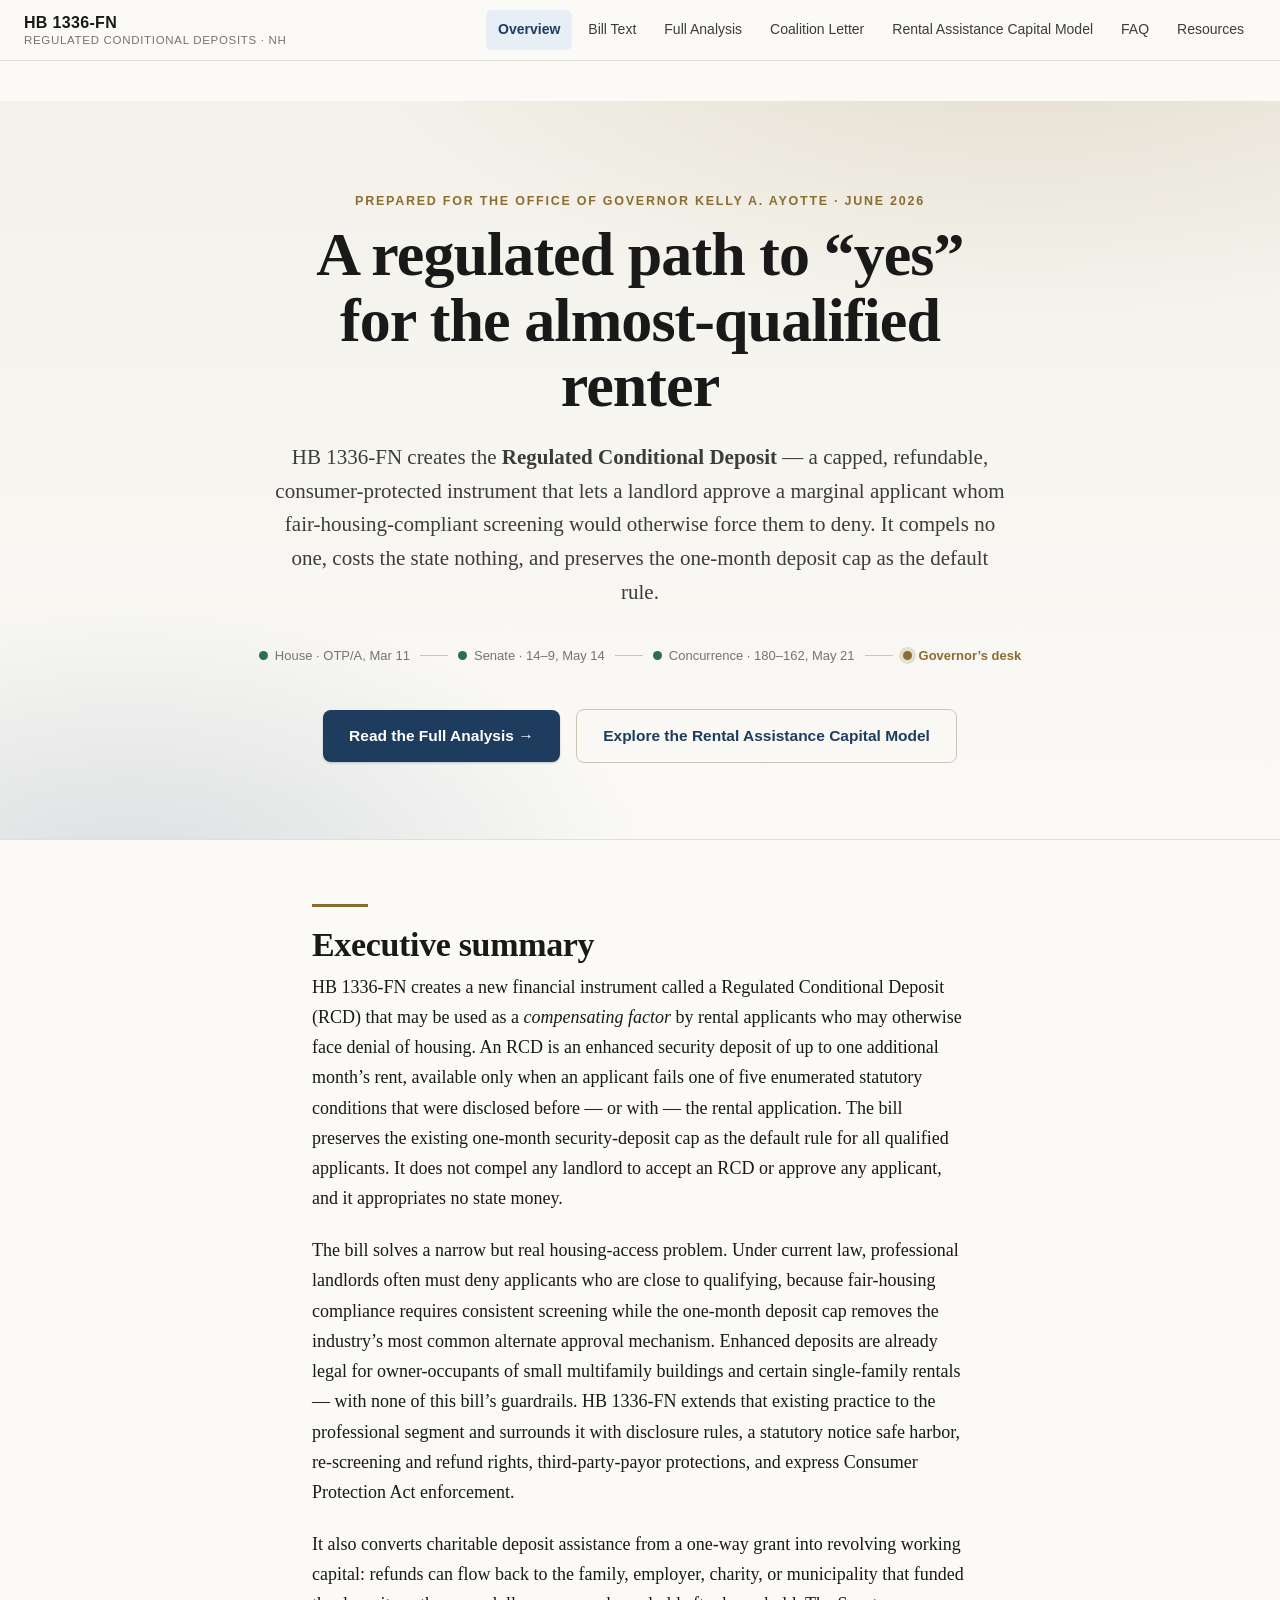
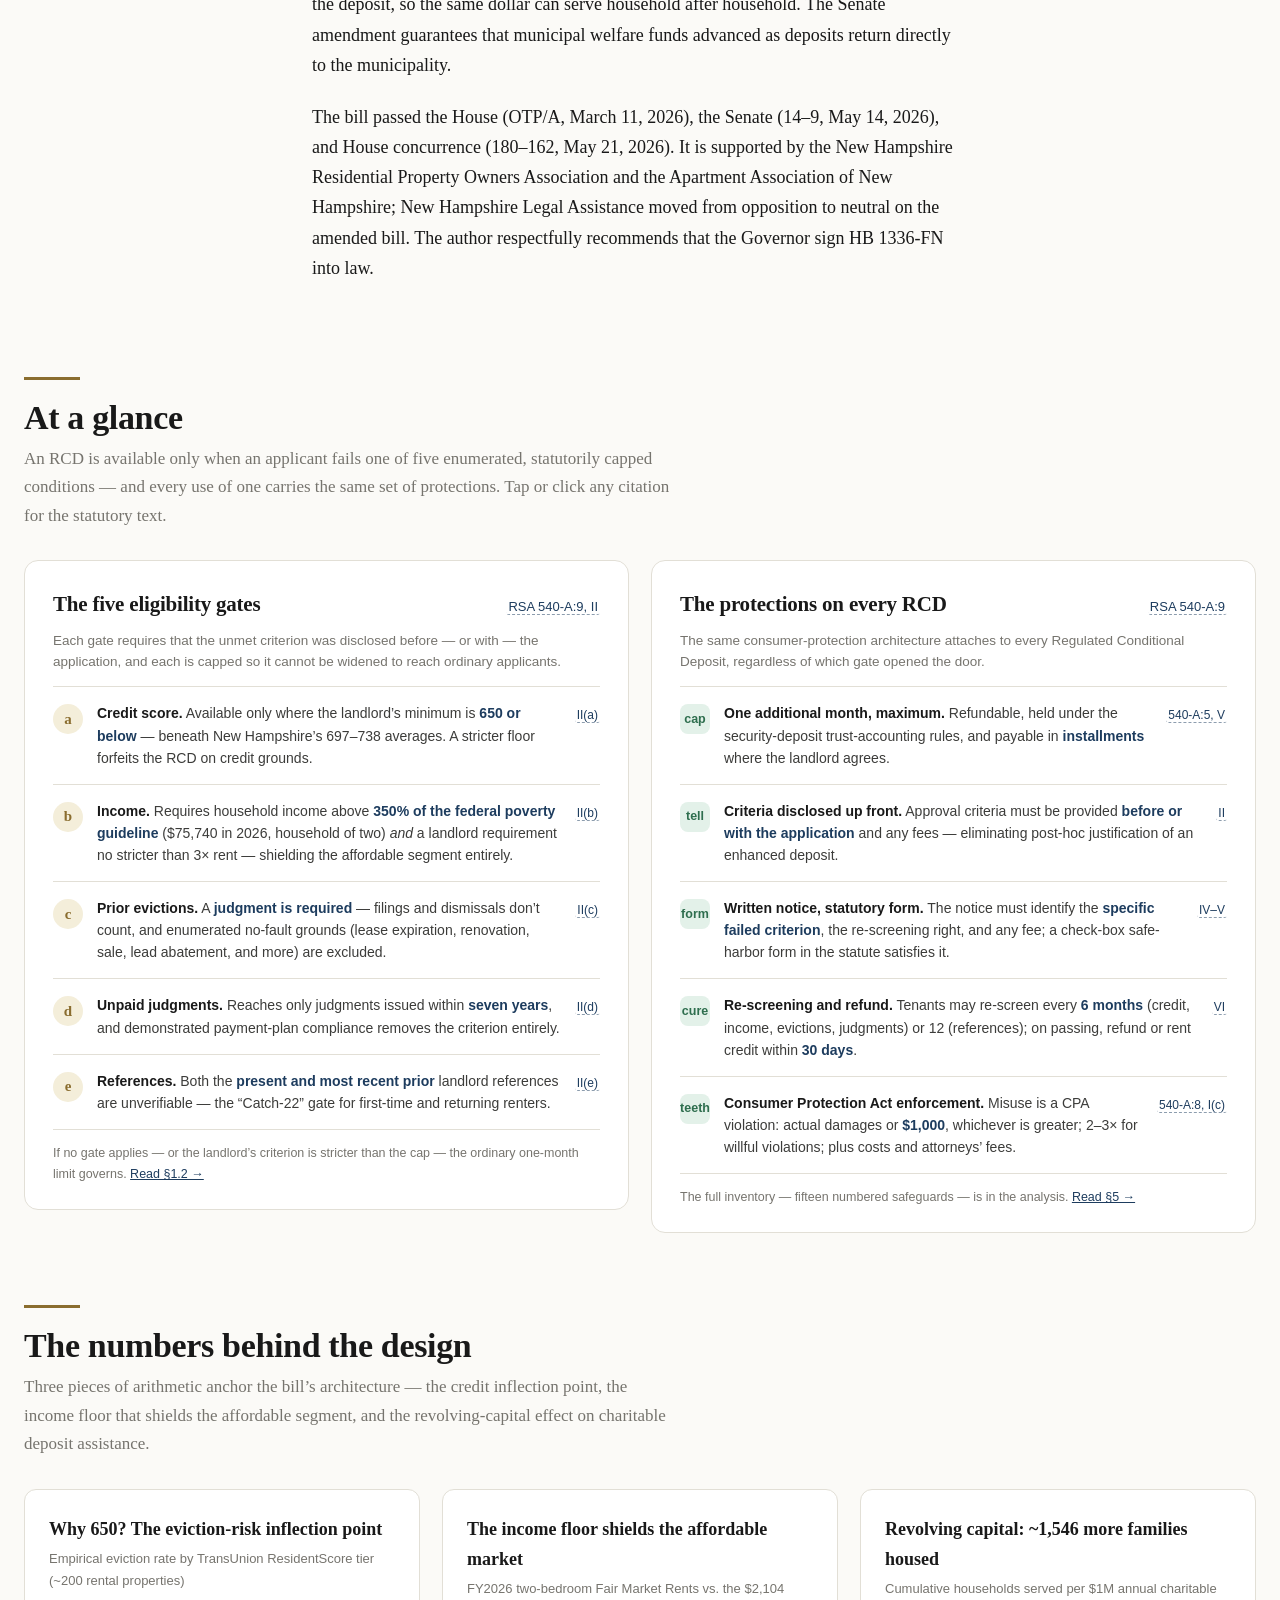
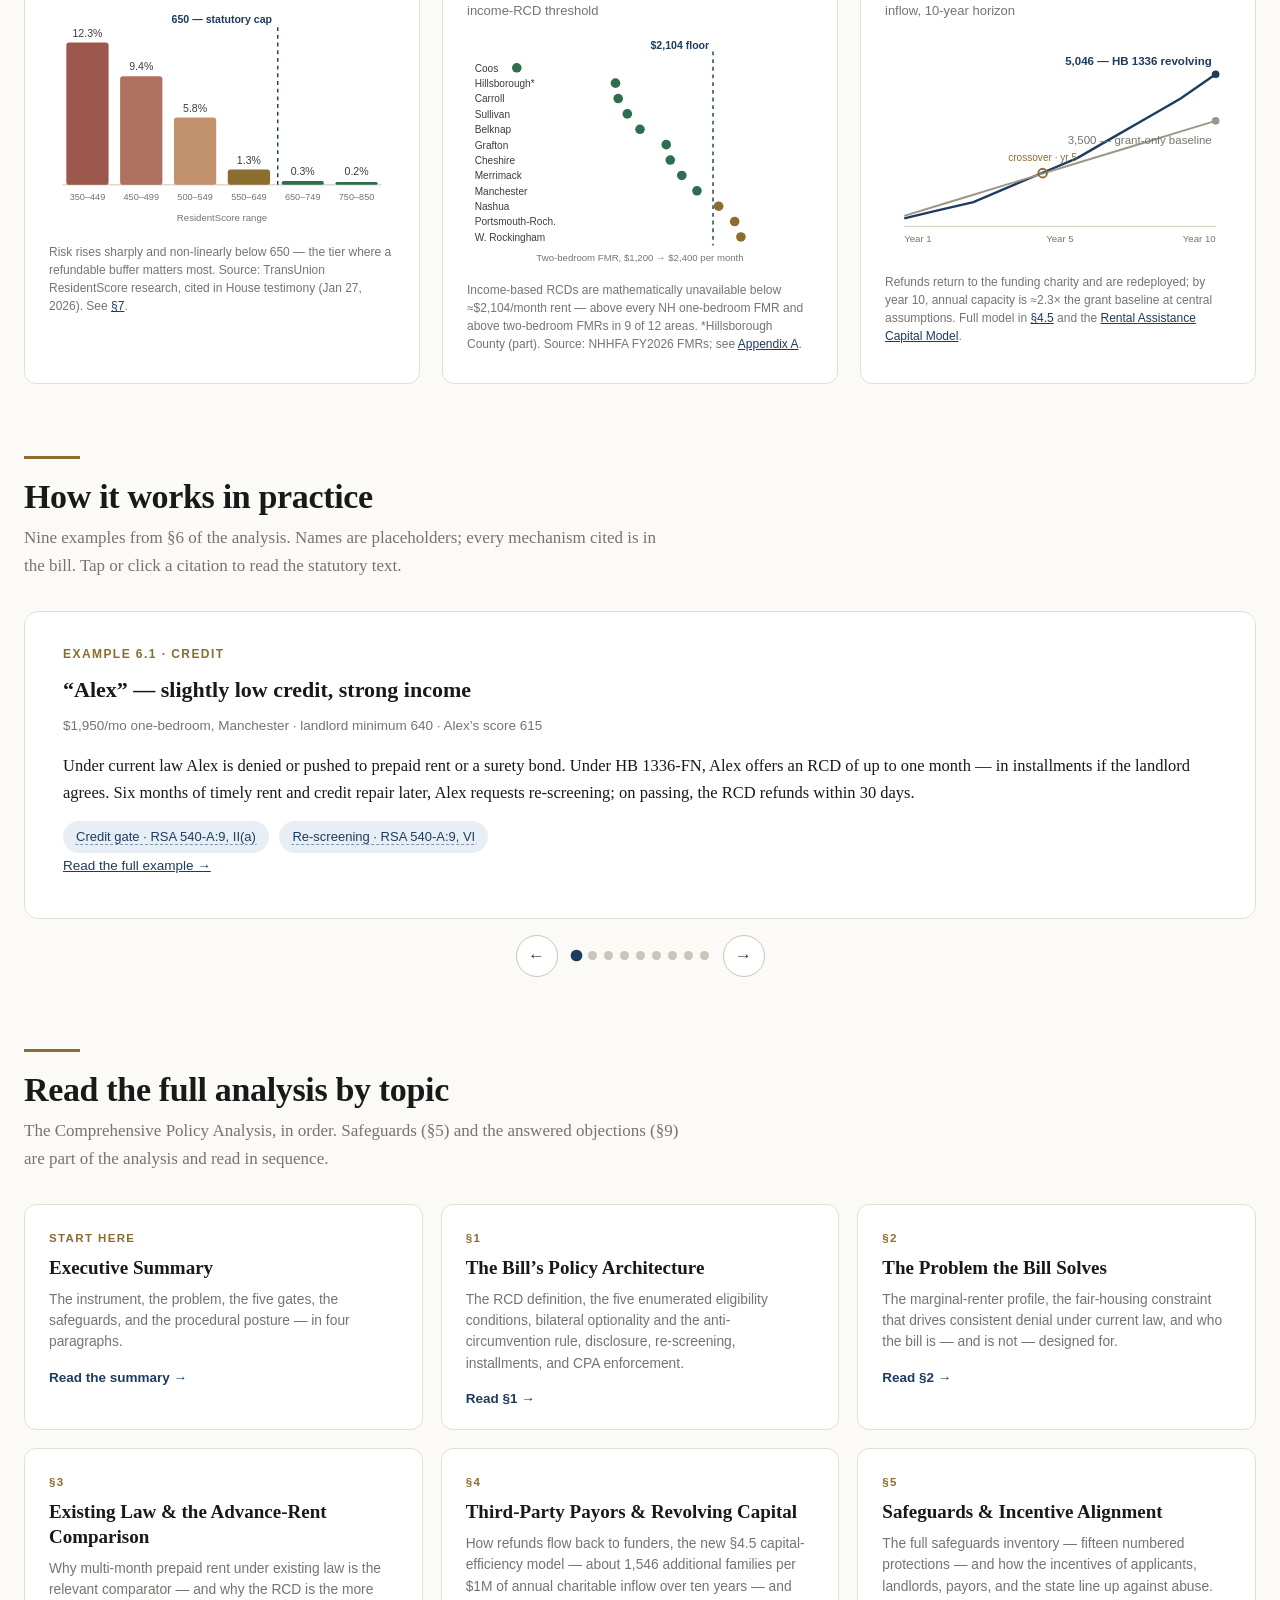
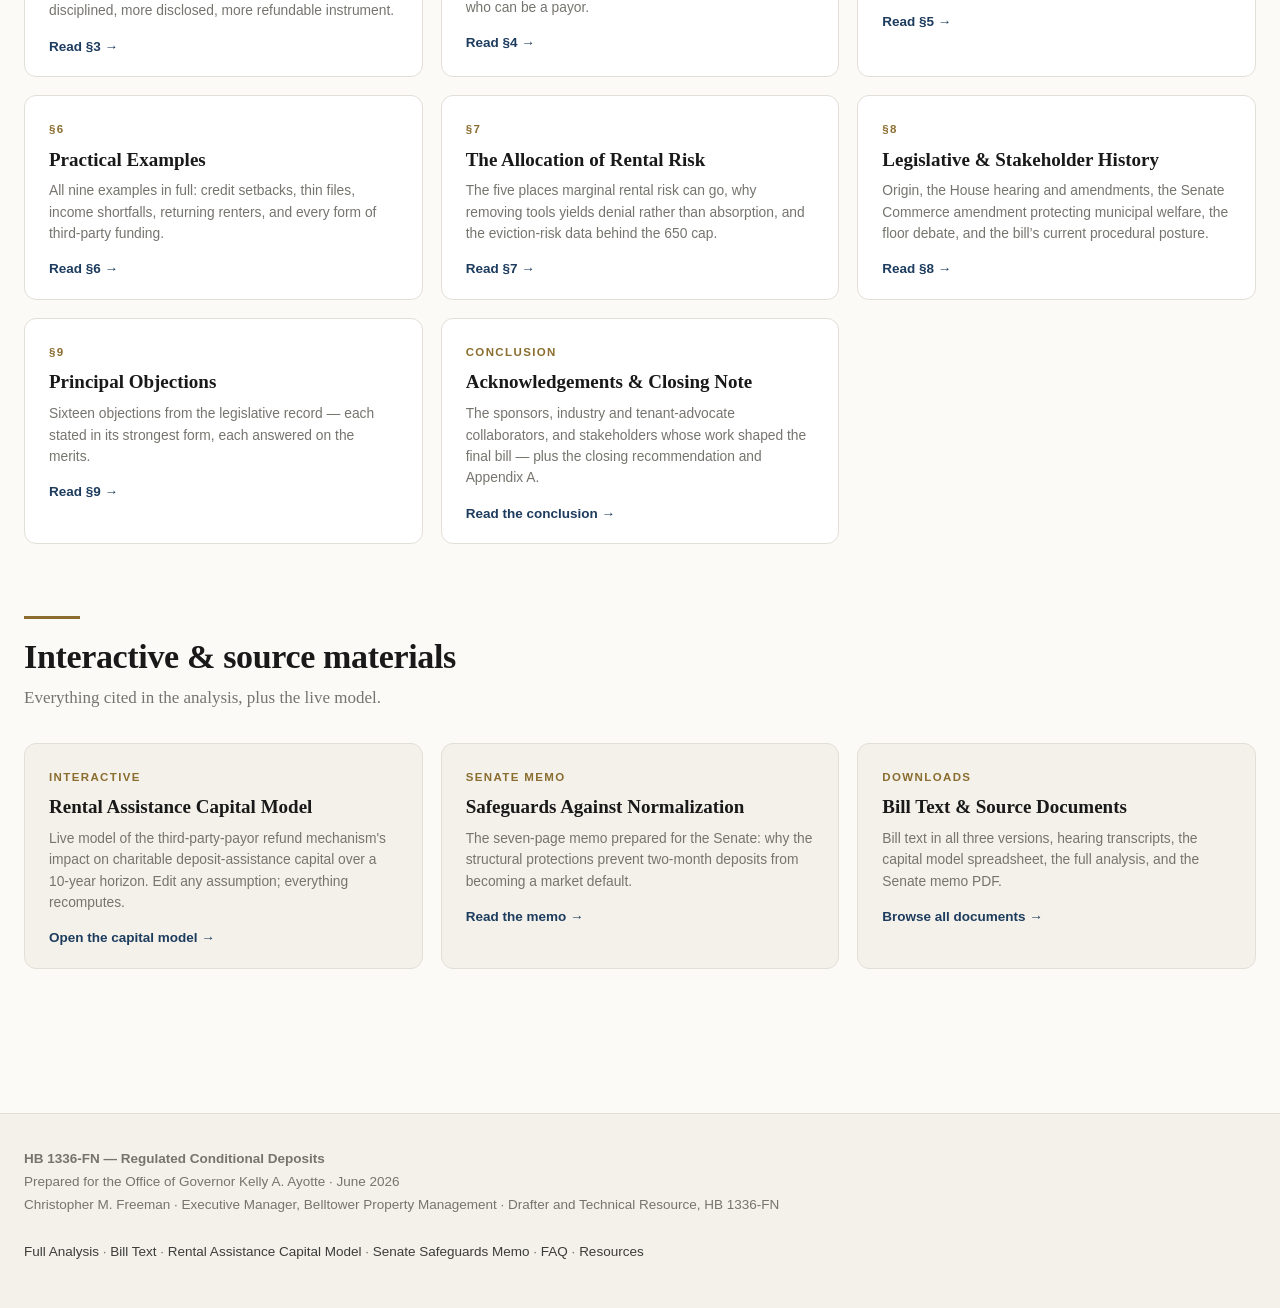
<file: index.html>
<!DOCTYPE html>
<html lang="en">
<head>
<meta charset="UTF-8">
<meta name="viewport" content="width=device-width, initial-scale=1.0">
<title>HB 1336-FN — Regulated Conditional Deposits</title>
<meta name="description" content="Comprehensive policy analysis of New Hampshire HB 1336-FN — Regulated Conditional Deposits — prepared for the Office of the Governor.">
<link rel="stylesheet" href="css/styles.css">
</head>
<body>

<header class="site-header">
  <div class="site-header-inner">
    <a class="site-title" href="index.html">
      HB 1336-FN
      <span class="sub">Regulated Conditional Deposits · NH</span>
    </a>
    <nav class="site-nav">
      <a href="index.html">Overview</a>
      <a href="billtext.html">Bill Text</a>
      <a href="analysis.html">Full Analysis</a>
      <a href="coalition-letter.html">Coalition Letter</a>
      <a href="calculator.html">Rental Assistance Capital Model</a>
      <a href="faq.html">FAQ</a>
      <a href="downloads.html">Resources</a>
    </nav>
  </div>
</header>

<main class="page">

<!-- ================= HERO ================= -->
<section class="hero">
  <p class="kicker reveal in">Prepared for the Office of Governor Kelly A. Ayotte · June 2026</p>
  <h1 class="reveal in reveal-d1">A regulated path to “yes” for the almost-qualified renter</h1>
  <p class="deck reveal in reveal-d2">
    HB 1336-FN creates the <strong>Regulated Conditional Deposit</strong> — a capped, refundable,
    consumer-protected instrument that lets a landlord approve a marginal applicant
    whom fair-housing-compliant screening would otherwise force them to deny.
    It compels no one, costs the state nothing, and preserves the one-month deposit cap as the default rule.
  </p>
  <div class="hero-status reveal in reveal-d3" aria-label="Bill status">
    <span class="step"><span class="dot"></span>House · OTP/A, Mar 11</span><span class="sep"></span>
    <span class="step"><span class="dot"></span>Senate · 14–9, May 14</span><span class="sep"></span>
    <span class="step"><span class="dot"></span>Concurrence · 180–162, May 21</span><span class="sep"></span>
    <span class="step pending"><span class="dot"></span>Governor’s desk</span>
  </div>
  <div class="reveal in reveal-d4">
    <a class="cta" href="analysis.html">Read the Full Analysis →</a>
    <a class="cta secondary" href="calculator.html">Explore the Rental Assistance Capital Model</a>
  </div>
</section>

<!-- ================= EXECUTIVE SUMMARY ================= -->
<section class="overview-section">
  <div class="exec-summary">
    <hr class="rule reveal">
    <h2 class="section-title reveal">Executive summary</h2>
    <p class="reveal">
      HB 1336-FN creates a new financial instrument called a Regulated Conditional Deposit (RCD) that may be
      used as a <em>compensating factor</em> by rental applicants who may otherwise face denial of housing.
      An RCD is an enhanced security deposit of up to one additional month’s rent, available only when an
      applicant fails one of five enumerated statutory conditions that were disclosed before — or with — the
      rental application. The bill preserves the existing one-month security-deposit cap as the default rule
      for all qualified applicants. It does not compel any landlord to accept an RCD or approve any applicant,
      and it appropriates no state money.
    </p>
    <p class="reveal">
      The bill solves a narrow but real housing-access problem. Under current law, professional landlords
      often must deny applicants who are close to qualifying, because fair-housing compliance requires
      consistent screening while the one-month deposit cap removes the industry’s most common alternate
      approval mechanism. Enhanced deposits are already legal for owner-occupants of small multifamily
      buildings and certain single-family rentals — with none of this bill’s guardrails. HB 1336-FN extends
      that existing practice to the professional segment and surrounds it with disclosure rules, a statutory
      notice safe harbor, re-screening and refund rights, third-party-payor protections, and express
      Consumer Protection Act enforcement.
    </p>
    <p class="reveal">
      It also converts charitable deposit assistance from a one-way grant into revolving working capital:
      refunds can flow back to the family, employer, charity, or municipality that funded the deposit, so the
      same dollar can serve household after household. The Senate amendment guarantees that municipal welfare
      funds advanced as deposits return directly to the municipality.
    </p>
    <p class="reveal">
      The bill passed the House (OTP/A, March 11, 2026), the Senate (14–9, May 14, 2026), and House concurrence
      (180–162, May 21, 2026). It is supported by the New Hampshire Residential Property Owners Association and
      the Apartment Association of New Hampshire; New Hampshire Legal Assistance moved from opposition to
      neutral on the amended bill. The author respectfully recommends that the Governor sign HB 1336-FN into law.
    </p>
  </div>
</section>

<!-- ================= AT A GLANCE ================= -->
<section class="overview-section">
  <hr class="rule reveal">
  <h2 class="section-title reveal">At a glance</h2>
  <p class="section-lede reveal">An RCD is available only when an applicant fails one of five enumerated, statutorily capped conditions — and every use of one carries the same set of protections. Tap or click any citation for the statutory text.</p>

  <div class="glance-grid">

    <div class="glance-panel reveal">
      <div class="glance-head">
        <h3>The five eligibility gates</h3>
        <span class="glance-cite"><a class="cite" data-statute="540-A:9" data-para="II" href="#">RSA 540-A:9, II</a></span>
      </div>
      <p class="glance-intro">Each gate requires that the unmet criterion was disclosed before — or with — the application, and each is capped so it cannot be widened to reach ordinary applicants.</p>
      <ul class="glance-rows">
        <li>
          <span class="g-badge">a</span>
          <div class="g-text"><strong>Credit score.</strong> Available only where the landlord’s minimum is <span class="g-key">650 or below</span> — beneath New Hampshire’s 697–738 averages. A stricter floor forfeits the RCD on credit grounds.</div>
          <span class="g-ref"><a class="cite" data-statute="540-A:9" data-para="II(a)" href="#">II(a)</a></span>
        </li>
        <li>
          <span class="g-badge">b</span>
          <div class="g-text"><strong>Income.</strong> Requires household income above <span class="g-key">350% of the federal poverty guideline</span> ($75,740 in 2026, household of two) <em>and</em> a landlord requirement no stricter than 3× rent — shielding the affordable segment entirely.</div>
          <span class="g-ref"><a class="cite" data-statute="540-A:9" data-para="II(b)" href="#">II(b)</a></span>
        </li>
        <li>
          <span class="g-badge">c</span>
          <div class="g-text"><strong>Prior evictions.</strong> A <span class="g-key">judgment is required</span> — filings and dismissals don’t count, and enumerated no-fault grounds (lease expiration, renovation, sale, lead abatement, and more) are excluded.</div>
          <span class="g-ref"><a class="cite" data-statute="540-A:9" data-para="II(c)" href="#">II(c)</a></span>
        </li>
        <li>
          <span class="g-badge">d</span>
          <div class="g-text"><strong>Unpaid judgments.</strong> Reaches only judgments issued within <span class="g-key">seven years</span>, and demonstrated payment-plan compliance removes the criterion entirely.</div>
          <span class="g-ref"><a class="cite" data-statute="540-A:9" data-para="II(d)" href="#">II(d)</a></span>
        </li>
        <li>
          <span class="g-badge">e</span>
          <div class="g-text"><strong>References.</strong> Both the <span class="g-key">present and most recent prior</span> landlord references are unverifiable — the “Catch-22” gate for first-time and returning renters.</div>
          <span class="g-ref"><a class="cite" data-statute="540-A:9" data-para="II(e)" href="#">II(e)</a></span>
        </li>
      </ul>
      <div class="glance-foot">If no gate applies — or the landlord’s criterion is stricter than the cap — the ordinary one-month limit governs. <a href="analysis.html#sec-1-2">Read §1.2 →</a></div>
    </div>

    <div class="glance-panel protections reveal reveal-d1">
      <div class="glance-head">
        <h3>The protections on every RCD</h3>
        <span class="glance-cite"><a class="cite" data-statute="540-A:9" data-para="" href="#">RSA 540-A:9</a></span>
      </div>
      <p class="glance-intro">The same consumer-protection architecture attaches to every Regulated Conditional Deposit, regardless of which gate opened the door.</p>
      <ul class="glance-rows">
        <li>
          <span class="g-badge">cap</span>
          <div class="g-text"><strong>One additional month, maximum.</strong> Refundable, held under the security-deposit trust-accounting rules, and payable in <span class="g-key">installments</span> where the landlord agrees.</div>
          <span class="g-ref"><a class="cite" data-statute="540-A:5" data-para="V" href="#">540-A:5, V</a></span>
        </li>
        <li>
          <span class="g-badge">tell</span>
          <div class="g-text"><strong>Criteria disclosed up front.</strong> Approval criteria must be provided <span class="g-key">before or with the application</span> and any fees — eliminating post-hoc justification of an enhanced deposit.</div>
          <span class="g-ref"><a class="cite" data-statute="540-A:9" data-para="II" href="#">II</a></span>
        </li>
        <li>
          <span class="g-badge">form</span>
          <div class="g-text"><strong>Written notice, statutory form.</strong> The notice must identify the <span class="g-key">specific failed criterion</span>, the re-screening right, and any fee; a check-box safe-harbor form in the statute satisfies it.</div>
          <span class="g-ref"><a class="cite" data-statute="540-A:9" data-para="IV" href="#">IV–V</a></span>
        </li>
        <li>
          <span class="g-badge">cure</span>
          <div class="g-text"><strong>Re-screening and refund.</strong> Tenants may re-screen every <span class="g-key">6 months</span> (credit, income, evictions, judgments) or 12 (references); on passing, refund or rent credit within <span class="g-key">30 days</span>.</div>
          <span class="g-ref"><a class="cite" data-statute="540-A:9" data-para="VI" href="#">VI</a></span>
        </li>
        <li>
          <span class="g-badge">teeth</span>
          <div class="g-text"><strong>Consumer Protection Act enforcement.</strong> Misuse is a CPA violation: actual damages or <span class="g-key">$1,000</span>, whichever is greater; 2–3× for willful violations; plus costs and attorneys’ fees.</div>
          <span class="g-ref"><a class="cite" data-statute="540-A:8" data-para="I(c)" href="#">540-A:8, I(c)</a></span>
        </li>
      </ul>
      <div class="glance-foot">The full inventory — fifteen numbered safeguards — is in the analysis. <a href="analysis.html#sec-5">Read §5 →</a></div>
    </div>

  </div>
</section>

<!-- ================= INFOGRAPHICS ================= -->
<section class="overview-section">
  <hr class="rule reveal">
  <h2 class="section-title reveal">The numbers behind the design</h2>
  <p class="section-lede reveal">Three pieces of arithmetic anchor the bill’s architecture — the credit inflection point, the income floor that shields the affordable segment, and the revolving-capital effect on charitable deposit assistance.</p>

  <div class="infographics">

    <!-- Chart 1: eviction risk by credit tier -->
    <div class="figure-card reveal">
      <h3>Why 650? The eviction-risk inflection point</h3>
      <p class="fig-sub">Empirical eviction rate by TransUnion ResidentScore tier (~200 rental properties)</p>
      <svg class="bar-anim" viewBox="0 0 360 232" role="img" aria-label="Bar chart of eviction rate by credit score tier, showing a sharp drop at 650">
        <line x1="14" y1="184" x2="346" y2="184" stroke="#c9c5b8" stroke-width="1"/>
        <rect class="bar" x="18"  y="36"  width="44" height="148" rx="3" fill="#8c3b2e" opacity=".85"/>
        <rect class="bar" x="74"  y="71"  width="44" height="113" rx="3" fill="#a05844" opacity=".85"/>
        <rect class="bar" x="130" y="114" width="44" height="70"  rx="3" fill="#b87f55" opacity=".85"/>
        <rect class="bar" x="186" y="168" width="44" height="16"  rx="3" fill="#8a6d2f"/>
        <rect class="bar" x="242" y="180" width="44" height="4"   rx="2" fill="#2e6e4e"/>
        <rect class="bar" x="298" y="181" width="44" height="3"   rx="2" fill="#2e6e4e"/>
        <line x1="238" y1="20" x2="238" y2="184" stroke="#1d3c5e" stroke-width="1.5" stroke-dasharray="4 4"/>
        <text x="232" y="16" font-size="11" font-weight="700" fill="#1d3c5e" text-anchor="end" font-family="sans-serif">650 — statutory cap</text>
        <text x="40"  y="30"  font-size="11" text-anchor="middle" fill="#3c3c3a" font-family="sans-serif">12.3%</text>
        <text x="96"  y="65"  font-size="11" text-anchor="middle" fill="#3c3c3a" font-family="sans-serif">9.4%</text>
        <text x="152" y="108" font-size="11" text-anchor="middle" fill="#3c3c3a" font-family="sans-serif">5.8%</text>
        <text x="208" y="162" font-size="11" text-anchor="middle" fill="#3c3c3a" font-family="sans-serif">1.3%</text>
        <text x="264" y="174" font-size="11" text-anchor="middle" fill="#3c3c3a" font-family="sans-serif">0.3%</text>
        <text x="320" y="174" font-size="11" text-anchor="middle" fill="#3c3c3a" font-family="sans-serif">0.2%</text>
        <text x="40"  y="200" font-size="9.5" text-anchor="middle" fill="#76746e" font-family="sans-serif">350–449</text>
        <text x="96"  y="200" font-size="9.5" text-anchor="middle" fill="#76746e" font-family="sans-serif">450–499</text>
        <text x="152" y="200" font-size="9.5" text-anchor="middle" fill="#76746e" font-family="sans-serif">500–549</text>
        <text x="208" y="200" font-size="9.5" text-anchor="middle" fill="#76746e" font-family="sans-serif">550–649</text>
        <text x="264" y="200" font-size="9.5" text-anchor="middle" fill="#76746e" font-family="sans-serif">650–749</text>
        <text x="320" y="200" font-size="9.5" text-anchor="middle" fill="#76746e" font-family="sans-serif">750–850</text>
        <text x="180" y="222" font-size="10" text-anchor="middle" fill="#76746e" font-family="sans-serif">ResidentScore range</text>
      </svg>
      <p class="fig-note">Risk rises sharply and non-linearly below 650 — the tier where a refundable buffer matters most. Source: TransUnion ResidentScore research, cited in House testimony (Jan 27, 2026). See <a href="analysis.html#sec-7">§7</a>.</p>
    </div>

    <!-- Chart 2: income floor dot plot -->
    <div class="figure-card reveal reveal-d1">
      <h3>The income floor shields the affordable market</h3>
      <p class="fig-sub">FY2026 two-bedroom Fair Market Rents vs. the $2,104 income-RCD threshold</p>
      <svg viewBox="0 0 360 240" role="img" aria-label="Dot plot of New Hampshire two-bedroom fair market rents against the $2,104 threshold; nine of twelve areas fall below it">
        <line x1="256" y1="14" x2="256" y2="216" stroke="#1d3c5e" stroke-width="1.5" stroke-dasharray="4 4"/>
        <text x="252" y="11" font-size="11" font-weight="700" fill="#1d3c5e" text-anchor="end" font-family="sans-serif">$2,104 floor</text>
        <g font-size="10.5" fill="#3c3c3a" font-family="sans-serif">
          <text x="8" y="35"  >Coos</text>           <circle cx="51.8"  cy="31"  r="5" fill="#2e6e4e"/>
          <text x="8" y="51"  >Hillsborough*</text>  <circle cx="154.5" cy="47"  r="5" fill="#2e6e4e"/>
          <text x="8" y="67"  >Carroll</text>        <circle cx="157.3" cy="63"  r="5" fill="#2e6e4e"/>
          <text x="8" y="83"  >Sullivan</text>       <circle cx="166.8" cy="79"  r="5" fill="#2e6e4e"/>
          <text x="8" y="99"  >Belknap</text>        <circle cx="180"   cy="95"  r="5" fill="#2e6e4e"/>
          <text x="8" y="115" >Grafton</text>        <circle cx="207.3" cy="111" r="5" fill="#2e6e4e"/>
          <text x="8" y="131" >Cheshire</text>       <circle cx="211.5" cy="127" r="5" fill="#2e6e4e"/>
          <text x="8" y="147" >Merrimack</text>      <circle cx="223.5" cy="143" r="5" fill="#2e6e4e"/>
          <text x="8" y="163" >Manchester</text>     <circle cx="239.3" cy="159" r="5" fill="#2e6e4e"/>
          <text x="8" y="179" >Nashua</text>         <circle cx="261.8" cy="175" r="5" fill="#8a6d2f"/>
          <text x="8" y="195" >Portsmouth-Roch.</text><circle cx="278.5" cy="191" r="5" fill="#8a6d2f"/>
          <text x="8" y="211" >W. Rockingham</text>  <circle cx="285"   cy="207" r="5" fill="#8a6d2f"/>
        </g>
        <text x="180" y="232" font-size="10" text-anchor="middle" fill="#76746e" font-family="sans-serif">Two-bedroom FMR, $1,200 → $2,400 per month</text>
      </svg>
      <p class="fig-note">Income-based RCDs are mathematically unavailable below ≈$2,104/month rent — above every NH one-bedroom FMR and above two-bedroom FMRs in 9 of 12 areas. *Hillsborough County (part). Source: NHHFA FY2026 FMRs; see <a href="analysis.html#sec-appendix-a">Appendix A</a>.</p>
    </div>

    <!-- Chart 3: revolving capital -->
    <div class="figure-card reveal reveal-d2">
      <h3>Revolving capital: ~1,546 more families housed</h3>
      <p class="fig-sub">Cumulative households served per $1M annual charitable inflow, 10-year horizon</p>
      <svg class="line-anim" viewBox="0 0 360 232" role="img" aria-label="Line chart comparing cumulative households served: revolving capital under HB 1336 versus a grant-only baseline">
        <line x1="20" y1="196" x2="344" y2="196" stroke="#c9c5b8" stroke-width="1"/>
        <path class="trace" d="M20,187.6 L56,179.1 L92,170.7 L128,155.4 L164,140.2 L200,125 L236,104.2 L272,83.5 L308,62.8 L344,37.7" fill="none" stroke="#1d3c5e" stroke-width="2.5"/>
        <path class="trace" d="M20,185 L56,174 L92,163.1 L128,152.1 L164,141.1 L200,130.1 L236,119.1 L272,108.2 L308,97.2 L344,86.2" fill="none" stroke="#9b9788" stroke-width="2" stroke-dasharray="5 5"/>
        <circle cx="344" cy="37.7" r="4" fill="#1d3c5e"/>
        <circle cx="344" cy="86.2" r="4" fill="#9b9788"/>
        <text x="340" y="28" font-size="12" font-weight="700" fill="#1d3c5e" text-anchor="end" font-family="sans-serif">5,046 — HB 1336 revolving</text>
        <text x="340" y="110" font-size="12" fill="#76746e" text-anchor="end" font-family="sans-serif">3,500 — grant-only baseline</text>
        <circle cx="164" cy="140.6" r="4.5" fill="none" stroke="#8a6d2f" stroke-width="2"/>
        <text x="164" y="128" font-size="10.5" fill="#8a6d2f" text-anchor="middle" font-family="sans-serif">crossover · yr 5</text>
        <text x="20"  y="212" font-size="10" fill="#76746e" font-family="sans-serif">Year 1</text>
        <text x="182" y="212" font-size="10" fill="#76746e" text-anchor="middle" font-family="sans-serif">Year 5</text>
        <text x="344" y="212" font-size="10" fill="#76746e" text-anchor="end" font-family="sans-serif">Year 10</text>
      </svg>
      <p class="fig-note">Refunds return to the funding charity and are redeployed; by year 10, annual capacity is ≈2.3× the grant baseline at central assumptions. Full model in <a href="analysis.html#sec-4-5">§4.5</a> and the <a href="calculator.html">Rental Assistance Capital Model</a>.</p>
    </div>

  </div>
</section>

<!-- ================= EXAMPLES CAROUSEL ================= -->
<section class="overview-section">
  <hr class="rule reveal">
  <h2 class="section-title reveal">How it works in practice</h2>
  <p class="section-lede reveal">Nine examples from §6 of the analysis. Names are placeholders; every mechanism cited is in the bill. Tap or click a citation to read the statutory text.</p>

  <div class="carousel reveal" aria-roledescription="carousel" aria-label="Practical examples">
    <div class="carousel-viewport">
      <div class="carousel-track">

        <div class="carousel-slide">
          <div class="eyebrow">Example 6.1 · Credit</div>
          <h3>“Alex” — slightly low credit, strong income</h3>
          <p class="tagline">$1,950/mo one-bedroom, Manchester · landlord minimum 640 · Alex’s score 615</p>
          <p>Under current law Alex is denied or pushed to prepaid rent or a surety bond. Under HB 1336-FN, Alex offers an RCD of up to one month — in installments if the landlord agrees. Six months of timely rent and credit repair later, Alex requests re-screening; on passing, the RCD refunds within 30 days.</p>
          <span class="mech"><a class="cite" data-statute="540-A:9" data-para="II(a)" href="#">Credit gate · RSA 540-A:9, II(a)</a></span>
          <span class="mech"><a class="cite" data-statute="540-A:9" data-para="VI" href="#">Re-screening · RSA 540-A:9, VI</a></span>
          <p class="more"><a href="analysis.html#sec-6-1">Read the full example →</a></p>
        </div>

        <div class="carousel-slide">
          <div class="eyebrow">Example 6.2 · References</div>
          <h3>“Brianna” — first-time renter, thin file</h3>
          <p class="tagline">$1,750/mo one-bedroom, Portsmouth · no score, no rental history · parent willing to help</p>
          <p>Brianna qualifies on the missing-references criterion. Her parent funds the RCD as a third-party payor, with written instructions that the refund returns to the parent. After twelve months of timely payment, the reference she lacked now exists — and the deposit flows back to her family.</p>
          <span class="mech"><a class="cite" data-statute="540-A:9" data-para="II(e)" href="#">References · RSA 540-A:9, II(e)</a></span>
          <span class="mech"><a class="cite" data-statute="540-A:7" data-para="I(b)" href="#">Third-party payor · RSA 540-A:7, I(b)</a></span>
          <p class="more"><a href="analysis.html#sec-6-2">Read the full example →</a></p>
        </div>

        <div class="carousel-slide">
          <div class="eyebrow">Example 6.3 · Income</div>
          <h3>“Carlos” — income just below the ratio</h3>
          <p class="tagline">$2,200/mo two-bedroom, Concord · needs $6,600/mo at 3× rent · earns $6,583</p>
          <p>Seventeen dollars a month short of the threshold, Carlos would simply be denied today. With his income above the 350% federal-poverty floor, he may offer an RCD on the income criterion — and recover it through re-screening when his income rises.</p>
          <span class="mech"><a class="cite" data-statute="540-A:9" data-para="II(b)" href="#">Income gate · RSA 540-A:9, II(b)</a></span>
          <p class="more"><a href="analysis.html#sec-6-3">Read the full example →</a></p>
        </div>

        <div class="carousel-slide">
          <div class="eyebrow">Example 6.4 · Returning renter</div>
          <h3>“Dana” — back to renting after homeownership</h3>
          <p class="tagline">$1,650/mo studio, Keene · sold her home 8 years ago · no recent landlord references</p>
          <p>Strong credit, comfortable income, no eviction history — and no way to verify references. The missing-references criterion gives Dana a path; after a year of timely payment, her new landlord is her reference and the RCD is refundable on request.</p>
          <span class="mech"><a class="cite" data-statute="540-A:9" data-para="II(e)" href="#">References · RSA 540-A:9, II(e)</a></span>
          <p class="more"><a href="analysis.html#sec-6-4">Read the full example →</a></p>
        </div>

        <div class="carousel-slide">
          <div class="eyebrow">Example 6.5 · Employer</div>
          <h3>“Eric” — relocating for a manufacturing job</h3>
          <p class="tagline">$1,800 RCD funded by his employer’s workforce-housing pool</p>
          <p>The employer funds new hires’ RCDs as a recyclable pool: refunds return after re-screening or move-out and fund the next hire. Eric pays first month, his deposit, and a small share; the pool covers the balance.</p>
          <span class="mech"><a class="cite" data-statute="540-A:7" data-para="I(b)" href="#">Third-party payor · RSA 540-A:7, I(b)</a></span>
          <p class="more"><a href="analysis.html#sec-6-5">Read the full example →</a></p>
        </div>

        <div class="carousel-slide">
          <div class="eyebrow">Example 6.6 · Charity</div>
          <h3>“Catherine” — exiting transitional housing</h3>
          <p class="tagline">Faith-based deposit-assistance fund, operating as revolving capital</p>
          <p>Under current law every grant permanently depletes the fund. Under HB 1336-FN the program funds Catherine’s RCD with written instructions that the refund return to the fund — capital that goes on to serve the next family.</p>
          <span class="mech"><a class="cite" data-statute="540-A:7" data-para="I(b)" href="#">Revolving refunds · RSA 540-A:7, I(b)</a></span>
          <p class="more"><a href="analysis.html#sec-6-6">Read the full example →</a></p>
        </div>

        <div class="carousel-slide">
          <div class="eyebrow">Example 6.7 · Municipality</div>
          <h3>“Grace” — assisted by town welfare</h3>
          <p class="tagline">Municipal welfare funds the standard deposit; Grace funds her own RCD in installments</p>
          <p>Under the Senate amendment, when the tenancy ends the refundable municipal deposit returns directly to the town — preserving the welfare budget — while Grace’s RCD returns to Grace.</p>
          <span class="mech"><a class="cite" data-statute="540-A:7" data-para="I(b)" href="#">Municipal safeguard · RSA 540-A:7, I(b)</a></span>
          <span class="mech"><a class="cite" data-statute="165" data-para="I" href="#">Municipal welfare · RSA 165</a></span>
          <p class="more"><a href="analysis.html#sec-6-7">Read the full example →</a></p>
        </div>

        <div class="carousel-slide">
          <div class="eyebrow">Example 6.8 · The off-ramp</div>
          <h3>“Henry” — cures his criterion, gets refunded</h3>
          <p class="tagline">Entered at 605 against a 630 minimum · twelve months later his score is 660</p>
          <p>Henry requests re-screening at his own expense (at cost, disclosed up front). The landlord verifies he now meets the standard criterion and must refund or credit the RCD within 30 days. Henry finishes the lease as a standard one-month-deposit tenant.</p>
          <span class="mech"><a class="cite" data-statute="540-A:9" data-para="VI" href="#">Refund right · RSA 540-A:9, VI</a></span>
          <p class="more"><a href="analysis.html#sec-6-8">Read the full example →</a></p>
        </div>

        <div class="carousel-slide">
          <div class="eyebrow">Example 6.9 · Blended funding</div>
          <h3>“Imani” — savings, an aunt, and a community fund</h3>
          <p class="tagline">Three sources fund one RCD, each with written refund instructions</p>
          <p>The bill’s sequencing rule protects the helpers: move-out deductions come first from Imani’s own funds, only then from third-party money. A clean tenancy returns each contribution to its source, in proportion.</p>
          <span class="mech"><a class="cite" data-statute="540-A:7" data-para="I(b)" href="#">Deduction sequencing · RSA 540-A:7, I(b)</a></span>
          <p class="more"><a href="analysis.html#sec-6-9">Read the full example →</a></p>
        </div>

      </div>
    </div>
    <div class="carousel-controls">
      <button class="carousel-btn" data-prev aria-label="Previous example">←</button>
      <div class="carousel-dots" role="tablist"></div>
      <button class="carousel-btn" data-next aria-label="Next example">→</button>
    </div>
  </div>
</section>

<!-- ================= TOPIC INDEX ================= -->
<section class="overview-section">
  <hr class="rule reveal">
  <h2 class="section-title reveal">Read the full analysis by topic</h2>
  <p class="section-lede reveal">The Comprehensive Policy Analysis, in order. Safeguards (§5) and the answered objections (§9) are part of the analysis and read in sequence.</p>

  <div class="cards">

    <a class="card reveal" href="analysis.html#sec-exec">
      <div class="card-eyebrow">Start here</div>
      <h3>Executive Summary</h3>
      <p>The instrument, the problem, the five gates, the safeguards, and the procedural posture — in four paragraphs.</p>
      <div class="arrow">Read the summary →</div>
    </a>

    <a class="card reveal" href="analysis.html#sec-1">
      <div class="card-eyebrow">§1</div>
      <h3>The Bill’s Policy Architecture</h3>
      <p>The RCD definition, the five enumerated eligibility conditions, bilateral optionality and the anti-circumvention rule, disclosure, re-screening, installments, and CPA enforcement.</p>
      <div class="arrow">Read §1 →</div>
    </a>

    <a class="card reveal" href="analysis.html#sec-2">
      <div class="card-eyebrow">§2</div>
      <h3>The Problem the Bill Solves</h3>
      <p>The marginal-renter profile, the fair-housing constraint that drives consistent denial under current law, and who the bill is — and is not — designed for.</p>
      <div class="arrow">Read §2 →</div>
    </a>

    <a class="card reveal" href="analysis.html#sec-3">
      <div class="card-eyebrow">§3</div>
      <h3>Existing Law &amp; the Advance-Rent Comparison</h3>
      <p>Why multi-month prepaid rent under existing law is the relevant comparator — and why the RCD is the more disciplined, more disclosed, more refundable instrument.</p>
      <div class="arrow">Read §3 →</div>
    </a>

    <a class="card reveal" href="analysis.html#sec-4">
      <div class="card-eyebrow">§4</div>
      <h3>Third-Party Payors &amp; Revolving Capital</h3>
      <p>How refunds flow back to funders, the new §4.5 capital-efficiency model — about 1,546 additional families per $1M of annual charitable inflow over ten years — and who can be a payor.</p>
      <div class="arrow">Read §4 →</div>
    </a>

    <a class="card reveal" href="analysis.html#sec-5">
      <div class="card-eyebrow">§5</div>
      <h3>Safeguards &amp; Incentive Alignment</h3>
      <p>The full safeguards inventory — fifteen numbered protections — and how the incentives of applicants, landlords, payors, and the state line up against abuse.</p>
      <div class="arrow">Read §5 →</div>
    </a>

    <a class="card reveal" href="analysis.html#sec-6">
      <div class="card-eyebrow">§6</div>
      <h3>Practical Examples</h3>
      <p>All nine examples in full: credit setbacks, thin files, income shortfalls, returning renters, and every form of third-party funding.</p>
      <div class="arrow">Read §6 →</div>
    </a>

    <a class="card reveal" href="analysis.html#sec-7">
      <div class="card-eyebrow">§7</div>
      <h3>The Allocation of Rental Risk</h3>
      <p>The five places marginal rental risk can go, why removing tools yields denial rather than absorption, and the eviction-risk data behind the 650 cap.</p>
      <div class="arrow">Read §7 →</div>
    </a>

    <a class="card reveal" href="analysis.html#sec-8">
      <div class="card-eyebrow">§8</div>
      <h3>Legislative &amp; Stakeholder History</h3>
      <p>Origin, the House hearing and amendments, the Senate Commerce amendment protecting municipal welfare, the floor debate, and the bill’s current procedural posture.</p>
      <div class="arrow">Read §8 →</div>
    </a>

    <a class="card reveal" href="analysis.html#sec-9">
      <div class="card-eyebrow">§9</div>
      <h3>Principal Objections</h3>
      <p>Sixteen objections from the legislative record — each stated in its strongest form, each answered on the merits.</p>
      <div class="arrow">Read §9 →</div>
    </a>

    <a class="card reveal" href="analysis.html#sec-ack">
      <div class="card-eyebrow">Conclusion</div>
      <h3>Acknowledgements &amp; Closing Note</h3>
      <p>The sponsors, industry and tenant-advocate collaborators, and stakeholders whose work shaped the final bill — plus the closing recommendation and Appendix A.</p>
      <div class="arrow">Read the conclusion →</div>
    </a>

  </div>
</section>

<!-- ================= RESOURCES ================= -->
<section class="overview-section">
  <hr class="rule reveal">
  <h2 class="section-title reveal">Interactive &amp; source materials</h2>
  <p class="section-lede reveal">Everything cited in the analysis, plus the live model.</p>

  <div class="cards">
    <a class="card resource reveal" href="calculator.html">
      <div class="card-eyebrow">Interactive</div>
      <h3>Rental Assistance Capital Model</h3>
      <p>Live model of the third-party-payor refund mechanism's impact on charitable deposit-assistance capital over a 10-year horizon. Edit any assumption; everything recomputes.</p>
      <div class="arrow">Open the capital model →</div>
    </a>

    <a class="card resource reveal" href="safeguards.html">
      <div class="card-eyebrow">Senate memo</div>
      <h3>Safeguards Against Normalization</h3>
      <p>The seven-page memo prepared for the Senate: why the structural protections prevent two-month deposits from becoming a market default.</p>
      <div class="arrow">Read the memo →</div>
    </a>

    <a class="card resource reveal" href="downloads.html">
      <div class="card-eyebrow">Downloads</div>
      <h3>Bill Text &amp; Source Documents</h3>
      <p>Bill text in all three versions, hearing transcripts, the capital model spreadsheet, the full analysis, and the Senate memo PDF.</p>
      <div class="arrow">Browse all documents →</div>
    </a>
  </div>
</section>

</main>

<footer class="site-footer">
  <div class="site-footer-inner">
    <div>
      <strong>HB 1336-FN — Regulated Conditional Deposits</strong><br>
      Prepared for the Office of Governor Kelly A. Ayotte · June 2026<br>
      Christopher M. Freeman · Executive Manager, Belltower Property Management · Drafter and Technical Resource, HB 1336-FN
    </div>
    <div>
      <a href="analysis.html">Full Analysis</a> ·
      <a href="billtext.html">Bill Text</a> ·
      <a href="calculator.html">Rental Assistance Capital Model</a> ·
      <a href="safeguards.html">Senate Safeguards Memo</a> ·
      <a href="faq.html">FAQ</a> ·
      <a href="downloads.html">Resources</a>
    </div>
  </div>
</footer>

<script src="js/statutes.js"></script>
<script src="js/app.js"></script>
</body>
</html>
</file>
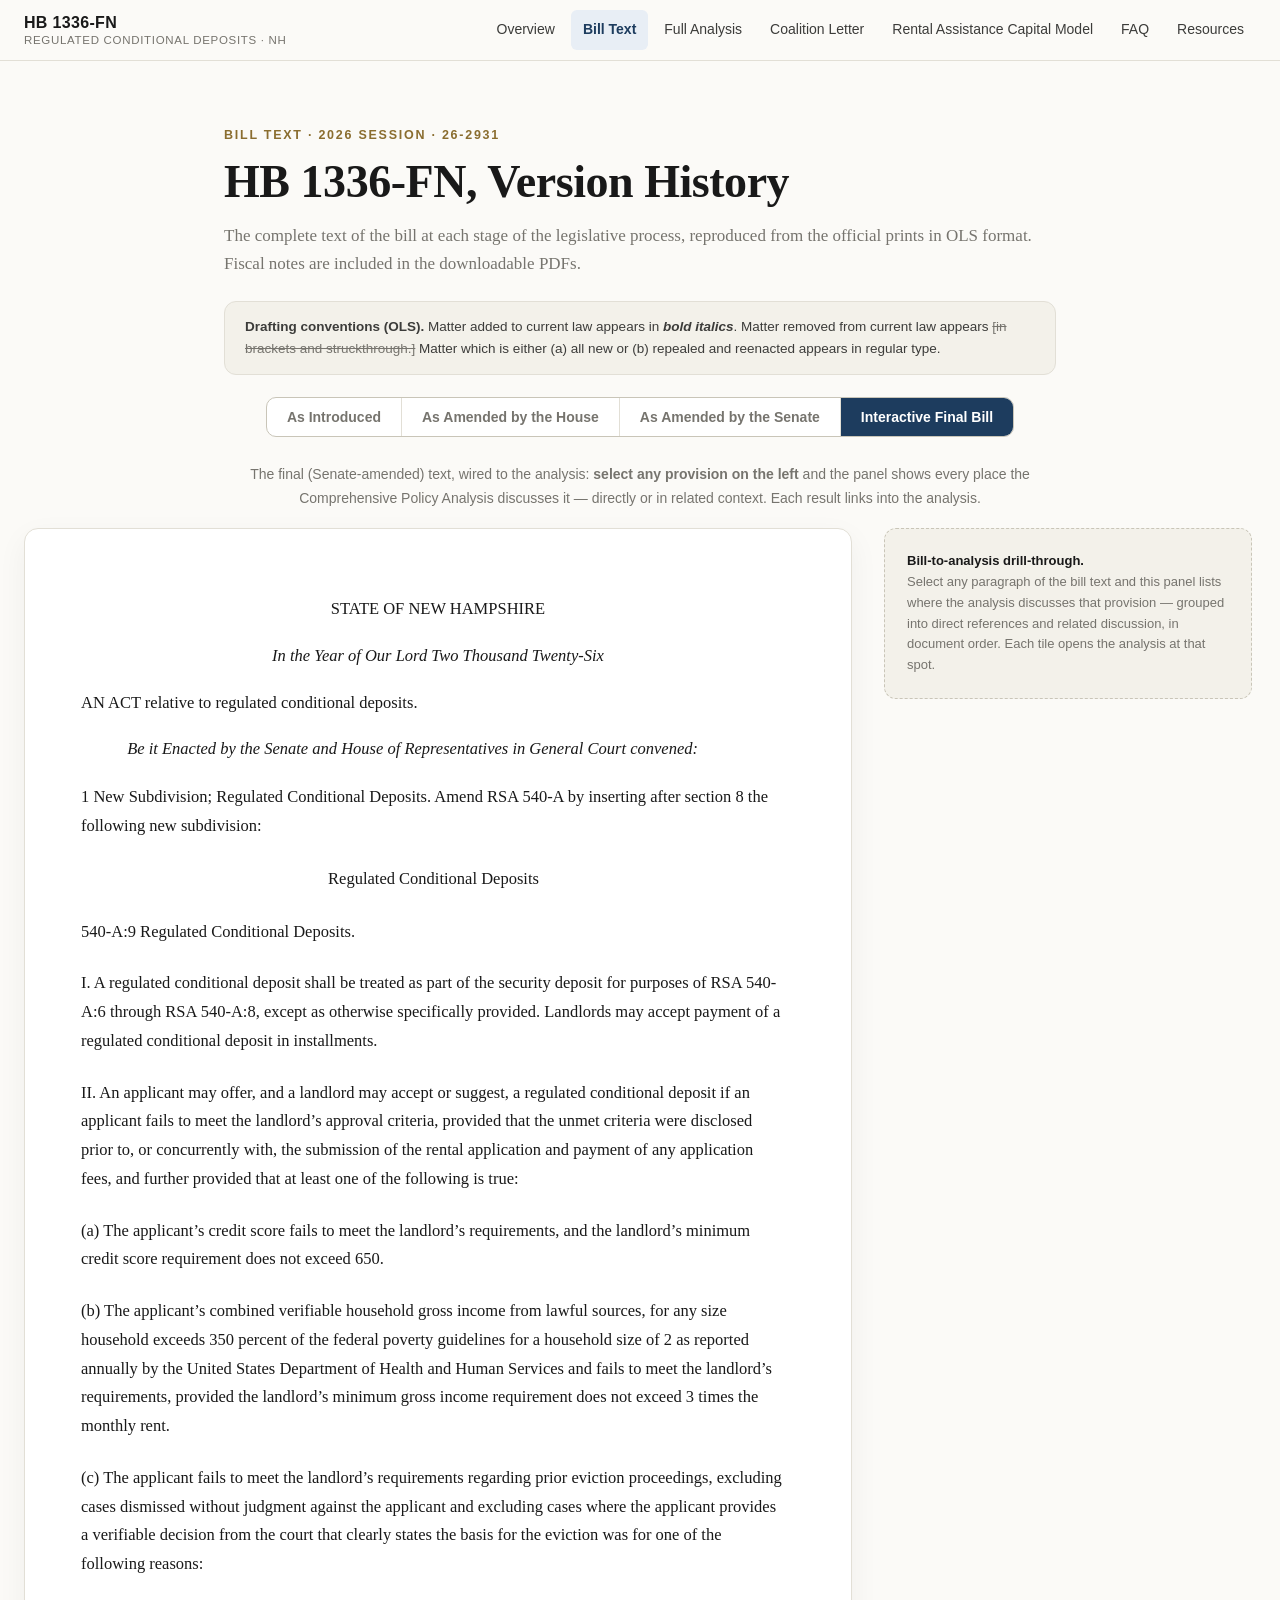
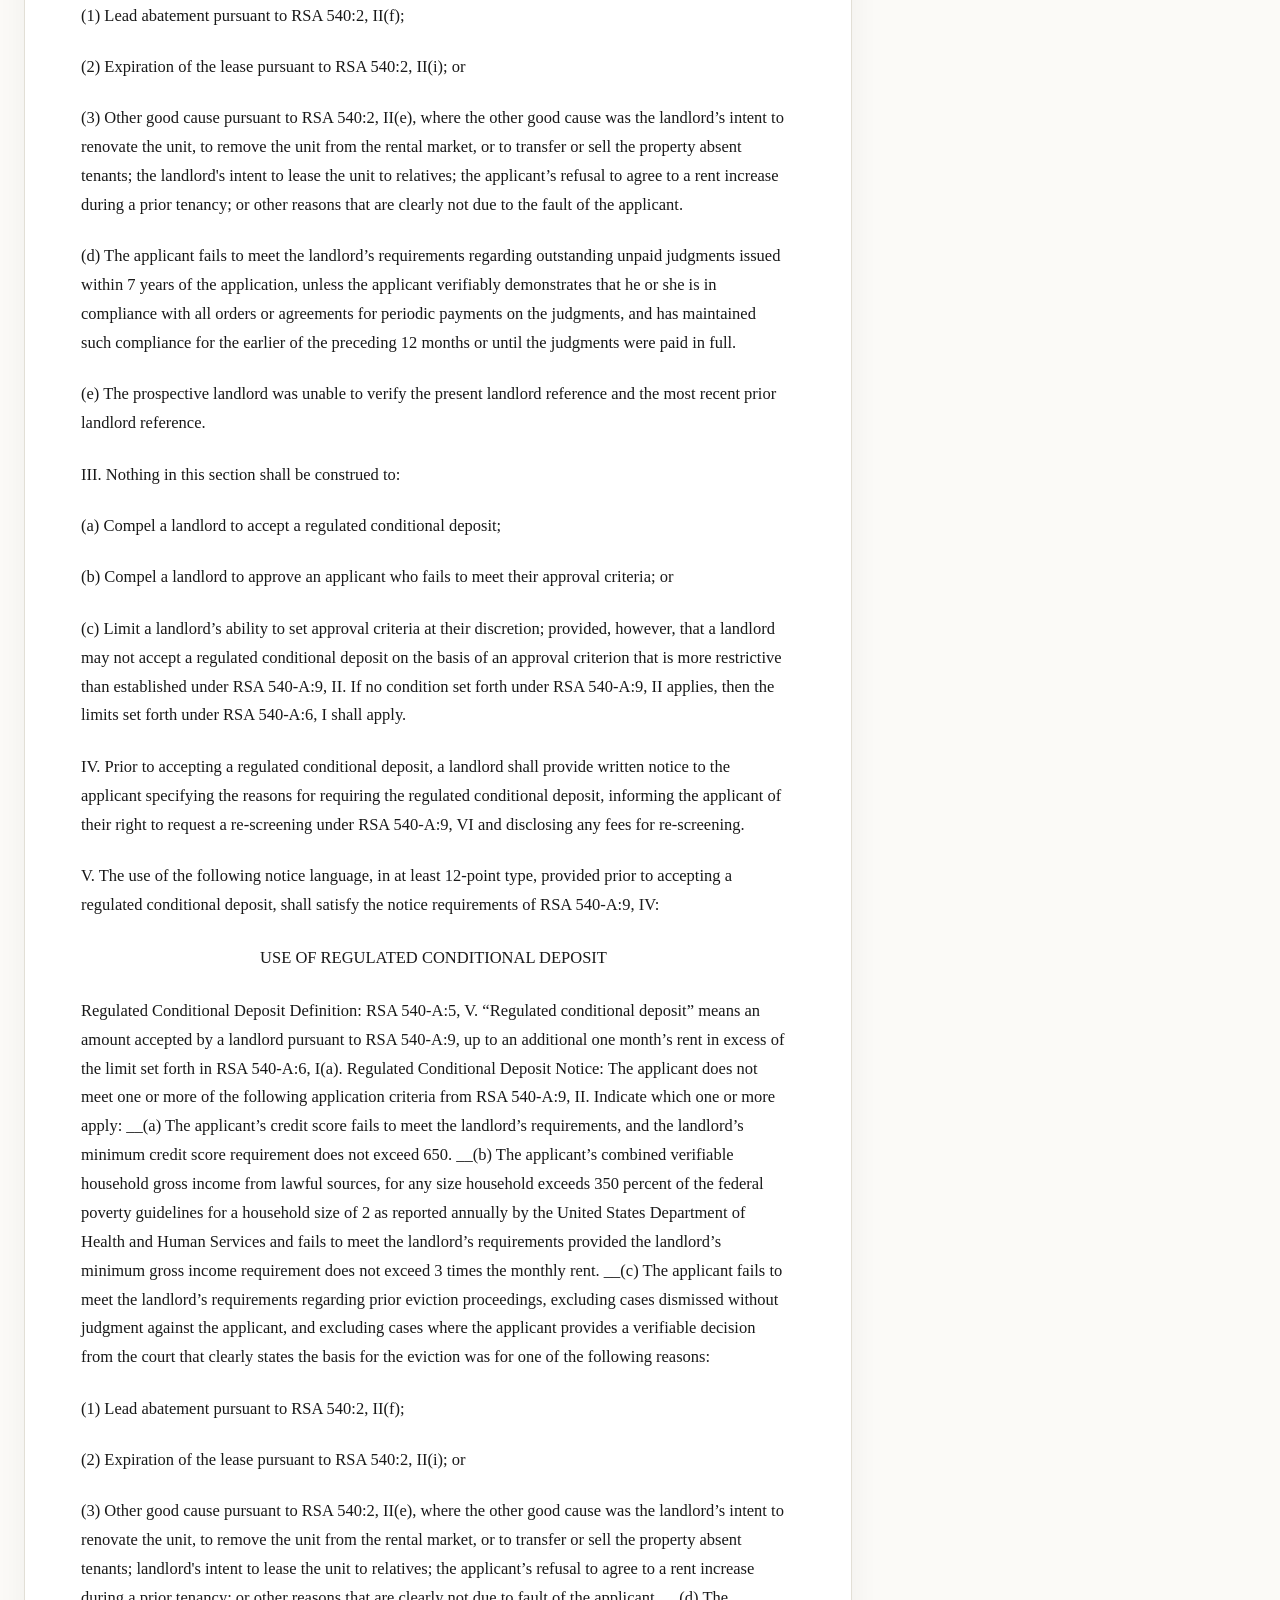
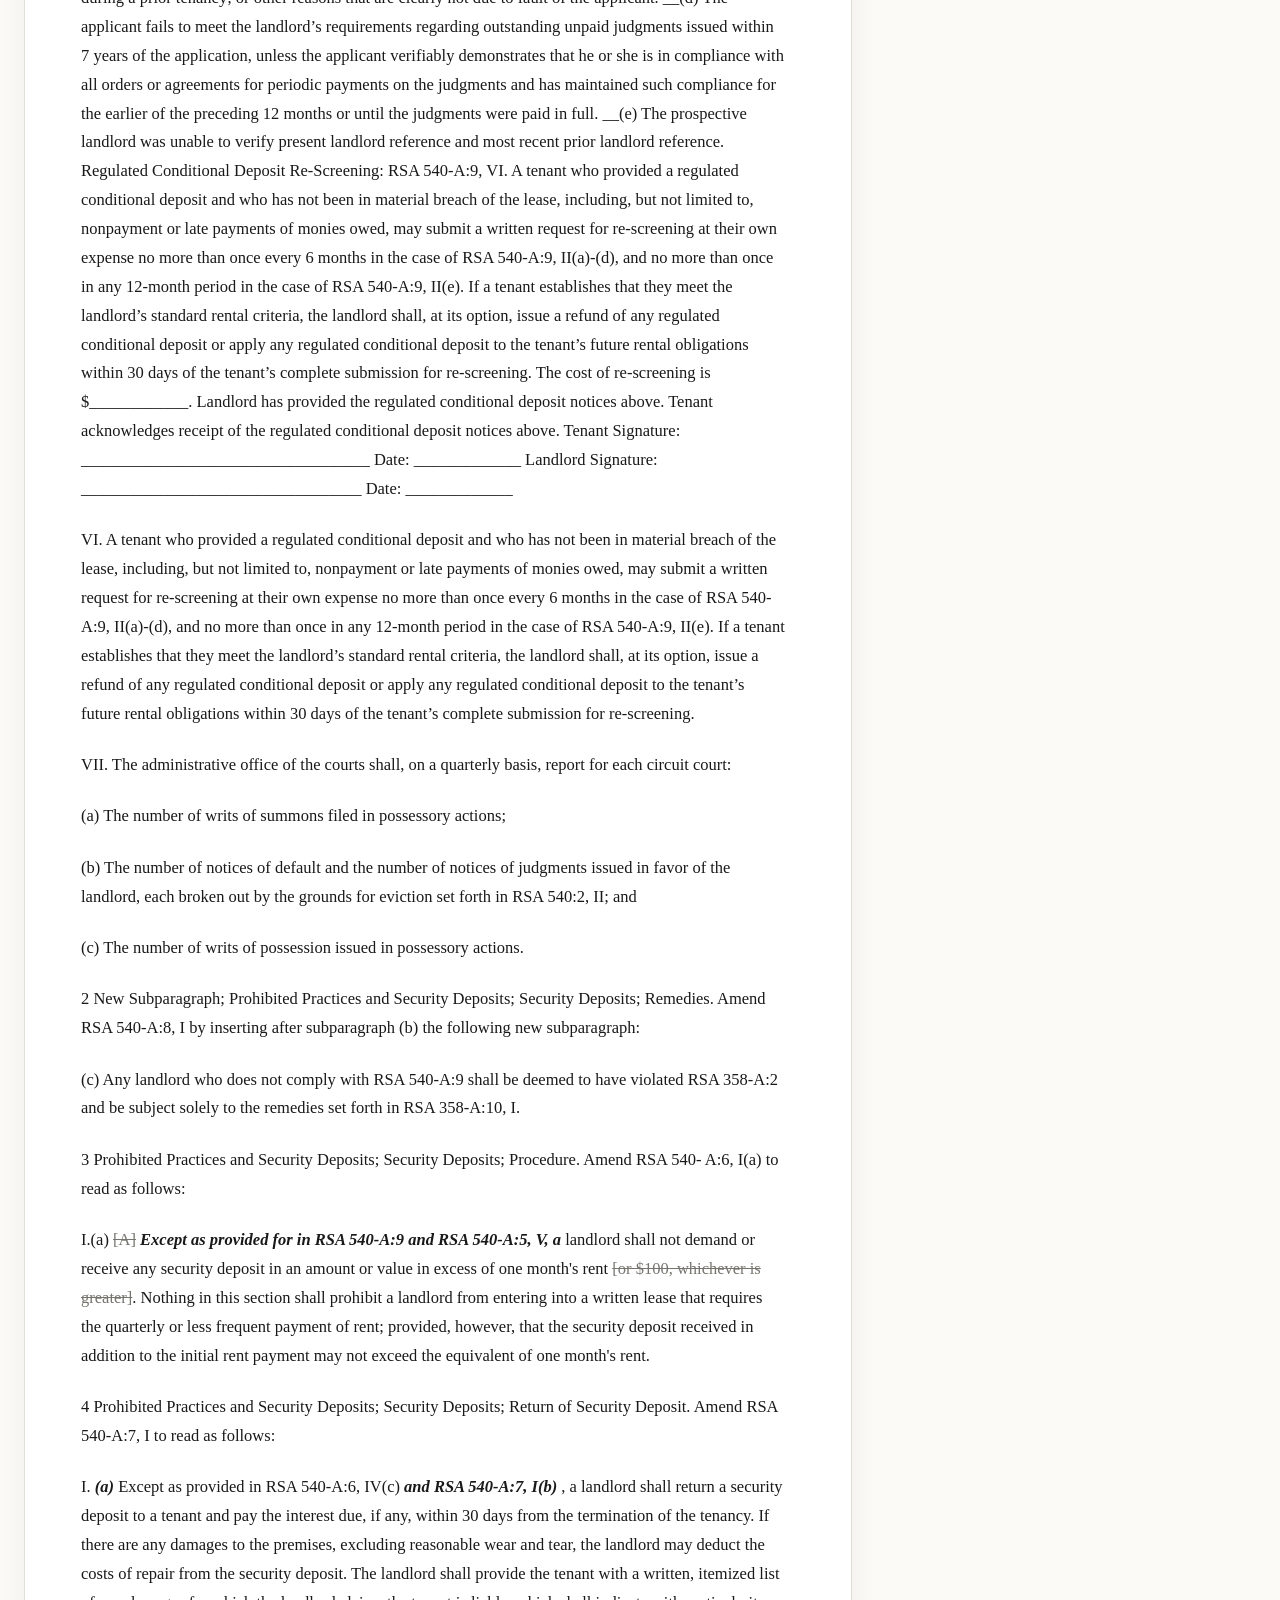
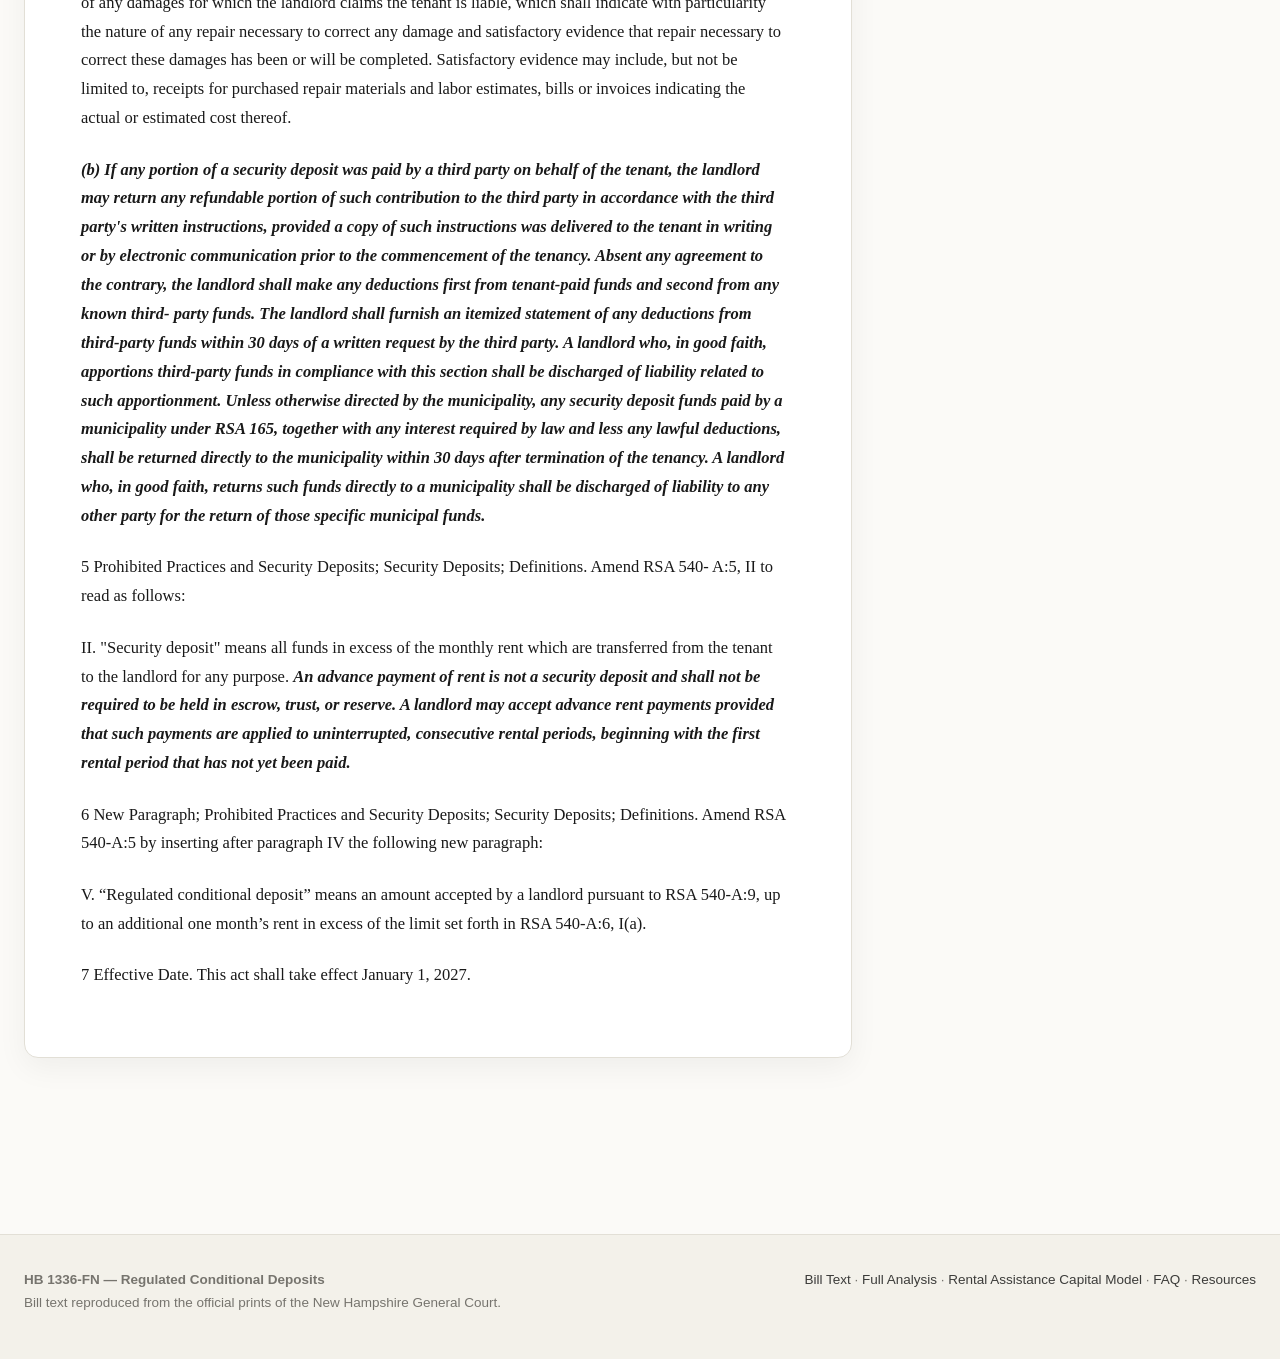
<file: billtext.html>
<!DOCTYPE html>
<html lang="en">
<head>
<meta charset="UTF-8">
<meta name="viewport" content="width=device-width, initial-scale=1.0">
<title>Bill Text · HB 1336-FN</title>
<meta name="description" content="The full text of New Hampshire HB 1336-FN in all three versions — as introduced, as amended by the House, and as amended by the Senate — in OLS format.">
<link rel="stylesheet" href="css/styles.css">
</head>
<body>

<header class="site-header">
  <div class="site-header-inner">
    <a class="site-title" href="index.html">
      HB 1336-FN
      <span class="sub">Regulated Conditional Deposits · NH</span>
    </a>
    <nav class="site-nav">
      <a href="index.html">Overview</a>
      <a href="billtext.html">Bill Text</a>
      <a href="analysis.html">Full Analysis</a>
      <a href="coalition-letter.html">Coalition Letter</a>
      <a href="calculator.html">Rental Assistance Capital Model</a>
      <a href="faq.html">FAQ</a>
      <a href="downloads.html">Resources</a>
    </nav>
  </div>
</header>

<main class="page">

  <div class="page-header">
    <p class="kicker">Bill Text · 2026 Session · 26-2931</p>
    <h1>HB 1336-FN, Version History</h1>
    <p class="subtitle">
      The complete text of the bill at each stage of the legislative process, reproduced from the
      official prints in OLS format. Fiscal notes are included in the downloadable PDFs.
    </p>
  </div>

  <div class="ols-note reveal">
    <strong>Drafting conventions (OLS).</strong>
    Matter added to current law appears in <b><i>bold italics</i></b>.
    Matter removed from current law appears <del>[in brackets and struckthrough.]</del>
    Matter which is either (a) all new or (b) repealed and reenacted appears in regular type.
  </div>

  <div class="bill-tabs-row reveal">
    <div class="bill-tabs" role="tablist" aria-label="Bill version">
<button type="button" class="bill-tab" data-bill="intro">As Introduced</button><button type="button" class="bill-tab" data-bill="house">As Amended by the House</button><button type="button" class="bill-tab" data-bill="senate">As Amended by the Senate</button><button type="button" class="bill-tab on" data-bill="interactive">Interactive Final Bill</button>
    </div>
  </div>

<div class="bill-pane hidden" id="bill-intro">
  <div class="bill-meta reveal">
    <p class="bill-desc">2026 Session, LSR 26-2931 — the bill as filed: a two-month deposit exception with disclosure and re-screening, before committee refinement.</p>
    <p class="bill-dl"><a href="downloads/HB1336_BillText_As_Introduced.pdf" download>Download the official PDF print →</a></p>
  </div>
  <div class="bill-doc reveal">
<div class="bill-cover">
  <p class="bt-center"><b>HB 1336-FN — AS INTRODUCED</b></p>
  <p class="bt-center">2026 SESSION · 26-2931</p>
  <p><strong>HOUSE BILL</strong> <b><i>1336-FN</i></b></p>
  <p><strong>AN ACT</strong> allowing exceptions to the cap on residential security deposits for applicants not meeting standard approval criteria.</p>
  <p><strong>SPONSORS:</strong> Rep. Alexander Jr., Hills. 29; Rep. A. Murray, Hills. 20; Rep. Osborne, Rock. 2; Rep. Miles, Hills. 12; Rep. S. Minor, Belk. 5; Rep. Reinfurt, Hills. 29</p>
  <p><strong>COMMITTEE:</strong> Housing</p>
  <p class="bt-center" style="margin-top:14px;">ANALYSIS</p>
  <p>This bill allows landlords to require a security deposit of up to 2 months’ rent from applicants who do not meet specified approval criteria, establishes disclosure and re-screening requirements, and clarifies conditions under which the higher deposit may be removed or refunded.</p>
</div>
<p class="bt-center">STATE OF NEW HAMPSHIRE</p>
<p class="bt-center"><i>In the Year of Our Lord Two Thousand Twenty-Six</i></p>
<p class="bt-ind0">AN ACT allowing exceptions to the cap on residential security deposits for applicants not</p>
<p class="bt-ind5">meeting standard approval criteria.</p>
<p class="bt-ind2"><i>Be it Enacted by the Senate and House of Representatives in General Court convened:</i></p>
<p class="bt-ind1">1 Procedure. Amend RSA 540-A:6, I(a) to read as follows:</p>
<p class="bt-ind2">I.(a) <i><b>Except as provided for in RSA 540-A:9,</b></i> a landlord shall not demand or receive any security deposit in an amount or value in excess of one month's rent or $100, whichever is greater. Nothing in this section shall prohibit a landlord from entering into a written lease that requires the quarterly or less frequent payment of rent; provided, however, that the security deposit received in addition to the initial rent payment may not exceed the equivalent of one month's rent.</p>
<p class="bt-ind1">2 New Section; Security Deposits for Applicants Not Meeting Landlord's Approval Criteria. Amend RSA 540-A by inserting after section 8 the following new section:</p>
<p class="bt-ind1">540-A:9 Security Deposits for Applicants Not Meeting Landlord’s Approval Criteria.</p>
<p class="bt-ind2">I. A landlord may require a security deposit of up to 2 months’ rent if an applicant fails to meet the landlord’s approval criteria, provided that the unmet criteria were disclosed prior to or concurrently with the submission of the rental application, and further provided that at least one of the following is true:</p>
<p class="bt-ind3">(a) The applicant’s credit score fails to meet the landlord’s requirements, and the landlord’s minimum FICO score requirement does not exceed 650.</p>
<p class="bt-ind3">(b) The applicant’s verifiable gross income from lawful sources fails to meet the landlord’s requirements, and the landlord’s minimum gross income requirement does not exceed 3 times the monthly rent.</p>
<p class="bt-ind3">(c) The applicant fails to meet the landlord’s requirements regarding prior eviction proceedings, excluding cases dismissed without judgment against the tenant.</p>
<p class="bt-ind3">(d) The applicant fails to meet the landlord’s requirements regarding outstanding unpaid judgments pertaining to rental or financial obligations.</p>
<p class="bt-ind3">(e) The applicant has no prior rental history and is unable to provide a landlord reference.</p>
<p class="bt-ind2">II. Nothing in this section shall be construed to:</p>
<p class="bt-ind3">(a) Compel a landlord to accept a higher security deposit as a compensating factor;</p>
<p class="bt-ind3">(b) Compel a landlord to approve an applicant who fails to meet their approval criteria; or</p>
<p class="bt-ind3">(c) Limit a landlord’s ability to set approval criteria at their discretion; provided, however, that a landlord whose approval criteria are more restrictive than the thresholds specified in RSA 540-A:9, I shall conform to the limits set forth in RSA 540-A:6, I.</p>
<p class="bt-ind2">III. A landlord who requires a security deposit exceeding one month’s rent under this section shall provide written notice to the applicant specifying the grounds for the higher deposit, informing the applicant of their right to request a re-screening under RSA 540-A:9, IV, and disclosing any fees for re-screening.</p>
<p class="bt-ind2">IV. A tenant who was required to provide a security deposit exceeding one month’s rent under this section may submit a written request for re-screening at their own expense, no more than once every 6 months. If the tenant establishes that they meet the landlord’s standard rental criteria, the landlord shall remove the additional security deposit requirement. The landlord shall, at its option, issue a refund of rent or apply any excess deposit amount to the tenant’s future rental obligations within 30 days of the tenant’s submission for re-screening.</p>
<p class="bt-ind1">3 Effective Date. This act shall take effect 60 days after its passage.</p>
  </div>
</div>

<div class="bill-pane hidden" id="bill-house">
  <div class="bill-meta reveal">
    <p class="bill-desc">Floor amendments 2026-0763h and 2026-1100h — passed the House (OTP/A) on March 11, 2026. Restructured the instrument as the Regulated Conditional Deposit and added the income floor, carve-outs, notice safe harbor, installments, CPA linkage, and third-party-payor mechanism.</p>
    <p class="bill-dl"><a href="downloads/HB1336_BillText_House_Amended.pdf" download>Download the official PDF print →</a></p>
  </div>
  <div class="bill-doc reveal">
<div class="bill-cover">
  <p class="bt-center"><b>HB 1336-FN — AS AMENDED BY THE HOUSE</b></p><p class="bt-amend">11Mar2026… 0763h · 11Mar2026… 1100h</p>
  <p class="bt-center">2026 SESSION · 26-2931</p>
  <p><strong>HOUSE BILL</strong> <b><i>1336-FN</i></b></p>
  <p><strong>AN ACT</strong> relative to regulated conditional deposits.</p>
  <p><strong>SPONSORS:</strong> Rep. Alexander Jr., Hills. 29; Rep. A. Murray, Hills. 20; Rep. Osborne, Rock. 2; Rep. Miles, Hills. 12; Rep. S. Minor, Belk. 5; Rep. Reinfurt, Hills. 29</p>
  <p><strong>COMMITTEE:</strong> Housing</p>
  <p class="bt-center" style="margin-top:14px;">AMENDED ANALYSIS</p>
  <p>This bill allows for the use of regulated conditional deposits by landlords and tenants and clarifies that advance rental payments need not be held in escrow, a trust, or a reserve account.</p>
</div>
<p class="bt-center">STATE OF NEW HAMPSHIRE</p>
<p class="bt-center"><i>In the Year of Our Lord Two Thousand Twenty-Six</i></p>
<p class="bt-ind0">AN ACT relative to regulated conditional deposits.</p>
<p class="bt-ind2"><i>Be it Enacted by the Senate and House of Representatives in General Court convened:</i></p>
<p class="bt-ind1">1 New Subdivision; Regulated Conditional Deposits. Amend RSA 540-A by inserting after section 8 the following new subdivision:</p>
<p class="bt-center">Regulated Conditional Deposits</p>
<p class="bt-ind1">540-A:9 Regulated Conditional Deposits.</p>
<p class="bt-ind2">I. A regulated conditional deposit shall be treated as part of the security deposit for purposes of RSA 540-A:6 through RSA 540-A:8, except as otherwise specifically provided. Landlords may accept payment of a regulated conditional deposit in installments.</p>
<p class="bt-ind2">II. An applicant may offer, and a landlord may accept or suggest, a regulated conditional deposit if an applicant fails to meet the landlord’s approval criteria, provided that the unmet criteria were disclosed prior to, or concurrently with, the submission of the rental application and payment of any application fees, and further provided that at least one of the following is true:</p>
<p class="bt-ind3">(a) The applicant’s credit score fails to meet the landlord’s requirements, and the landlord’s minimum credit score requirement does not exceed 650.</p>
<p class="bt-ind3">(b) The applicant’s combined verifiable household gross income from lawful sources, for any size household exceeds 350 percent of the federal poverty guidelines for a household size of 2 as reported annually by the United States Department of Health and Human Services and fails to meet the landlord’s requirements, provided the landlord’s minimum gross income requirement does not exceed 3 times the monthly rent.</p>
<p class="bt-ind3">(c) The applicant fails to meet the landlord’s requirements regarding prior eviction proceedings, excluding cases dismissed without judgment against the applicant and excluding cases where the applicant provides a verifiable decision from the court that clearly states the basis for the eviction was for one of the following reasons:</p>
<p class="bt-ind4">(1) Lead abatement pursuant to RSA 540:2, II(f);</p>
<p class="bt-ind4">(2) Expiration of the lease pursuant to RSA 540:2, II(i); or</p>
<p class="bt-ind4">(3) Other good cause pursuant to RSA 540:2, II(e), where the other good cause was the landlord’s intent to renovate the unit, to remove the unit from the rental market, or to transfer or sell the property absent tenants; the landlord's intent to lease the unit to relatives; the applicant’s refusal to agree to a rent increase during a prior tenancy; or other reasons that are clearly not due to the fault of the applicant.</p>
<p class="bt-ind3">(d) The applicant fails to meet the landlord’s requirements regarding outstanding unpaid judgments issued within 7 years of the application, unless the applicant verifiably demonstrates that he or she is in compliance with all orders or agreements for periodic payments on the judgments, and has maintained such compliance for the earlier of the preceding 12 months or until the judgments were paid in full.</p>
<p class="bt-ind3">(e) The prospective landlord was unable to verify the present landlord reference and the most recent prior landlord reference.</p>
<p class="bt-ind2">III. Nothing in this section shall be construed to:</p>
<p class="bt-ind3">(a) Compel a landlord to accept a regulated conditional deposit;</p>
<p class="bt-ind3">(b) Compel a landlord to approve an applicant who fails to meet their approval criteria; or</p>
<p class="bt-ind3">(c) Limit a landlord’s ability to set approval criteria at their discretion; provided, however, that a landlord may not accept a regulated conditional deposit on the basis of an approval criterion that is more restrictive than established under RSA 540-A:9, II. If no condition set forth under RSA 540-A:9, II applies, then the limits set forth under RSA 540-A:6, I shall apply.</p>
<p class="bt-ind2">IV. Prior to accepting a regulated conditional deposit, a landlord shall provide written notice to the applicant specifying the reasons for requiring the regulated conditional deposit, informing the applicant of their right to request a re-screening under RSA 540-A:9, VI and disclosing any fees for re-screening.</p>
<p class="bt-ind2">V. The use of the following notice language, in at least 12-point type, provided prior to accepting a regulated conditional deposit, shall satisfy the notice requirements of RSA 540-A:9, IV:</p>
<p class="bt-center">USE OF REGULATED CONDITIONAL DEPOSIT</p>
<p class="bt-ind0">Regulated Conditional Deposit Definition: RSA 540-A:5, V. “Regulated conditional deposit” means an amount accepted by a landlord pursuant to RSA 540-A:9, up to an additional one month’s rent in excess of the limit set forth in RSA 540-A:6, I(a). Regulated Conditional Deposit Notice: The applicant does not meet one or more of the following application criteria from RSA 540-A:9, II. Indicate which one or more apply: __(a) The applicant’s credit score fails to meet the landlord’s requirements, and the landlord’s minimum credit score requirement does not exceed 650. __(b) The applicant’s combined verifiable household gross income from lawful sources, for any size household exceeds 350 percent of the federal poverty guidelines for a household size of 2 as reported annually by the United States Department of Health and Human Services and fails to meet the landlord’s requirements provided the landlord’s minimum gross income requirement does not exceed 3 times the monthly rent. __(c) The applicant fails to meet the landlord’s requirements regarding prior eviction proceedings, excluding cases dismissed without judgment against the applicant, and excluding cases where the applicant provides a verifiable decision from the court that clearly states the basis for the eviction was for one of the following reasons:</p>
<p class="bt-ind1">(1) Lead abatement pursuant to RSA 540:2, II(f);</p>
<p class="bt-ind1">(2) Expiration of the lease pursuant to RSA 540:2, II(i); or</p>
<p class="bt-ind1">(3) Other good cause pursuant to RSA 540:2, II(e), where the other good cause was the landlord’s intent to renovate the unit, to remove the unit from the rental market, or to transfer or sell the property absent tenants; landlord's intent to lease the unit to relatives; the applicant’s refusal to agree to a rent increase during a prior tenancy; or other reasons that are clearly not due to fault of the applicant. __(d) The applicant fails to meet the landlord’s requirements regarding outstanding unpaid judgments issued within 7 years of the application, unless the applicant verifiably demonstrates that he or she is in compliance with all orders or agreements for periodic payments on the judgments and has maintained such compliance for the earlier of the preceding 12 months or until the judgments were paid in full. __(e) The prospective landlord was unable to verify present landlord reference and most recent prior landlord reference. Regulated Conditional Deposit Re-Screening: RSA 540-A:9, VI. A tenant who provided a regulated conditional deposit and who has not been in material breach of the lease, including, but not limited to, nonpayment or late payments of monies owed, may submit a written request for re-screening at their own expense no more than once every 6 months in the case of RSA 540-A:9, II(a)-(d), and no more than once in any 12-month period in the case of RSA 540-A:9, II(e). If a tenant establishes that they meet the landlord’s standard rental criteria, the landlord shall, at its option, issue a refund of any regulated conditional deposit or apply any regulated conditional deposit to the tenant’s future rental obligations within 30 days of the tenant’s complete submission for re-screening. The cost of re-screening is $____________. Landlord has provided the regulated conditional deposit notices above. Tenant acknowledges receipt of the regulated conditional deposit notices above. Tenant Signature: ___________________________________ Date: _____________ Landlord Signature: __________________________________ Date: _____________</p>
<p class="bt-ind2">VI. A tenant who provided a regulated conditional deposit and who has not been in material breach of the lease, including, but not limited to, nonpayment or late payments of monies owed, may submit a written request for re-screening at their own expense no more than once every 6 months in the case of RSA 540-A:9, II(a)-(d), and no more than once in any 12-month period in the case of RSA 540-A:9, II(e). If a tenant establishes that they meet the landlord’s standard rental criteria, the landlord shall, at its option, issue a refund of any regulated conditional deposit or apply any regulated conditional deposit to the tenant’s future rental obligations within 30 days of the tenant’s complete submission for re-screening.</p>
<p class="bt-ind2">VII. The administrative office of the courts shall, on a quarterly basis, report for each circuit court:</p>
<p class="bt-ind3">(a) The number of writs of summons filed in possessory actions;</p>
<p class="bt-ind3">(b) The number of notices of default and the number of notices of judgments issued in favor of the landlord, each broken out by the grounds for eviction set forth in RSA 540:2, II; and</p>
<p class="bt-ind3">(c) The number of writs of possession issued in possessory actions.</p>
<p class="bt-ind1">2 New Subparagraph; Prohibited Practices and Security Deposits; Security Deposits; Remedies. Amend RSA 540-A:8, I by inserting after subparagraph (b) the following new subparagraph:</p>
<p class="bt-ind3">(c) Any landlord who does not comply with RSA 540-A:9 shall be deemed to have violated RSA 358-A:2 and be subject solely to the remedies set forth in RSA 358-A:10, I.</p>
<p class="bt-ind1">3 Prohibited Practices and Security Deposits; Security Deposits; Procedure. Amend RSA 540- A:6, I(a) to read as follows:</p>
<p class="bt-ind2">I.(a) <del>[A]</del> <i><b>Except as provided for in RSA 540-A:9 and RSA 540-A:5, V, a</b></i> landlord shall not demand or receive any security deposit in an amount or value in excess of one month's rent <del>[or $100, whichever is greater]</del>. Nothing in this section shall prohibit a landlord from entering into a written lease that requires the quarterly or less frequent payment of rent; provided, however, that the security deposit received in addition to the initial rent payment may not exceed the equivalent of one month's rent.</p>
<p class="bt-ind1">4 Prohibited Practices and Security Deposits; Security Deposits; Return of Security Deposit. Amend RSA 540-A:7, I to read as follows:</p>
<p class="bt-ind2">I. <i><b>(a)</b></i> Except as provided in RSA 540-A:6, IV(c) <i><b>and RSA 540-A:7, I(b)</b></i> , a landlord shall return a security deposit to a tenant and pay the interest due, if any, within 30 days from the termination of the tenancy. If there are any damages to the premises, excluding reasonable wear and tear, the landlord may deduct the costs of repair from the security deposit. The landlord shall provide the tenant with a written, itemized list of any damages for which the landlord claims the tenant is liable, which shall indicate with particularity the nature of any repair necessary to correct any damage and satisfactory evidence that repair necessary to correct these damages has been or will be completed. Satisfactory evidence may include, but not be limited to, receipts for purchased repair materials and labor estimates, bills or invoices indicating the actual or estimated cost thereof.</p>
<p class="bt-ind3"><i><b>(b) If any portion of a security deposit was paid by a third party on behalf of the</b></i> <i><b>tenant, the landlord may return any refundable portion of such contribution to the third</b></i> <i><b>party in accordance with the third party's written instructions, provided a copy of such</b></i> <i><b>instructions was delivered to the tenant in writing or by electronic communication prior to</b></i> <i><b>the commencement of the tenancy. Absent any agreement to the contrary, the landlord</b></i> <i><b>shall make any deductions first from tenant-paid funds and second from any known third-</b></i> <i><b>party funds. The landlord shall furnish an itemized statement of any deductions from</b></i> <i><b>third-party funds within 30 days of a written request by the third party. A landlord who, in</b></i> <i><b>good faith, apportions third-party funds in compliance with this section shall be</b></i> <i><b>discharged of liability related to such apportionment.</b></i></p>
<p class="bt-ind1">5 Prohibited Practices and Security Deposits; Security Deposits; Definitions. Amend RSA 540- A:5, II to read as follows:</p>
<p class="bt-ind2">II. &#34;Security deposit&#34; means all funds in excess of the monthly rent which are transferred from the tenant to the landlord for any purpose. <i><b>An advance payment of rent is not a security</b></i> <i><b>deposit and shall not be required to be held in escrow, trust, or reserve. A landlord may</b></i> <i><b>accept advance rent payments provided that such payments are applied to uninterrupted,</b></i> <i><b>consecutive rental periods, beginning with the first rental period that has not yet been</b></i> <i><b>paid.</b></i></p>
<p class="bt-ind1">6 New Paragraph; Prohibited Practices and Security Deposits; Security Deposits; Definitions. Amend RSA 540-A:5 by inserting after paragraph IV the following new paragraph:</p>
<p class="bt-ind2">V. “Regulated conditional deposit” means an amount accepted by a landlord pursuant to RSA 540-A:9, up to an additional one month’s rent in excess of the limit set forth in RSA 540-A:6, I(a).</p>
<p class="bt-ind1">7 Effective Date. This act shall take effect January 1, 2027.</p>
  </div>
</div>

<div class="bill-pane hidden" id="bill-senate">
  <div class="bill-meta reveal">
    <p class="bill-desc">05/14/2026 1724s — passed the Senate 14–9 on May 14, 2026; House concurred 180–162 on May 21. This is the version before the Governor, and the version quoted throughout this site.</p>
    <p class="bill-dl"><a href="downloads/HB1336_BillText_Senate_Amended.pdf" download>Download the official PDF print →</a></p>
  </div>
  <div class="bill-doc reveal">
<div class="bill-cover">
  <p class="bt-center"><b>HB 1336-FN — AS AMENDED BY THE SENATE</b></p><p class="bt-amend">11Mar2026… 0763h · 11Mar2026… 1100h · 05/14/2026 1724s</p>
  <p class="bt-center">2026 SESSION · 26-2931</p>
  <p><strong>HOUSE BILL</strong> <b><i>1336-FN</i></b></p>
  <p><strong>AN ACT</strong> relative to regulated conditional deposits.</p>
  <p><strong>SPONSORS:</strong> Rep. Alexander Jr., Hills. 29; Rep. A. Murray, Hills. 20; Rep. Osborne, Rock. 2; Rep. Miles, Hills. 12; Rep. S. Minor, Belk. 5; Rep. Reinfurt, Hills. 29</p>
  <p><strong>COMMITTEE:</strong> Housing</p>
  <p class="bt-center" style="margin-top:14px;">AMENDED ANALYSIS</p>
  <p>This bill allows for the use of regulated conditional deposits by landlords and tenants and clarifies that advance rental payments need not be held in escrow, a trust, or a reserve account.</p>
</div>
<p class="bt-center">STATE OF NEW HAMPSHIRE</p>
<p class="bt-center"><i>In the Year of Our Lord Two Thousand Twenty-Six</i></p>
<p class="bt-ind0">AN ACT relative to regulated conditional deposits.</p>
<p class="bt-ind2"><i>Be it Enacted by the Senate and House of Representatives in General Court convened:</i></p>
<p data-prov="540-A:9|" class="bt-ind1">1 New Subdivision; Regulated Conditional Deposits. Amend RSA 540-A by inserting after section 8 the following new subdivision:</p>
<p data-prov="540-A:9|" class="bt-center">Regulated Conditional Deposits</p>
<p data-prov="540-A:9|" class="bt-ind1">540-A:9 Regulated Conditional Deposits.</p>
<p data-prov="540-A:9|I" class="bt-ind2">I. A regulated conditional deposit shall be treated as part of the security deposit for purposes of RSA 540-A:6 through RSA 540-A:8, except as otherwise specifically provided. Landlords may accept payment of a regulated conditional deposit in installments.</p>
<p data-prov="540-A:9|II" class="bt-ind2">II. An applicant may offer, and a landlord may accept or suggest, a regulated conditional deposit if an applicant fails to meet the landlord’s approval criteria, provided that the unmet criteria were disclosed prior to, or concurrently with, the submission of the rental application and payment of any application fees, and further provided that at least one of the following is true:</p>
<p data-prov="540-A:9|II(a)" class="bt-ind3">(a) The applicant’s credit score fails to meet the landlord’s requirements, and the landlord’s minimum credit score requirement does not exceed 650.</p>
<p data-prov="540-A:9|II(b)" class="bt-ind3">(b) The applicant’s combined verifiable household gross income from lawful sources, for any size household exceeds 350 percent of the federal poverty guidelines for a household size of 2 as reported annually by the United States Department of Health and Human Services and fails to meet the landlord’s requirements, provided the landlord’s minimum gross income requirement does not exceed 3 times the monthly rent.</p>
<p data-prov="540-A:9|II(c)" class="bt-ind3">(c) The applicant fails to meet the landlord’s requirements regarding prior eviction proceedings, excluding cases dismissed without judgment against the applicant and excluding cases where the applicant provides a verifiable decision from the court that clearly states the basis for the eviction was for one of the following reasons:</p>
<p data-prov="540-A:9|II(c)" class="bt-ind4">(1) Lead abatement pursuant to RSA 540:2, II(f);</p>
<p data-prov="540-A:9|II(c)" class="bt-ind4">(2) Expiration of the lease pursuant to RSA 540:2, II(i); or</p>
<p data-prov="540-A:9|II(c)" class="bt-ind4">(3) Other good cause pursuant to RSA 540:2, II(e), where the other good cause was the landlord’s intent to renovate the unit, to remove the unit from the rental market, or to transfer or sell the property absent tenants; the landlord's intent to lease the unit to relatives; the applicant’s refusal to agree to a rent increase during a prior tenancy; or other reasons that are clearly not due to the fault of the applicant.</p>
<p data-prov="540-A:9|II(d)" class="bt-ind3">(d) The applicant fails to meet the landlord’s requirements regarding outstanding unpaid judgments issued within 7 years of the application, unless the applicant verifiably demonstrates that he or she is in compliance with all orders or agreements for periodic payments on the judgments, and has maintained such compliance for the earlier of the preceding 12 months or until the judgments were paid in full.</p>
<p data-prov="540-A:9|II(e)" class="bt-ind3">(e) The prospective landlord was unable to verify the present landlord reference and the most recent prior landlord reference.</p>
<p data-prov="540-A:9|III" class="bt-ind2">III. Nothing in this section shall be construed to:</p>
<p data-prov="540-A:9|III(a)" class="bt-ind3">(a) Compel a landlord to accept a regulated conditional deposit;</p>
<p data-prov="540-A:9|III(b)" class="bt-ind3">(b) Compel a landlord to approve an applicant who fails to meet their approval criteria; or</p>
<p data-prov="540-A:9|III(c)" class="bt-ind3">(c) Limit a landlord’s ability to set approval criteria at their discretion; provided, however, that a landlord may not accept a regulated conditional deposit on the basis of an approval criterion that is more restrictive than established under RSA 540-A:9, II. If no condition set forth under RSA 540-A:9, II applies, then the limits set forth under RSA 540-A:6, I shall apply.</p>
<p data-prov="540-A:9|IV" class="bt-ind2">IV. Prior to accepting a regulated conditional deposit, a landlord shall provide written notice to the applicant specifying the reasons for requiring the regulated conditional deposit, informing the applicant of their right to request a re-screening under RSA 540-A:9, VI and disclosing any fees for re-screening.</p>
<p data-prov="540-A:9|V" class="bt-ind2">V. The use of the following notice language, in at least 12-point type, provided prior to accepting a regulated conditional deposit, shall satisfy the notice requirements of RSA 540-A:9, IV:</p>
<p data-prov="540-A:9|V" class="bt-center">USE OF REGULATED CONDITIONAL DEPOSIT</p>
<p data-prov="540-A:9|V" class="bt-ind0">Regulated Conditional Deposit Definition: RSA 540-A:5, V. “Regulated conditional deposit” means an amount accepted by a landlord pursuant to RSA 540-A:9, up to an additional one month’s rent in excess of the limit set forth in RSA 540-A:6, I(a). Regulated Conditional Deposit Notice: The applicant does not meet one or more of the following application criteria from RSA 540-A:9, II. Indicate which one or more apply: __(a) The applicant’s credit score fails to meet the landlord’s requirements, and the landlord’s minimum credit score requirement does not exceed 650. __(b) The applicant’s combined verifiable household gross income from lawful sources, for any size household exceeds 350 percent of the federal poverty guidelines for a household size of 2 as reported annually by the United States Department of Health and Human Services and fails to meet the landlord’s requirements provided the landlord’s minimum gross income requirement does not exceed 3 times the monthly rent. __(c) The applicant fails to meet the landlord’s requirements regarding prior eviction proceedings, excluding cases dismissed without judgment against the applicant, and excluding cases where the applicant provides a verifiable decision from the court that clearly states the basis for the eviction was for one of the following reasons:</p>
<p data-prov="540-A:9|V" class="bt-ind1">(1) Lead abatement pursuant to RSA 540:2, II(f);</p>
<p data-prov="540-A:9|V" class="bt-ind1">(2) Expiration of the lease pursuant to RSA 540:2, II(i); or</p>
<p data-prov="540-A:9|V" class="bt-ind1">(3) Other good cause pursuant to RSA 540:2, II(e), where the other good cause was the landlord’s intent to renovate the unit, to remove the unit from the rental market, or to transfer or sell the property absent tenants; landlord's intent to lease the unit to relatives; the applicant’s refusal to agree to a rent increase during a prior tenancy; or other reasons that are clearly not due to fault of the applicant. __(d) The applicant fails to meet the landlord’s requirements regarding outstanding unpaid judgments issued within 7 years of the application, unless the applicant verifiably demonstrates that he or she is in compliance with all orders or agreements for periodic payments on the judgments and has maintained such compliance for the earlier of the preceding 12 months or until the judgments were paid in full. __(e) The prospective landlord was unable to verify present landlord reference and most recent prior landlord reference. Regulated Conditional Deposit Re-Screening: RSA 540-A:9, VI. A tenant who provided a regulated conditional deposit and who has not been in material breach of the lease, including, but not limited to, nonpayment or late payments of monies owed, may submit a written request for re-screening at their own expense no more than once every 6 months in the case of RSA 540-A:9, II(a)-(d), and no more than once in any 12-month period in the case of RSA 540-A:9, II(e). If a tenant establishes that they meet the landlord’s standard rental criteria, the landlord shall, at its option, issue a refund of any regulated conditional deposit or apply any regulated conditional deposit to the tenant’s future rental obligations within 30 days of the tenant’s complete submission for re-screening. The cost of re-screening is $____________. Landlord has provided the regulated conditional deposit notices above. Tenant acknowledges receipt of the regulated conditional deposit notices above. Tenant Signature: ___________________________________ Date: _____________ Landlord Signature: __________________________________ Date: _____________</p>
<p data-prov="540-A:9|VI" class="bt-ind2">VI. A tenant who provided a regulated conditional deposit and who has not been in material breach of the lease, including, but not limited to, nonpayment or late payments of monies owed, may submit a written request for re-screening at their own expense no more than once every 6 months in the case of RSA 540-A:9, II(a)-(d), and no more than once in any 12-month period in the case of RSA 540-A:9, II(e). If a tenant establishes that they meet the landlord’s standard rental criteria, the landlord shall, at its option, issue a refund of any regulated conditional deposit or apply any regulated conditional deposit to the tenant’s future rental obligations within 30 days of the tenant’s complete submission for re-screening.</p>
<p data-prov="540-A:9|VII" class="bt-ind2">VII. The administrative office of the courts shall, on a quarterly basis, report for each circuit court:</p>
<p data-prov="540-A:9|VII" class="bt-ind3">(a) The number of writs of summons filed in possessory actions;</p>
<p data-prov="540-A:9|VII" class="bt-ind3">(b) The number of notices of default and the number of notices of judgments issued in favor of the landlord, each broken out by the grounds for eviction set forth in RSA 540:2, II; and</p>
<p data-prov="540-A:9|VII" class="bt-ind3">(c) The number of writs of possession issued in possessory actions.</p>
<p data-prov="540-A:8|I(c)" class="bt-ind1">2 New Subparagraph; Prohibited Practices and Security Deposits; Security Deposits; Remedies. Amend RSA 540-A:8, I by inserting after subparagraph (b) the following new subparagraph:</p>
<p data-prov="540-A:8|I(c)" class="bt-ind3">(c) Any landlord who does not comply with RSA 540-A:9 shall be deemed to have violated RSA 358-A:2 and be subject solely to the remedies set forth in RSA 358-A:10, I.</p>
<p data-prov="540-A:6|I(a)" class="bt-ind1">3 Prohibited Practices and Security Deposits; Security Deposits; Procedure. Amend RSA 540- A:6, I(a) to read as follows:</p>
<p data-prov="540-A:6|I(a)" class="bt-ind2">I.(a) <del>[A]</del> <i><b>Except as provided for in RSA 540-A:9 and RSA 540-A:5, V, a</b></i> landlord shall not demand or receive any security deposit in an amount or value in excess of one month's rent <del>[or $100, whichever is greater]</del>. Nothing in this section shall prohibit a landlord from entering into a written lease that requires the quarterly or less frequent payment of rent; provided, however, that the security deposit received in addition to the initial rent payment may not exceed the equivalent of one month's rent.</p>
<p data-prov="540-A:7|I(a)" class="bt-ind1">4 Prohibited Practices and Security Deposits; Security Deposits; Return of Security Deposit. Amend RSA 540-A:7, I to read as follows:</p>
<p data-prov="540-A:7|I(a)" class="bt-ind2">I. <i><b>(a)</b></i> Except as provided in RSA 540-A:6, IV(c) <i><b>and RSA 540-A:7, I(b)</b></i> , a landlord shall return a security deposit to a tenant and pay the interest due, if any, within 30 days from the termination of the tenancy. If there are any damages to the premises, excluding reasonable wear and tear, the landlord may deduct the costs of repair from the security deposit. The landlord shall provide the tenant with a written, itemized list of any damages for which the landlord claims the tenant is liable, which shall indicate with particularity the nature of any repair necessary to correct any damage and satisfactory evidence that repair necessary to correct these damages has been or will be completed. Satisfactory evidence may include, but not be limited to, receipts for purchased repair materials and labor estimates, bills or invoices indicating the actual or estimated cost thereof.</p>
<p data-prov="540-A:7|I(b)" class="bt-ind3"><i><b>(b) If any portion of a security deposit was paid by a third party on behalf of the</b></i> <i><b>tenant, the landlord may return any refundable portion of such contribution to the third</b></i> <i><b>party in accordance with the third party's written instructions, provided a copy of such</b></i> <i><b>instructions was delivered to the tenant in writing or by electronic communication prior to</b></i> <i><b>the commencement of the tenancy. Absent any agreement to the contrary, the landlord</b></i> <i><b>shall make any deductions first from tenant-paid funds and second from any known third-</b></i> <i><b>party funds. The landlord shall furnish an itemized statement of any deductions from</b></i> <i><b>third-party funds within 30 days of a written request by the third party. A landlord who, in</b></i> <i><b>good faith, apportions third-party funds in compliance with this section shall be</b></i> <i><b>discharged of liability related to such apportionment. Unless otherwise directed by the</b></i> <i><b>municipality, any security deposit funds paid by a municipality under RSA 165, together</b></i> <i><b>with any interest required by law and less any lawful deductions, shall be returned directly</b></i> <i><b>to the municipality within 30 days after termination of the tenancy. A landlord who, in</b></i> <i><b>good faith, returns such funds directly to a municipality shall be discharged of liability to</b></i> <i><b>any other party for the return of those specific municipal funds.</b></i></p>
<p data-prov="540-A:5|II" class="bt-ind1">5 Prohibited Practices and Security Deposits; Security Deposits; Definitions. Amend RSA 540- A:5, II to read as follows:</p>
<p data-prov="540-A:5|II" class="bt-ind2">II. &#34;Security deposit&#34; means all funds in excess of the monthly rent which are transferred from the tenant to the landlord for any purpose. <i><b>An advance payment of rent is not a security</b></i> <i><b>deposit and shall not be required to be held in escrow, trust, or reserve. A landlord may</b></i> <i><b>accept advance rent payments provided that such payments are applied to uninterrupted,</b></i> <i><b>consecutive rental periods, beginning with the first rental period that has not yet been</b></i> <i><b>paid.</b></i></p>
<p data-prov="540-A:5|V" class="bt-ind1">6 New Paragraph; Prohibited Practices and Security Deposits; Security Deposits; Definitions. Amend RSA 540-A:5 by inserting after paragraph IV the following new paragraph:</p>
<p data-prov="540-A:5|V" class="bt-ind2">V. “Regulated conditional deposit” means an amount accepted by a landlord pursuant to RSA 540-A:9, up to an additional one month’s rent in excess of the limit set forth in RSA 540-A:6, I(a).</p>
<p data-prov="HB1336|7" class="bt-ind1">7 Effective Date. This act shall take effect January 1, 2027.</p>
  </div>
</div>

<div class="bill-pane" id="bill-interactive">
  <div class="bill-meta reveal">
    <p class="bill-desc">The final (Senate-amended) text, wired to the analysis: <strong>select any provision on the left</strong>
    and the panel shows every place the Comprehensive Policy Analysis discusses it — directly or in related context.
    Each result links into the analysis.</p>
  </div>
  <div class="bill-interactive-grid">
    <div class="bill-doc bill-doc-i" id="billDocI">
<p class="bt-center">STATE OF NEW HAMPSHIRE</p>
<p class="bt-center"><i>In the Year of Our Lord Two Thousand Twenty-Six</i></p>
<p class="bt-ind0">AN ACT relative to regulated conditional deposits.</p>
<p class="bt-ind2"><i>Be it Enacted by the Senate and House of Representatives in General Court convened:</i></p>
<p data-prov="540-A:9|" class="bt-ind1">1 New Subdivision; Regulated Conditional Deposits. Amend RSA 540-A by inserting after section 8 the following new subdivision:</p>
<p data-prov="540-A:9|" class="bt-center">Regulated Conditional Deposits</p>
<p data-prov="540-A:9|" class="bt-ind1">540-A:9 Regulated Conditional Deposits.</p>
<p data-prov="540-A:9|I" class="bt-ind2">I. A regulated conditional deposit shall be treated as part of the security deposit for purposes of RSA 540-A:6 through RSA 540-A:8, except as otherwise specifically provided. Landlords may accept payment of a regulated conditional deposit in installments.</p>
<p data-prov="540-A:9|II" class="bt-ind2">II. An applicant may offer, and a landlord may accept or suggest, a regulated conditional deposit if an applicant fails to meet the landlord’s approval criteria, provided that the unmet criteria were disclosed prior to, or concurrently with, the submission of the rental application and payment of any application fees, and further provided that at least one of the following is true:</p>
<p data-prov="540-A:9|II(a)" class="bt-ind3">(a) The applicant’s credit score fails to meet the landlord’s requirements, and the landlord’s minimum credit score requirement does not exceed 650.</p>
<p data-prov="540-A:9|II(b)" class="bt-ind3">(b) The applicant’s combined verifiable household gross income from lawful sources, for any size household exceeds 350 percent of the federal poverty guidelines for a household size of 2 as reported annually by the United States Department of Health and Human Services and fails to meet the landlord’s requirements, provided the landlord’s minimum gross income requirement does not exceed 3 times the monthly rent.</p>
<p data-prov="540-A:9|II(c)" class="bt-ind3">(c) The applicant fails to meet the landlord’s requirements regarding prior eviction proceedings, excluding cases dismissed without judgment against the applicant and excluding cases where the applicant provides a verifiable decision from the court that clearly states the basis for the eviction was for one of the following reasons:</p>
<p data-prov="540-A:9|II(c)" class="bt-ind4">(1) Lead abatement pursuant to RSA 540:2, II(f);</p>
<p data-prov="540-A:9|II(c)" class="bt-ind4">(2) Expiration of the lease pursuant to RSA 540:2, II(i); or</p>
<p data-prov="540-A:9|II(c)" class="bt-ind4">(3) Other good cause pursuant to RSA 540:2, II(e), where the other good cause was the landlord’s intent to renovate the unit, to remove the unit from the rental market, or to transfer or sell the property absent tenants; the landlord's intent to lease the unit to relatives; the applicant’s refusal to agree to a rent increase during a prior tenancy; or other reasons that are clearly not due to the fault of the applicant.</p>
<p data-prov="540-A:9|II(d)" class="bt-ind3">(d) The applicant fails to meet the landlord’s requirements regarding outstanding unpaid judgments issued within 7 years of the application, unless the applicant verifiably demonstrates that he or she is in compliance with all orders or agreements for periodic payments on the judgments, and has maintained such compliance for the earlier of the preceding 12 months or until the judgments were paid in full.</p>
<p data-prov="540-A:9|II(e)" class="bt-ind3">(e) The prospective landlord was unable to verify the present landlord reference and the most recent prior landlord reference.</p>
<p data-prov="540-A:9|III" class="bt-ind2">III. Nothing in this section shall be construed to:</p>
<p data-prov="540-A:9|III(a)" class="bt-ind3">(a) Compel a landlord to accept a regulated conditional deposit;</p>
<p data-prov="540-A:9|III(b)" class="bt-ind3">(b) Compel a landlord to approve an applicant who fails to meet their approval criteria; or</p>
<p data-prov="540-A:9|III(c)" class="bt-ind3">(c) Limit a landlord’s ability to set approval criteria at their discretion; provided, however, that a landlord may not accept a regulated conditional deposit on the basis of an approval criterion that is more restrictive than established under RSA 540-A:9, II. If no condition set forth under RSA 540-A:9, II applies, then the limits set forth under RSA 540-A:6, I shall apply.</p>
<p data-prov="540-A:9|IV" class="bt-ind2">IV. Prior to accepting a regulated conditional deposit, a landlord shall provide written notice to the applicant specifying the reasons for requiring the regulated conditional deposit, informing the applicant of their right to request a re-screening under RSA 540-A:9, VI and disclosing any fees for re-screening.</p>
<p data-prov="540-A:9|V" class="bt-ind2">V. The use of the following notice language, in at least 12-point type, provided prior to accepting a regulated conditional deposit, shall satisfy the notice requirements of RSA 540-A:9, IV:</p>
<p data-prov="540-A:9|V" class="bt-center">USE OF REGULATED CONDITIONAL DEPOSIT</p>
<p data-prov="540-A:9|V" class="bt-ind0">Regulated Conditional Deposit Definition: RSA 540-A:5, V. “Regulated conditional deposit” means an amount accepted by a landlord pursuant to RSA 540-A:9, up to an additional one month’s rent in excess of the limit set forth in RSA 540-A:6, I(a). Regulated Conditional Deposit Notice: The applicant does not meet one or more of the following application criteria from RSA 540-A:9, II. Indicate which one or more apply: __(a) The applicant’s credit score fails to meet the landlord’s requirements, and the landlord’s minimum credit score requirement does not exceed 650. __(b) The applicant’s combined verifiable household gross income from lawful sources, for any size household exceeds 350 percent of the federal poverty guidelines for a household size of 2 as reported annually by the United States Department of Health and Human Services and fails to meet the landlord’s requirements provided the landlord’s minimum gross income requirement does not exceed 3 times the monthly rent. __(c) The applicant fails to meet the landlord’s requirements regarding prior eviction proceedings, excluding cases dismissed without judgment against the applicant, and excluding cases where the applicant provides a verifiable decision from the court that clearly states the basis for the eviction was for one of the following reasons:</p>
<p data-prov="540-A:9|V" class="bt-ind1">(1) Lead abatement pursuant to RSA 540:2, II(f);</p>
<p data-prov="540-A:9|V" class="bt-ind1">(2) Expiration of the lease pursuant to RSA 540:2, II(i); or</p>
<p data-prov="540-A:9|V" class="bt-ind1">(3) Other good cause pursuant to RSA 540:2, II(e), where the other good cause was the landlord’s intent to renovate the unit, to remove the unit from the rental market, or to transfer or sell the property absent tenants; landlord's intent to lease the unit to relatives; the applicant’s refusal to agree to a rent increase during a prior tenancy; or other reasons that are clearly not due to fault of the applicant. __(d) The applicant fails to meet the landlord’s requirements regarding outstanding unpaid judgments issued within 7 years of the application, unless the applicant verifiably demonstrates that he or she is in compliance with all orders or agreements for periodic payments on the judgments and has maintained such compliance for the earlier of the preceding 12 months or until the judgments were paid in full. __(e) The prospective landlord was unable to verify present landlord reference and most recent prior landlord reference. Regulated Conditional Deposit Re-Screening: RSA 540-A:9, VI. A tenant who provided a regulated conditional deposit and who has not been in material breach of the lease, including, but not limited to, nonpayment or late payments of monies owed, may submit a written request for re-screening at their own expense no more than once every 6 months in the case of RSA 540-A:9, II(a)-(d), and no more than once in any 12-month period in the case of RSA 540-A:9, II(e). If a tenant establishes that they meet the landlord’s standard rental criteria, the landlord shall, at its option, issue a refund of any regulated conditional deposit or apply any regulated conditional deposit to the tenant’s future rental obligations within 30 days of the tenant’s complete submission for re-screening. The cost of re-screening is $____________. Landlord has provided the regulated conditional deposit notices above. Tenant acknowledges receipt of the regulated conditional deposit notices above. Tenant Signature: ___________________________________ Date: _____________ Landlord Signature: __________________________________ Date: _____________</p>
<p data-prov="540-A:9|VI" class="bt-ind2">VI. A tenant who provided a regulated conditional deposit and who has not been in material breach of the lease, including, but not limited to, nonpayment or late payments of monies owed, may submit a written request for re-screening at their own expense no more than once every 6 months in the case of RSA 540-A:9, II(a)-(d), and no more than once in any 12-month period in the case of RSA 540-A:9, II(e). If a tenant establishes that they meet the landlord’s standard rental criteria, the landlord shall, at its option, issue a refund of any regulated conditional deposit or apply any regulated conditional deposit to the tenant’s future rental obligations within 30 days of the tenant’s complete submission for re-screening.</p>
<p data-prov="540-A:9|VII" class="bt-ind2">VII. The administrative office of the courts shall, on a quarterly basis, report for each circuit court:</p>
<p data-prov="540-A:9|VII" class="bt-ind3">(a) The number of writs of summons filed in possessory actions;</p>
<p data-prov="540-A:9|VII" class="bt-ind3">(b) The number of notices of default and the number of notices of judgments issued in favor of the landlord, each broken out by the grounds for eviction set forth in RSA 540:2, II; and</p>
<p data-prov="540-A:9|VII" class="bt-ind3">(c) The number of writs of possession issued in possessory actions.</p>
<p data-prov="540-A:8|I(c)" class="bt-ind1">2 New Subparagraph; Prohibited Practices and Security Deposits; Security Deposits; Remedies. Amend RSA 540-A:8, I by inserting after subparagraph (b) the following new subparagraph:</p>
<p data-prov="540-A:8|I(c)" class="bt-ind3">(c) Any landlord who does not comply with RSA 540-A:9 shall be deemed to have violated RSA 358-A:2 and be subject solely to the remedies set forth in RSA 358-A:10, I.</p>
<p data-prov="540-A:6|I(a)" class="bt-ind1">3 Prohibited Practices and Security Deposits; Security Deposits; Procedure. Amend RSA 540- A:6, I(a) to read as follows:</p>
<p data-prov="540-A:6|I(a)" class="bt-ind2">I.(a) <del>[A]</del> <i><b>Except as provided for in RSA 540-A:9 and RSA 540-A:5, V, a</b></i> landlord shall not demand or receive any security deposit in an amount or value in excess of one month's rent <del>[or $100, whichever is greater]</del>. Nothing in this section shall prohibit a landlord from entering into a written lease that requires the quarterly or less frequent payment of rent; provided, however, that the security deposit received in addition to the initial rent payment may not exceed the equivalent of one month's rent.</p>
<p data-prov="540-A:7|I(a)" class="bt-ind1">4 Prohibited Practices and Security Deposits; Security Deposits; Return of Security Deposit. Amend RSA 540-A:7, I to read as follows:</p>
<p data-prov="540-A:7|I(a)" class="bt-ind2">I. <i><b>(a)</b></i> Except as provided in RSA 540-A:6, IV(c) <i><b>and RSA 540-A:7, I(b)</b></i> , a landlord shall return a security deposit to a tenant and pay the interest due, if any, within 30 days from the termination of the tenancy. If there are any damages to the premises, excluding reasonable wear and tear, the landlord may deduct the costs of repair from the security deposit. The landlord shall provide the tenant with a written, itemized list of any damages for which the landlord claims the tenant is liable, which shall indicate with particularity the nature of any repair necessary to correct any damage and satisfactory evidence that repair necessary to correct these damages has been or will be completed. Satisfactory evidence may include, but not be limited to, receipts for purchased repair materials and labor estimates, bills or invoices indicating the actual or estimated cost thereof.</p>
<p data-prov="540-A:7|I(b)" class="bt-ind3"><i><b>(b) If any portion of a security deposit was paid by a third party on behalf of the</b></i> <i><b>tenant, the landlord may return any refundable portion of such contribution to the third</b></i> <i><b>party in accordance with the third party's written instructions, provided a copy of such</b></i> <i><b>instructions was delivered to the tenant in writing or by electronic communication prior to</b></i> <i><b>the commencement of the tenancy. Absent any agreement to the contrary, the landlord</b></i> <i><b>shall make any deductions first from tenant-paid funds and second from any known third-</b></i> <i><b>party funds. The landlord shall furnish an itemized statement of any deductions from</b></i> <i><b>third-party funds within 30 days of a written request by the third party. A landlord who, in</b></i> <i><b>good faith, apportions third-party funds in compliance with this section shall be</b></i> <i><b>discharged of liability related to such apportionment. Unless otherwise directed by the</b></i> <i><b>municipality, any security deposit funds paid by a municipality under RSA 165, together</b></i> <i><b>with any interest required by law and less any lawful deductions, shall be returned directly</b></i> <i><b>to the municipality within 30 days after termination of the tenancy. A landlord who, in</b></i> <i><b>good faith, returns such funds directly to a municipality shall be discharged of liability to</b></i> <i><b>any other party for the return of those specific municipal funds.</b></i></p>
<p data-prov="540-A:5|II" class="bt-ind1">5 Prohibited Practices and Security Deposits; Security Deposits; Definitions. Amend RSA 540- A:5, II to read as follows:</p>
<p data-prov="540-A:5|II" class="bt-ind2">II. &#34;Security deposit&#34; means all funds in excess of the monthly rent which are transferred from the tenant to the landlord for any purpose. <i><b>An advance payment of rent is not a security</b></i> <i><b>deposit and shall not be required to be held in escrow, trust, or reserve. A landlord may</b></i> <i><b>accept advance rent payments provided that such payments are applied to uninterrupted,</b></i> <i><b>consecutive rental periods, beginning with the first rental period that has not yet been</b></i> <i><b>paid.</b></i></p>
<p data-prov="540-A:5|V" class="bt-ind1">6 New Paragraph; Prohibited Practices and Security Deposits; Security Deposits; Definitions. Amend RSA 540-A:5 by inserting after paragraph IV the following new paragraph:</p>
<p data-prov="540-A:5|V" class="bt-ind2">V. “Regulated conditional deposit” means an amount accepted by a landlord pursuant to RSA 540-A:9, up to an additional one month’s rent in excess of the limit set forth in RSA 540-A:6, I(a).</p>
<p data-prov="HB1336|7" class="bt-ind1">7 Effective Date. This act shall take effect January 1, 2027.</p>
    </div>
    <aside class="bill-xref-rail" id="billXref" aria-label="Analysis cross-references">
      <div class="statute-hint" id="billXrefHint">
        <strong style="color:var(--ink);">Bill-to-analysis drill-through.</strong><br>
        Select any paragraph of the bill text and this panel lists where the analysis
        discusses that provision — grouped into direct references and related discussion,
        in document order. Each tile opens the analysis at that spot.
      </div>
      <div id="billXrefBody"></div>
    </aside>
  </div>
</div>

</main>

<footer class="site-footer">
  <div class="site-footer-inner">
    <div>
      <strong>HB 1336-FN — Regulated Conditional Deposits</strong><br>
      Bill text reproduced from the official prints of the New Hampshire General Court.
    </div>
    <div>
      <a href="billtext.html">Bill Text</a> ·
      <a href="analysis.html">Full Analysis</a> ·
      <a href="calculator.html">Rental Assistance Capital Model</a> ·
      <a href="faq.html">FAQ</a> ·
      <a href="downloads.html">Resources</a>
    </div>
  </div>
</footer>

<script src="js/app.js"></script>
<script src="js/statutes.js"></script>
<script src="js/xrefmap.js"></script>
<script src="js/cards.js"></script>
<script>
  /* Tab switching. The active view is recorded in the URL hash (history.replaceState,
     so no extra history entries) so that returning via the back button restores the
     view you were in. Arriving via plain menu navigation (no hash) resets to default. */
  window.__setBillTab = function (name, persist) {
    var btn = document.querySelector('.bill-tab[data-bill="' + name + '"]');
    if (!btn) return;
    document.querySelectorAll('.bill-tab').forEach(function (x) { x.classList.toggle('on', x === btn); });
    document.querySelectorAll('.bill-pane').forEach(function (p) {
      p.classList.toggle('hidden', p.id !== 'bill-' + name);
    });
    document.querySelectorAll('.bill-pane .reveal').forEach(function (r) { r.classList.add('in'); });
    if (persist) history.replaceState(null, '', '#view-' + name);
  };
  document.querySelectorAll('.bill-tab').forEach(function (t) {
    t.addEventListener('click', function () { window.__setBillTab(t.dataset.bill, true); });
  });
</script>

<script>
  (function () {
    var doc = document.getElementById('billDocI');
    if (!doc) return;
    var railBody = document.getElementById('billXrefBody');
    var hint = document.getElementById('billXrefHint');
    var S = window.STATUTES || {};
    var X = window.BILL_XREF || {};
    var P = window.BILL_XREF_PRIMARY || {};
    var M = window.XREF_META || {};
    var C = window.ANALYSIS_CARDS || {};
    var sel = null;

    function esc(t) { return String(t).replace(/&/g, '&amp;').replace(/</g, '&lt;'); }
    function provTitle(key) {
      var kp = key.split('|'), k = kp[0], p = kp[1];
      if (k === 'HB1336') return 'Bill §' + p + ' — Effective Date';
      var t = S[k] ? S[k].title : ('RSA ' + k);
      return t + (p ? (', ' + p) : '');
    }
    function tile(id) {
      var e = M[id];
      if (!e) return '';
      return '<a class="xref-tile" data-loc="' + id + '" href="analysis.html#' + id + '">' +
        '<span class="sr-sec">' + esc(e.part) + (C[id] ? '' : ' · opens the Full Analysis') + '</span>' +
        '<span class="xt-title">' + esc(e.title.replace(/^\d+\.\d+\s*/, '')) + '</span>' +
        (e.snip ? '<span class="sr-snippet">' + esc(e.snip) + '</span>' : '') + '</a>';
    }
    function render(key) {
      var kp = key.split('|'), k = kp[0], p = kp[1];
      var primary = (P[key] || []).filter(function (id) { return M[id]; });
      var seen = {};
      primary.forEach(function (id) { seen[id] = 1; });
      var refs = [];
      // exact-match only: a location appears here iff it cites this precise provision
      (X[key] || []).forEach(function (id) { if (!seen[id]) { seen[id] = 1; refs.push(id); } });
      var h = '<div class="xref-head"><div class="cite-pills-label">Selected provision</div><h4>' + esc(provTitle(key)) + '</h4></div>';
      if (primary.length) h += '<div class="xref-group">Core discussion · ' + primary.length + '</div>' + primary.map(tile).join('');
      if (refs.length) h += '<div class="xref-group">Also referenced · ' + refs.length + '</div>' + refs.map(tile).join('');
      if (!primary.length && !refs.length) h += '<div style="font-family:var(--sans);font-size:13px;color:var(--muted);font-style:italic;">No discussion of this provision in the analysis.</div>';
      if (hint) hint.style.display = 'none';
      railBody.innerHTML = h;
      return h;
    }

    /* ----- in-place card popup ----- */
    var modalScrim = null, modalEl = null;
    function closeModal() {
      if (modalScrim) { modalScrim.remove(); modalScrim = null; }
      if (modalEl) { modalEl.remove(); modalEl = null; }
    }
    function openCard(id) {
      var e = M[id], html = C[id];
      if (!e || !html) return false;
      closeModal();
      modalScrim = document.createElement('div');
      modalScrim.className = 'card-modal-scrim';
      modalScrim.addEventListener('click', closeModal);
      modalEl = document.createElement('div');
      modalEl.className = 'card-modal';
      modalEl.innerHTML = '<div class="statute-card">' +
        '<div class="statute-card-head">' +
          '<div class="chapter">' + esc(e.part) + ' · Comprehensive Policy Analysis</div>' +
          '<h4>' + esc(e.title) + '</h4>' +
          '<button class="statute-close" aria-label="Close">✕</button>' +
        '</div>' +
        '<div class="statute-card-body card-modal-body">' + html + '</div>' +
        '<div class="statute-card-foot"><a href="analysis.html#' + id + '">Open in the Full Analysis ↗</a></div>' +
        '</div>';
      modalEl.querySelector('.statute-close').addEventListener('click', closeModal);
      document.body.appendChild(modalScrim);
      document.body.appendChild(modalEl);
      return true;
    }
    document.addEventListener('keydown', function (e) { if (e.key === 'Escape') closeModal(); });
    document.addEventListener('click', function (ev) {
      var t = ev.target.closest('.xref-tile');
      if (!t) return;
      var id = t.dataset.loc;
      if (C[id]) { ev.preventDefault(); openCard(id); }
    });

    doc.addEventListener('click', function (ev) {
      var pEl = ev.target.closest('[data-prov]');
      if (!pEl || !doc.contains(pEl)) return;
      if (sel) sel.classList.remove('sel');
      sel = pEl;
      pEl.classList.add('sel');
      history.replaceState(null, '', '#view-interactive/' + encodeURIComponent(pEl.dataset.prov));
      var h = render(pEl.dataset.prov);
      var rail = document.getElementById('billXref');
      if (window.getComputedStyle(rail).display === 'none') {
        var scrim = document.createElement('div'); scrim.className = 'statute-scrim';
        var sheet = document.createElement('div'); sheet.className = 'statute-popover';
        var card = document.createElement('div'); card.className = 'statute-card';
        card.innerHTML = '<div class="statute-card-body">' + h + '</div>';
        sheet.appendChild(card);
        function closeSheet() { scrim.remove(); sheet.remove(); }
        scrim.addEventListener('click', closeSheet);
        document.body.appendChild(scrim);
        document.body.appendChild(sheet);
      }
    });

    /* ----- restore the view recorded in the hash (back/forward navigation) ----- */
    var hm = location.hash.match(/^#view-(intro|house|senate|interactive)(?:\/(.+))?$/);
    if (hm && window.__setBillTab) {
      window.__setBillTab(hm[1], false);
      if (hm[1] === 'interactive' && hm[2]) {
        var want = decodeURIComponent(hm[2]);
        var target = null;
        doc.querySelectorAll('[data-prov]').forEach(function (el) {
          if (!target && el.dataset.prov === want) target = el;
        });
        if (target) {
          sel = target;
          target.classList.add('sel');
          render(want);
          setTimeout(function () { target.scrollIntoView({ block: 'center' }); }, 80);
        }
      }
    }
  })();
</script>
</body>
</html>
</file>
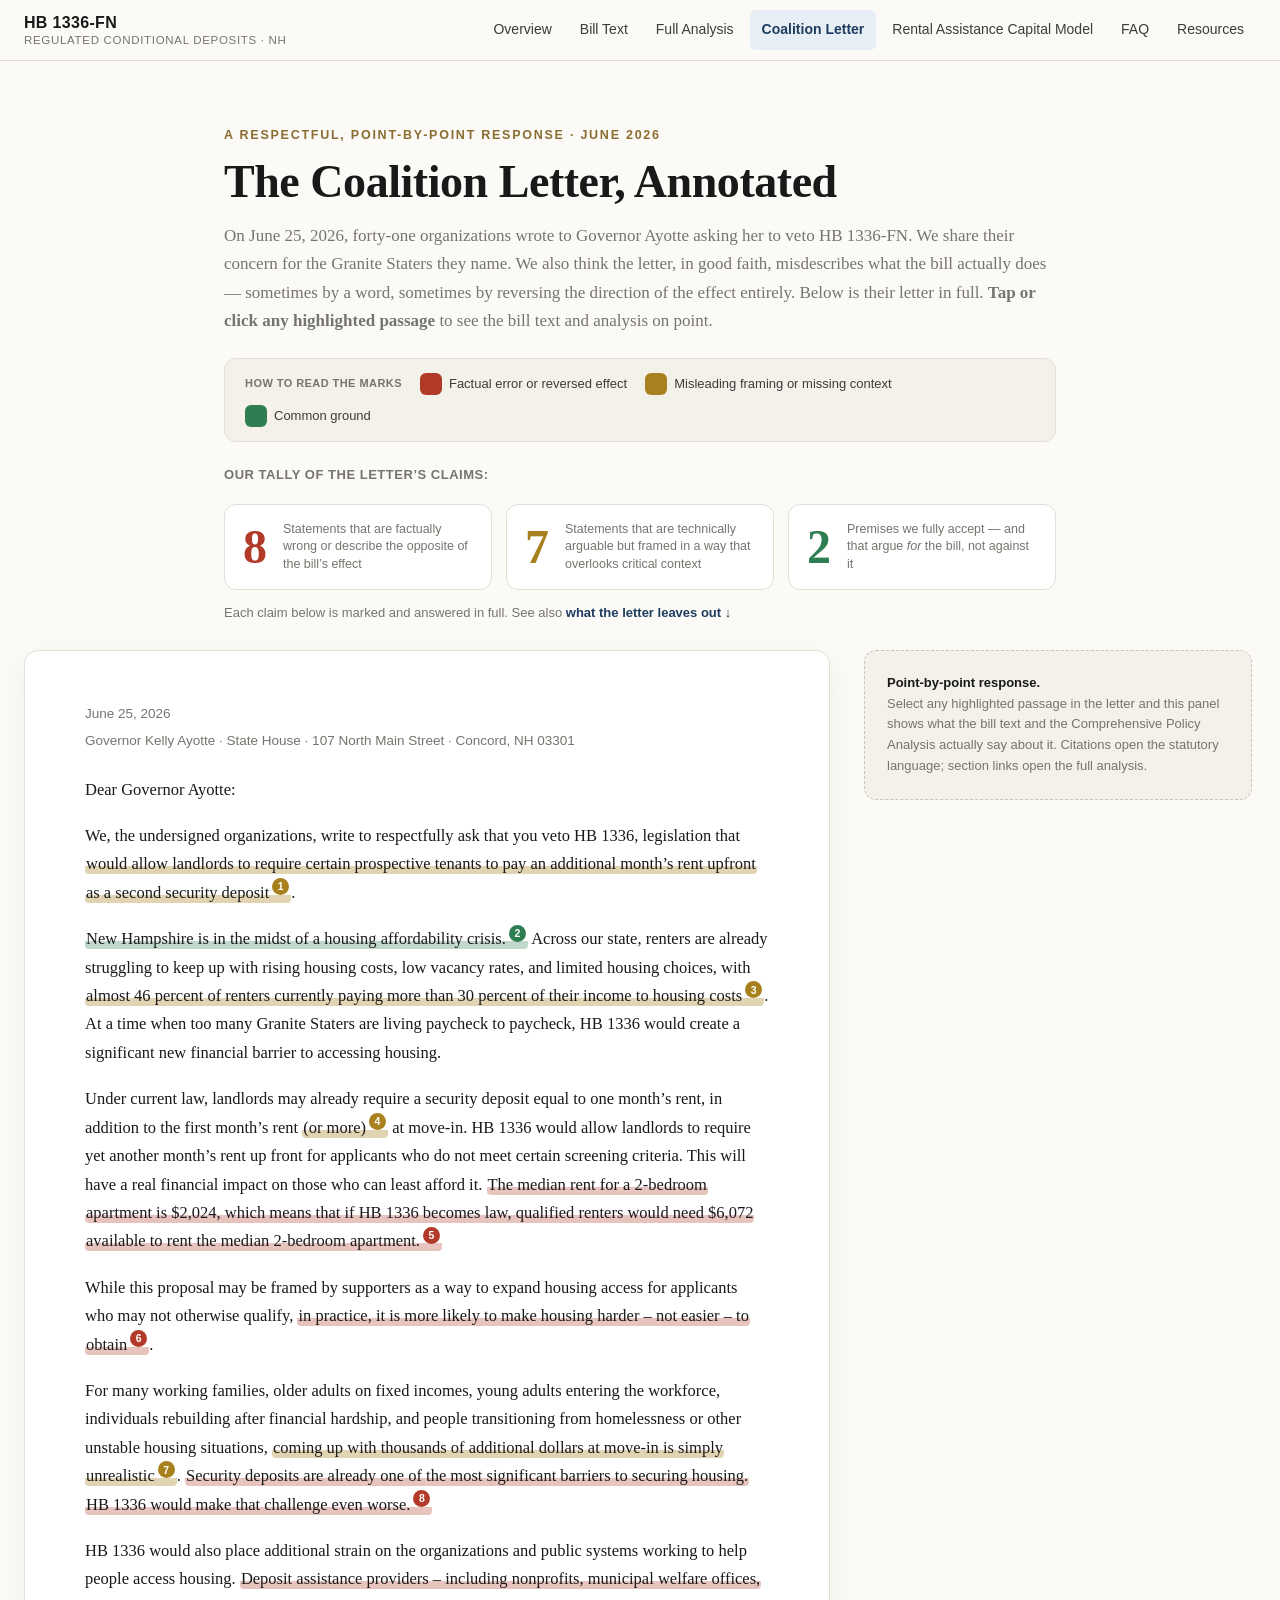
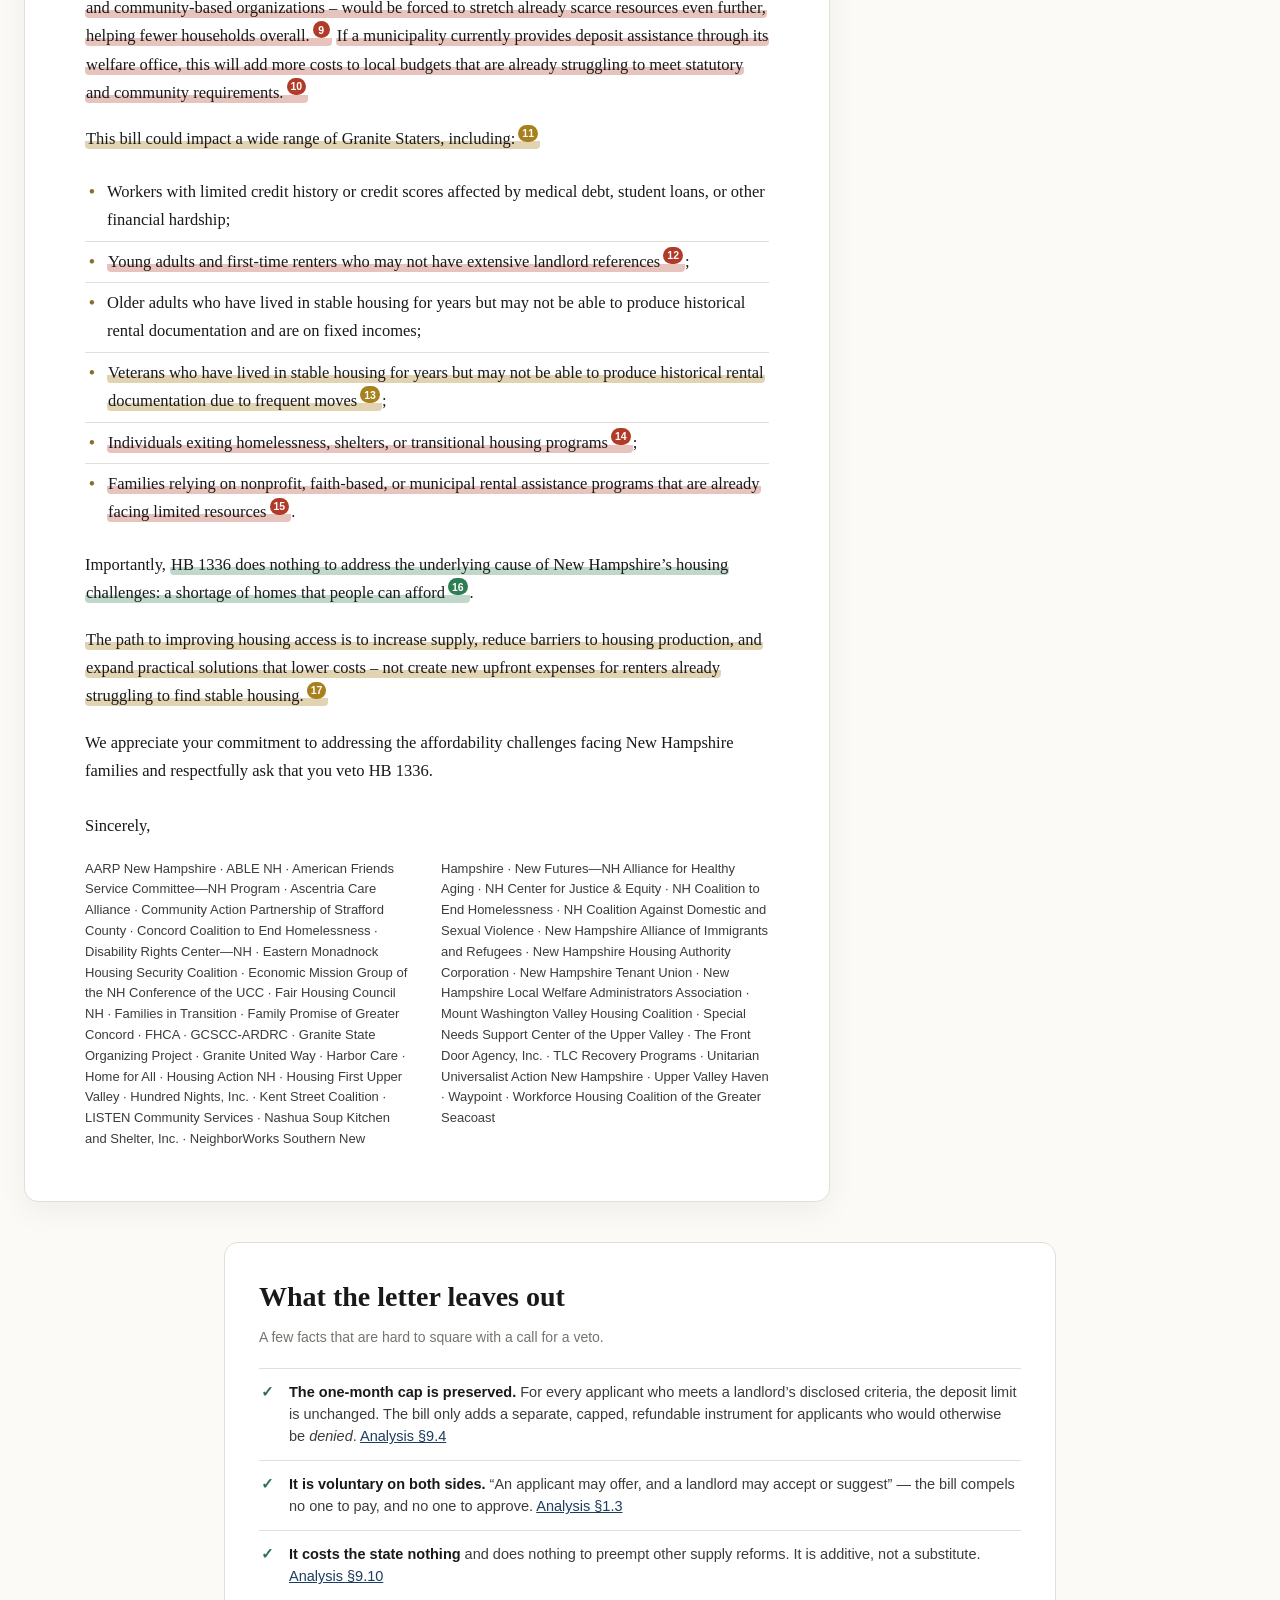
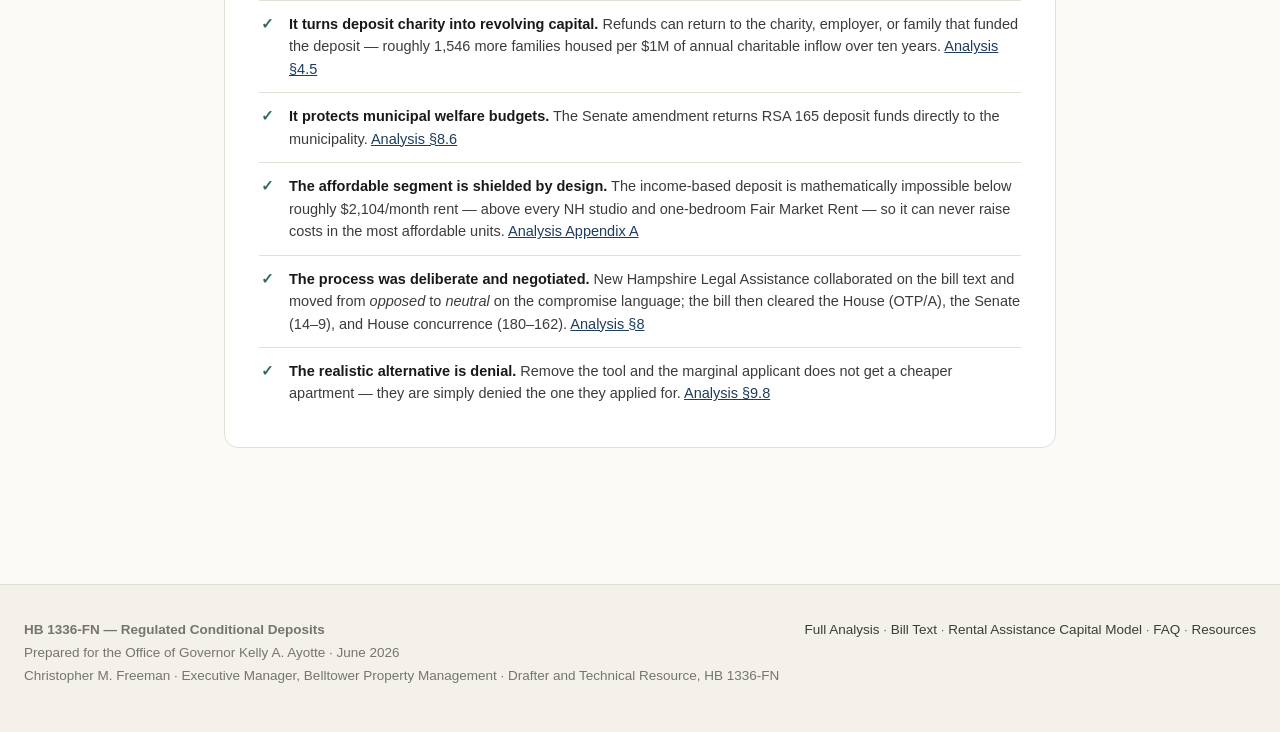
<file: coalition-letter.html>
<!DOCTYPE html>
<html lang="en">
<head>
<meta charset="UTF-8">
<meta name="viewport" content="width=device-width, initial-scale=1.0">
<title>The Coalition Letter, Annotated · HB 1336-FN</title>
<meta name="description" content="A respectful, point-by-point response to the June 2026 coalition letter urging a veto of New Hampshire HB 1336-FN — each contested claim annotated against the bill text and the Comprehensive Policy Analysis.">
<link rel="stylesheet" href="css/styles.css">
<style>
/* ============================================================
   Coalition-letter annotation page — self-contained styles
   (built on the shared design tokens in css/styles.css)
   ============================================================ */

/* Page-scoped, slightly punchier tier colors for the marks/chips/swatches
   (a moderate boost over the site's muted tokens, for at-a-glance legibility).
   These are NEW variables, so the rest of the site's palette is untouched. */
:root {
  --mk-error: #b23a28;   /* cleaner, more saturated brick-red */
  --mk-frame: #a8801e;   /* clearer amber-gold (less olive/muddy) */
  --mk-agree: #2f7d52;   /* slightly brighter green */
}

.legend {
  display: flex; flex-wrap: wrap; gap: 10px 18px; align-items: center;
  font-family: var(--sans); font-size: 13px; color: var(--ink-soft);
  background: var(--paper-deep); border: 1px solid var(--border);
  border-radius: 12px; padding: 14px 20px; margin: 22px auto 6px; max-width: 52rem;
}
.legend .legend-label { font-weight: 700; letter-spacing: .04em; color: var(--muted); text-transform: uppercase; font-size: 11px; }
.legend .lg { display: inline-flex; align-items: center; gap: 7px; }
.legend .lg .swatch {
  width: 22px; height: 22px; border-radius: 6px; flex: none;
  display: inline-flex; align-items: center; justify-content: center;
  font-weight: 800; font-size: 12px; font-family: var(--sans);
}
.swatch.t-error { background: var(--mk-error); }
.swatch.t-frame { background: var(--mk-frame); }
.swatch.t-agree { background: var(--mk-agree); }

/* Scorecard strip */
.scorecard {
  display: grid; grid-template-columns: repeat(auto-fit, minmax(220px, 1fr));
  gap: 14px; max-width: 52rem; margin: 18px auto 0;
}
.scorecard .sc {
  background: #fff; border: 1px solid var(--border); border-radius: 12px;
  padding: 16px 18px; font-family: var(--sans);
  display: flex; align-items: center; gap: 16px;
}
.scorecard .sc b {
  font-size: 48px; line-height: .9; font-family: var(--serif); flex: none;
}
.scorecard .sc.error b { color: var(--mk-error); }
.scorecard .sc.frame b { color: var(--mk-frame); }
.scorecard .sc.agree b { color: var(--mk-agree); }
.scorecard .sc span { font-size: 12.5px; color: var(--muted); line-height: 1.4; }
.scorecard-head {
  max-width: 52rem; margin: 22px auto 0; font-family: var(--sans);
  font-size: 13px; font-weight: 700; letter-spacing: .04em; text-transform: uppercase;
  color: var(--muted);
}
.scorecard-foot {
  max-width: 52rem; margin: 12px auto 0; font-family: var(--sans);
  font-size: 13px; color: var(--muted);
}
.scorecard-foot a { color: var(--primary); font-weight: 600; text-decoration: none; }
.scorecard-foot a:hover { text-decoration: underline; }

/* The two-column drill-through grid */
.letter-grid {
  display: grid; grid-template-columns: minmax(0, 1fr) 392px; gap: 34px;
  align-items: start; margin: 26px 0 40px;
}
@media (max-width: 1100px) {
  .letter-grid { grid-template-columns: minmax(0, 1fr); }
  .letter-rail { display: none; }
}

/* The letter "document" */
.letter-doc {
  background: #fff; border: 1px solid var(--border); border-radius: 14px;
  padding: clamp(24px, 4vw, 52px) clamp(22px, 5vw, 60px);
  box-shadow: 0 10px 30px rgba(25,25,25,.05);
  font-size: 16.5px; line-height: 1.72; min-width: 0;
}
.letter-doc .l-meta { font-family: var(--sans); font-size: 13.5px; color: var(--muted); margin: 0 0 4px; }
.letter-doc .l-salutation { margin: 1.4em 0 1.1em; }
.letter-doc p { margin: 0 0 1.1em; }
.letter-doc .l-list { list-style: none; padding: 0; margin: 0 0 1.1em; }
.letter-doc .l-list > li {
  position: relative; padding: 6px 0 6px 22px; border-bottom: 1px solid var(--border);
}
.letter-doc .l-list > li::before {
  content: "•"; position: absolute; left: 4px; top: 6px; color: var(--accent); font-weight: 700;
}
.letter-doc .l-list > li:last-child { border-bottom: 0; }
.letter-doc .signoff { margin-top: 1.6em; }
.letter-doc .signers {
  font-family: var(--sans); font-size: 13px; color: var(--ink-soft);
  columns: 2; column-gap: 28px; margin-top: 10px; line-height: 1.6;
}
.letter-doc .signers .sigself { color: var(--primary); font-weight: 600; }
@media (max-width: 520px) { .letter-doc .signers { columns: 1; } }

/* Annotated claims */
.claim {
  cursor: pointer; border-radius: 4px; padding: 1px 1px;
  background: linear-gradient(transparent 62%, rgba(138,109,47,.20) 62%);
  box-decoration-break: clone; -webkit-box-decoration-break: clone;
  transition: background .15s, box-shadow .15s;
}
.claim:hover { background: linear-gradient(transparent 0%, rgba(138,109,47,.18) 0%); }
.claim.t-error { background: linear-gradient(transparent 60%, rgba(178,58,40,.30) 60%); }
.claim.t-error:hover { background: rgba(178,58,40,.20); }
.claim.t-frame { background: linear-gradient(transparent 60%, rgba(168,128,30,.34) 60%); }
.claim.t-frame:hover { background: rgba(168,128,30,.22); }
.claim.t-agree { background: linear-gradient(transparent 60%, rgba(47,125,82,.30) 60%); }
.claim.t-agree:hover { background: rgba(47,125,82,.20); }
.claim.sel { box-shadow: 0 0 0 2px var(--primary); background: var(--primary-soft); }
.claim-num {
  display: inline-flex; align-items: center; justify-content: center;
  min-width: 17px; height: 17px; padding: 0 4px; margin: 0 1px 0 3px;
  border-radius: 100px; font-family: var(--sans); font-size: 10.5px; font-weight: 800;
  vertical-align: super; line-height: 1; color: #fff; background: var(--accent);
  position: relative; top: -1px;
}
.claim.t-error .claim-num { background: var(--mk-error); }
.claim.t-frame .claim-num { background: var(--mk-frame); }
.claim.t-agree .claim-num { background: var(--mk-agree); }

/* Floating short-tip on hover */
#claimTip {
  position: fixed; z-index: 320; max-width: 290px; display: none;
  font-family: var(--sans); font-size: 12.5px; line-height: 1.5;
  background: var(--ink); color: #fff; padding: 9px 12px; border-radius: 9px;
  box-shadow: 0 10px 28px rgba(25,25,25,.32); pointer-events: none;
}
#claimTip .tip-tag {
  display: block; font-size: 10px; font-weight: 800; letter-spacing: .09em;
  text-transform: uppercase; margin-bottom: 4px; opacity: .85;
}
#claimTip.t-error .tip-tag { color: #f0a99c; }
#claimTip.t-frame .tip-tag { color: #e8cf86; }
#claimTip.t-agree .tip-tag { color: #9fd4b6; }
#claimTip .tip-cue {
  display: block; margin-top: 8px; padding-top: 7px;
  border-top: 1px solid rgba(255,255,255,.18);
  font-size: 11px; font-weight: 700; letter-spacing: .02em; color: #fff; opacity: .92;
}

/* The rebuttal rail */
.letter-rail {
  position: sticky; top: 84px; max-height: calc(100vh - 104px);
  overflow-y: auto; scrollbar-width: thin; padding-right: 4px;
}
.rail-hint {
  font-family: var(--sans); font-size: 13px; color: var(--muted);
  border: 1px dashed var(--border-strong); border-radius: 12px; padding: 22px;
  line-height: 1.6; background: var(--paper-deep);
}
.rail-hint strong { color: var(--ink); }
.reb-card {
  background: #fff; border: 1px solid var(--border-strong); border-radius: 12px;
  box-shadow: 0 14px 40px rgba(25,25,25,.10); overflow: hidden;
  animation: statuteIn .32s var(--ease-out);
}
.reb-head { padding: 16px 18px 13px; border-bottom: 1px solid var(--border); background: var(--paper-deep); }
.reb-tag {
  font-family: var(--sans); font-size: 10.5px; font-weight: 800; letter-spacing: .09em;
  text-transform: uppercase; margin-bottom: 7px; display: inline-block;
  padding: 3px 9px; border-radius: 100px;
}
.reb-tag.t-error { background: var(--bad-soft); color: var(--mk-error); }
.reb-tag.t-frame { background: var(--accent-soft); color: var(--mk-frame); }
.reb-tag.t-agree { background: var(--good-soft); color: var(--mk-agree); }
.reb-head h3 { margin: 0; font-size: 17.5px; line-height: 1.3; }
.reb-quote {
  font-family: var(--serif); font-style: italic; color: var(--ink-soft);
  font-size: 14px; line-height: 1.55; margin: 10px 0 0; padding-left: 12px;
  border-left: 3px solid var(--border-strong);
}
.reb-body { padding: 16px 18px 6px; font-family: var(--sans); font-size: 14px; line-height: 1.62; color: var(--ink-soft); }
.reb-body p { margin: 0 0 1em; }
.reb-body strong { color: var(--ink); }
.reb-foot {
  padding: 4px 18px 16px; display: flex; flex-wrap: wrap; gap: 7px;
}
.reb-foot .reb-link {
  font-family: var(--sans); font-size: 12.5px; text-decoration: none; color: var(--primary);
  background: var(--primary-soft); padding: 5px 11px; border-radius: 100px; font-weight: 600;
}
.reb-foot .reb-link:hover { background: var(--primary); color: #fff; }

/* "What the letter leaves out" closing box */
.leaveout {
  max-width: 52rem; margin: 8px auto 0; background: #fff;
  border: 1px solid var(--border); border-radius: 14px; padding: 30px 34px;
}
.leaveout h2 { margin: 0 0 6px; font-size: clamp(22px, 3vw, 28px); }
.leaveout .lo-sub { font-family: var(--sans); color: var(--muted); font-size: 14px; margin: 0 0 18px; }
.leaveout ul { list-style: none; padding: 0; margin: 0; }
.leaveout li {
  font-family: var(--sans); font-size: 14.5px; line-height: 1.55; color: var(--ink-soft);
  padding: 12px 0 12px 30px; border-top: 1px solid var(--border); position: relative;
}
.leaveout li::before {
  content: "✓"; position: absolute; left: 2px; top: 12px; color: var(--good); font-weight: 800;
}
.leaveout li strong { color: var(--ink); }

/* Reuse statute popover scrim for the mobile rebuttal sheet */
.reb-sheet { position: fixed; z-index: 300; inset: auto 12px 12px 12px; max-height: 70vh; margin: 0 auto; max-width: 560px; }
.reb-sheet .reb-card { max-height: 70vh; display: flex; flex-direction: column; }
.reb-sheet .reb-body { overflow-y: auto; }
.reb-close {
  position: absolute; top: 10px; right: 12px; background: none; border: 0; cursor: pointer;
  font-size: 18px; color: var(--muted); padding: 4px; line-height: 1; font-family: var(--sans);
}
.reb-close:hover { color: var(--ink); }
</style>
</head>
<body>

<header class="site-header">
  <div class="site-header-inner">
    <a class="site-title" href="index.html">
      HB 1336-FN
      <span class="sub">Regulated Conditional Deposits · NH</span>
    </a>
    <nav class="site-nav">
      <a href="index.html">Overview</a>
      <a href="billtext.html">Bill Text</a>
      <a href="analysis.html">Full Analysis</a>
      <a href="coalition-letter.html">Coalition Letter</a>
      <a href="calculator.html">Rental Assistance Capital Model</a>
      <a href="faq.html">FAQ</a>
      <a href="downloads.html">Resources</a>
    </nav>
  </div>
</header>

<main class="page">

  <div class="page-header">
    <p class="kicker">A respectful, point-by-point response · June 2026</p>
    <h1>The Coalition Letter, Annotated</h1>
    <p class="subtitle">
      On June 25, 2026, forty-one organizations wrote to Governor Ayotte asking her to veto HB 1336-FN.
      We share their concern for the Granite Staters they name. We also think the letter, in good faith,
      misdescribes what the bill actually does — sometimes by a word, sometimes by reversing the direction
      of the effect entirely. Below is their letter in full. <strong>Tap or click any highlighted passage</strong>
      to see the bill text and analysis on point.
    </p>
  </div>

  <div class="legend">
    <span class="legend-label">How to read the marks</span>
    <span class="lg"><span class="swatch t-error"></span> Factual error or reversed effect</span>
    <span class="lg"><span class="swatch t-frame"></span> Misleading framing or missing context</span>
    <span class="lg"><span class="swatch t-agree"></span> Common ground</span>
  </div>

  <p class="scorecard-head">Our tally of the letter&rsquo;s claims:</p>
  <div class="scorecard">
    <div class="sc error"><b>8</b><span>Statements that are factually wrong or describe the opposite of the bill&rsquo;s effect</span></div>
    <div class="sc frame"><b>7</b><span>Statements that are technically arguable but framed in a way that overlooks critical context</span></div>
    <div class="sc agree"><b>2</b><span>Premises we fully accept &mdash; and that argue <em>for</em> the bill, not against it</span></div>
  </div>
  <p class="scorecard-foot">Each claim below is marked and answered in full. See also <a href="#leaveout">what the letter leaves out &darr;</a></p>

  <div class="letter-grid">

    <!-- ============ THE LETTER ============ -->
    <article class="letter-doc" id="letterDoc">
      <p class="l-meta">June 25, 2026</p>
      <p class="l-meta">Governor Kelly Ayotte · State House · 107 North Main Street · Concord, NH 03301</p>

      <p class="l-salutation">Dear Governor Ayotte:</p>

      <p>We, the undersigned organizations, write to respectfully ask that you veto HB 1336, legislation that
        <span class="claim t-frame" data-claim="c2" tabindex="0">would allow landlords to require certain prospective tenants to pay an additional month&rsquo;s rent upfront as a second security deposit<span class="claim-num">1</span></span>.</p>

      <p><span class="claim t-agree" data-claim="cCrisis" tabindex="0">New Hampshire is in the midst of a housing affordability crisis.<span class="claim-num">0</span></span> Across our state, renters are already
        struggling to keep up with rising housing costs, low vacancy rates, and limited housing choices, with
        <span class="claim t-frame" data-claim="c1" tabindex="0">almost 46 percent of renters currently paying more than 30 percent of their income to housing costs<span class="claim-num">2</span></span>.
        At a time when too many Granite Staters are living paycheck to paycheck, HB 1336 would create a
        significant new financial barrier to accessing housing.</p>

      <p>Under current law, landlords may already require a security deposit equal to one month&rsquo;s rent, in
        addition to the first month&rsquo;s rent <span class="claim t-frame" data-claim="cOrMore" tabindex="0">(or more)<span class="claim-num">0</span></span> at move-in. HB 1336 would allow landlords to require yet
        another month&rsquo;s rent up front for applicants who do not meet certain screening criteria. This will have
        a real financial impact on those who can least afford it.
        <span class="claim t-error" data-claim="c4" tabindex="0">The median rent for a 2-bedroom apartment is $2,024, which means that if HB 1336 becomes law, qualified renters would need $6,072 available to rent the median 2-bedroom apartment.<span class="claim-num">3</span></span></p>

      <p>While this proposal may be framed by supporters as a way to expand housing access for applicants who may
        not otherwise qualify,
        <span class="claim t-error" data-claim="c5" tabindex="0">in practice, it is more likely to make housing harder &ndash; not easier &ndash; to obtain<span class="claim-num">4</span></span>.</p>

      <p>For many working families, older adults on fixed incomes, young adults entering the workforce,
        individuals rebuilding after financial hardship, and people transitioning from homelessness or other
        unstable housing situations,
        <span class="claim t-frame" data-claim="c6" tabindex="0">coming up with thousands of additional dollars at move-in is simply unrealistic<span class="claim-num">5</span></span>.
        <span class="claim t-error" data-claim="c7" tabindex="0">Security deposits are already one of the most significant barriers to securing housing. HB 1336 would make that challenge even worse.<span class="claim-num">6</span></span></p>

      <p>HB 1336 would also place additional strain on the organizations and public systems working to help people
        access housing.
        <span class="claim t-error" data-claim="c8" tabindex="0">Deposit assistance providers &ndash; including nonprofits, municipal welfare offices, and community-based organizations &ndash; would be forced to stretch already scarce resources even further, helping fewer households overall.<span class="claim-num">7</span></span>
        <span class="claim t-error" data-claim="c9" tabindex="0">If a municipality currently provides deposit assistance through its welfare office, this will add more costs to local budgets that are already struggling to meet statutory and community requirements.<span class="claim-num">8</span></span></p>

      <p><span class="claim t-frame" data-claim="c10" tabindex="0">This bill could impact a wide range of Granite Staters, including:<span class="claim-num">9</span></span></p>

      <ul class="l-list">
        <li>Workers with limited credit history or credit scores affected by medical debt, student loans, or other financial hardship;</li>
        <li><span class="claim t-error" data-claim="c10b" tabindex="0">Young adults and first-time renters who may not have extensive landlord references<span class="claim-num">10</span></span>;</li>
        <li>Older adults who have lived in stable housing for years but may not be able to produce historical rental documentation and are on fixed incomes;</li>
        <li><span class="claim t-frame" data-claim="cVet" tabindex="0">Veterans who have lived in stable housing for years but may not be able to produce historical rental documentation due to frequent moves<span class="claim-num">0</span></span>;</li>
        <li><span class="claim t-error" data-claim="c10d" tabindex="0">Individuals exiting homelessness, shelters, or transitional housing programs<span class="claim-num">11</span></span>;</li>
        <li><span class="claim t-error" data-claim="c10c" tabindex="0">Families relying on nonprofit, faith-based, or municipal rental assistance programs that are already facing limited resources<span class="claim-num">12</span></span>.</li>
      </ul>

      <p>Importantly,
        <span class="claim t-agree" data-claim="c11" tabindex="0">HB 1336 does nothing to address the underlying cause of New Hampshire&rsquo;s housing challenges: a shortage of homes that people can afford<span class="claim-num">13</span></span>.</p>

      <p><span class="claim t-frame" data-claim="c12" tabindex="0">The path to improving housing access is to increase supply, reduce barriers to housing production, and expand practical solutions that lower costs &ndash; not create new upfront expenses for renters already struggling to find stable housing.<span class="claim-num">14</span></span></p>

      <p>We appreciate your commitment to addressing the affordability challenges facing New Hampshire families
        and respectfully ask that you veto HB 1336.</p>

      <p class="signoff">Sincerely,</p>
      <div class="signers">
        AARP New Hampshire · ABLE NH · American Friends Service Committee&mdash;NH Program · Ascentria Care Alliance ·
        Community Action Partnership of Strafford County · Concord Coalition to End Homelessness ·
        Disability Rights Center&mdash;NH · Eastern Monadnock Housing Security Coalition ·
        Economic Mission Group of the NH Conference of the UCC · Fair Housing Council NH · Families in Transition ·
        Family Promise of Greater Concord · FHCA · GCSCC-ARDRC · Granite State Organizing Project ·
        Granite United Way · Harbor Care · Home for All · Housing Action NH · Housing First Upper Valley ·
        Hundred Nights, Inc. · Kent Street Coalition · LISTEN Community Services ·
        Nashua Soup Kitchen and Shelter, Inc. · NeighborWorks Southern New Hampshire ·
        New Futures&mdash;NH Alliance for Healthy Aging · NH Center for Justice &amp; Equity ·
        NH Coalition to End Homelessness · NH Coalition Against Domestic and Sexual Violence ·
        New Hampshire Alliance of Immigrants and Refugees · New Hampshire Housing Authority Corporation ·
        New Hampshire Tenant Union · New Hampshire Local Welfare Administrators Association ·
        Mount Washington Valley Housing Coalition · Special Needs Support Center of the Upper Valley ·
        The Front Door Agency, Inc. · TLC Recovery Programs · Unitarian Universalist Action New Hampshire ·
        Upper Valley Haven · Waypoint · Workforce Housing Coalition of the Greater Seacoast
      </div>
    </article>

    <!-- ============ REBUTTAL RAIL ============ -->
    <aside class="letter-rail" id="letterRail" aria-label="Annotations">
      <div class="rail-hint" id="letterRailHint">
        <strong style="color:var(--ink);">Point-by-point response.</strong><br>
        Select any highlighted passage in the letter and this panel shows what the bill text and the
        Comprehensive Policy Analysis actually say about it. Citations open the statutory language;
        section links open the full analysis.
      </div>
      <div id="letterRailBody"></div>
    </aside>

  </div>

  <div class="leaveout" id="leaveout">
    <h2>What the letter leaves out</h2>
    <p class="lo-sub">A few facts that are hard to square with a call for a veto.</p>
    <ul>
      <li><strong>The one-month cap is preserved.</strong> For every applicant who meets a landlord&rsquo;s disclosed criteria, the deposit limit is unchanged. The bill only adds a separate, capped, refundable instrument for applicants who would otherwise be <em>denied</em>. <a href="analysis.html#sec-9-4">Analysis §9.4</a></li>
      <li><strong>It is voluntary on both sides.</strong> &ldquo;An applicant may offer, and a landlord may accept or suggest&rdquo; &mdash; the bill compels no one to pay, and no one to approve. <a href="analysis.html#sec-1-3">Analysis §1.3</a></li>
      <li><strong>It costs the state nothing</strong> and does nothing to preempt other supply reforms. It is additive, not a substitute. <a href="analysis.html#sec-9-10">Analysis §9.10</a></li>
      <li><strong>It turns deposit charity into revolving capital.</strong> Refunds can return to the charity, employer, or family that funded the deposit &mdash; roughly 1,546 more families housed per $1M of annual charitable inflow over ten years. <a href="analysis.html#sec-4-5">Analysis §4.5</a></li>
      <li><strong>It protects municipal welfare budgets.</strong> The Senate amendment returns RSA&nbsp;165 deposit funds directly to the municipality. <a href="analysis.html#sec-8-6">Analysis §8.6</a></li>
      <li><strong>The affordable segment is shielded by design.</strong> The income-based deposit is mathematically impossible below roughly $2,104/month rent &mdash; above every NH studio and one-bedroom Fair Market Rent &mdash; so it can never raise costs in the most affordable units. <a href="analysis.html#sec-appendix-a">Analysis Appendix A</a></li>
      <li><strong>The process was deliberate and negotiated.</strong> New Hampshire Legal Assistance collaborated on the bill text and moved from <em>opposed</em> to <em>neutral</em> on the compromise language; the bill then cleared the House (OTP/A), the Senate (14&ndash;9), and House concurrence (180&ndash;162). <a href="analysis.html#sec-8">Analysis §8</a></li>
      <li><strong>The realistic alternative is denial.</strong> Remove the tool and the marginal applicant does not get a cheaper apartment &mdash; they are simply denied the one they applied for. <a href="analysis.html#sec-9-8">Analysis §9.8</a></li>
    </ul>
  </div>

</main>

<footer class="site-footer">
  <div class="site-footer-inner">
    <div>
      <strong>HB 1336-FN &mdash; Regulated Conditional Deposits</strong><br>
      Prepared for the Office of Governor Kelly A. Ayotte · June 2026<br>
      Christopher M. Freeman · Executive Manager, Belltower Property Management · Drafter and Technical Resource, HB 1336-FN
    </div>
    <div>
      <a href="analysis.html">Full Analysis</a> ·
      <a href="billtext.html">Bill Text</a> ·
      <a href="calculator.html">Rental Assistance Capital Model</a> ·
      <a href="faq.html">FAQ</a> ·
      <a href="downloads.html">Resources</a>
    </div>
  </div>
</footer>

<div id="claimTip" aria-hidden="true"></div>

<script src="js/statutes.js"></script>
<script src="js/app.js"></script>
<script>
/* ============================================================
   Coalition-letter annotations.
   Each entry: tier (t-error | t-frame | t-agree), a short tag,
   a one-line hover tip, the quoted phrase, the full response
   (HTML, may contain .cite citations handled by app.js), and a
   set of "read more" links into the analysis.
   ============================================================ */
window.REBUTTALS = {

  cCrisis: {
    tier: "t-agree",
    tag: "Premise accepted — and it points toward the bill",
    tip: "We accept this fully. A crisis is exactly when more ways to reach a 'yes' matter most.",
    quote: "New Hampshire is in the midst of a housing affordability crisis",
    html:
      "<p>We accept this premise without reservation &mdash; it is precisely why access tools matter.</p>" +
      "<p>And it points toward the bill, not away from it. HB 1336 expands housing <em>choice</em> for people whose finances are only slightly a stretch. A family at 2.9&times; the rent could pursue a home in a more expensive neighborhood &mdash; for a better school system, a shorter commute, proximity to care &mdash; instead of being turned away at the threshold. In a tight market, more ways to reach a &ldquo;yes&rdquo; (an approval) is exactly what a crisis calls for.</p>",
    refs: [["§2 — The problem the bill solves", "analysis.html#sec-2"], ["§9.13 — Risk, choice & participation", "analysis.html#sec-9-13"]]
  },

  c1: {
    tier: "t-frame",
    tag: "Real number — but it argues the other way",
    tip: "True statistic, but the bill's income prong specifically shields the cost-burdened renters it describes.",
    quote: "almost 46 percent of renters … paying more than 30 percent of their income to housing costs",
    html:
      "<p>We don&rsquo;t dispute the cost-burden figure &mdash; it is exactly why housing access matters. But it cuts against the letter&rsquo;s conclusion rather than for it.</p>" +
      "<p>The bill&rsquo;s income-eligibility prong &mdash; one of five disclosed criteria, or &ldquo;prongs,&rdquo; that can open a conditional deposit (<a class='cite' data-statute='540-A:9' data-para='II(b)' href='#'>RSA 540-A:9, II(b)</a>) &mdash; opens an income-based deposit option <strong>only</strong> when household income already exceeds 350% of the federal poverty guideline (about $75,740 for a household of two in 2026) <em>and</em> the landlord&rsquo;s ratio is no stricter than 3&times; rent. The cost-burdened renters this 46% describes are, by the arithmetic, largely <strong>excluded from the income prong entirely</strong>.</p>" +
      "<p>Put concretely: the income-based deposit is mathematically impossible below roughly $2,104/month rent &mdash; above every New Hampshire studio and one-bedroom Fair Market Rent. It simply cannot be used to add cost in the most affordable units &mdash; the affordable segment is excluded by design, as part of the negotiated agreement. That exclusion is deliberate: it keeps financially strained households from overextending into a deposit they can&rsquo;t sustain and lining themselves up for a nonpayment eviction. (A marginal applicant in a cheaper unit can still be helped through the credit or references prongs &mdash; but the income path can never raise their costs.)</p>",
    refs: [["§9.12 — Normalization & the income floor", "analysis.html#sec-9-12"], ["Appendix A — Fair Market Rents", "analysis.html#sec-appendix-a"]]
  },

  c2: {
    tier: "t-frame",
    tag: "&ldquo;Require&rdquo; overstates it — the deposit is mutually agreed",
    tip: "No landlord can unilaterally require this; it's a deposit the two sides agree to in lieu of rejection — and the status quo already allows MORE money upfront.",
    quote: "would allow landlords to require … an additional month’s rent upfront as a second security deposit",
    html:
      "<p>This bill is built as a voluntary framework to enable the landlord and the tenant to <strong>mutually agree</strong> to a regulated conditional deposit (RCD) in lieu of rejection or a more burdensome compensating factor &mdash; and that rejection or burden is the true counterfactual. &ldquo;An applicant may offer, and a landlord may accept or suggest&rdquo; (<a class='cite' data-statute='540-A:9' data-para='II' href='#'>RSA 540-A:9, II</a>); nothing compels a landlord to accept one or to approve anyone (<a class='cite' data-statute='540-A:9' data-para='III(a)' href='#'>III(a)</a>&ndash;<a class='cite' data-statute='540-A:9' data-para='III(b)' href='#'>(b)</a>).</p>" +
      "<p>Under current law, there is no statutory cap on the amount of prepaid rent that can be collected upfront, as long as rent is charged on a quarterly or less frequent basis (<a class='cite' data-statute='540-A:6' data-para='I(a)' href='#'>RSA 540-A:6, I(a)</a>). In practice, that means landlords can currently collect 3&ndash;12+ months of rent <strong>and</strong> a security deposit, or 4 to 13+ months&rsquo; worth of rent upfront.</p>" +
      "<p>The RCD path tops out at <strong>three months upfront</strong> (first month + one-month deposit + one-month RCD), and the RCD is refundable. The letter is therefore arguing that because renters are cost-burdened we should keep a status quo that demands <em>more</em> money upfront, less of it refundable. That is backwards.</p>" +
      "<p>Uncapped deposits are also <strong>already legal</strong> for a large slice of the market: under the <a class='cite' data-statute='540-A:5' data-para='I' href='#'>RSA 540-A:5, I</a> exemption, an owner renting a single-family home (and owning no other rental), or renting within an owner-occupied building of five units or fewer, is not bound by the one-month cap at all &mdash; with none of this bill&rsquo;s disclosure, re-screening, refund, or CPA protections. HB 1336 takes an existing, <em>less</em>-regulated practice and brings a more disciplined version of it to the professional segment.</p>",
    refs: [["§3.4 — Enhanced deposits are already lawful", "analysis.html#sec-3-4"], ["§9.5 — &ldquo;Landlords will demand it&rdquo;", "analysis.html#sec-9-5"], ["§3.1 — The prepaid-rent comparator", "analysis.html#sec-3-1"]]
  },

  cOrMore: {
    tier: "t-frame",
    tag: "The bill narrows &ldquo;or more&rdquo; &mdash; it doesn&rsquo;t create it",
    tip: "Three forms of ‘or more’ already exist in NH law — prepaid rent, surety bonds, and exempt-landlord deposits — all less regulated than what the bill proposes. The bill creates a new option with a lower total cost than what is legal today.",
    quote: "(or more)",
    html:
      "<p>Let&rsquo;s look at what &ldquo;or more&rdquo; actually means under New Hampshire law and prevailing industry practice. That parenthetical points to three separate things &mdash; all of them already legal today, and all of them <em>more</em> expansive and <em>less</em> regulated than the bill&rsquo;s conditional deposit.</p>" +
      "<p><strong>Prepaid rent.</strong> Nothing in NH law caps how many months of rent a landlord can require up front, as long as it is collected in consecutive, not-less-than-quarterly installments. A landlord today can legally require three, six, or twelve months of rent &mdash; plus a one-month security deposit &mdash; before handing over a key, with no disclosure requirements, no refund obligation, and no CPA protection. The bill doesn&rsquo;t touch prepaid rent; it creates a regulated, capped, refundable alternative for landlords who want a modest extra cushion.</p>" +
      "<p><strong>Surety bond premiums.</strong> New Hampshire has no statutory cap on the cost of a residential surety bond. Premiums are non-refundable regardless of how the tenancy goes, and can easily exceed the cost of a regulated conditional deposit. A renter who pays a surety premium walks away with nothing at move-out. The bill&rsquo;s conditional deposit &mdash; capped at one additional month, returnable unless legitimately withheld &mdash; is strictly better for the tenant than this alternative that already exists.</p>" +
      "<p><strong>Exempt-landlord deposits.</strong> Owners of single-family rentals or owner-occupied buildings of five units or fewer are already exempt from the one-month cap (<a class='cite' data-statute='540-A:5' data-para='I' href='#'>RSA 540-A:5, I</a>). Those landlords can charge &ldquo;or more&rdquo; today &mdash; unlimited &mdash; with none of the bill&rsquo;s disclosure, re-screening, or refund protections. The bill leaves that exemption in place and creates a regulated path for the professional market that the exemption doesn&rsquo;t cover.</p>" +
      "<p>So in every case, &ldquo;or more&rdquo; already exists &mdash; and current law permits <em>more</em> than the bill would. What HB 1336 actually adds is a regulated option that costs the tenant <strong>less</strong>: capped at one additional month, refundable, disclosed, and re-screened. Less, not more.</p>",
    refs: [["§3.1 — The prepaid-rent comparator", "analysis.html#sec-3-1"], ["§3.2 — Co-signers &amp; surety bonds", "analysis.html#sec-3-2"], ["§3.3 — Instrument-by-instrument comparison", "analysis.html#sec-3-3"], ["§3.4 — Enhanced deposits are already lawful", "analysis.html#sec-3-4"], ["§9.4 — The cap is preserved", "analysis.html#sec-9-4"]]
  },

  c4: {
    tier: "t-error",
    tag: "Factual error — the keystone mistake",
    tip: "A QUALIFIED renter can never be charged this. The instrument exists only for applicants who fail a criterion.",
    quote: "qualified renters would need $6,072 available to rent the median 2-bedroom apartment",
    html:
      "<p>This single sentence carries the letter&rsquo;s argument &mdash; and it contains its central error: the words <strong>&ldquo;qualified renters.&rdquo;</strong></p>" +
      "<p>A qualified renter can <strong>never</strong> be asked for this deposit. By definition the instrument is available only for an applicant who <em>fails</em> one of five disclosed criteria (<a class='cite' data-statute='540-A:9' data-para='II' href='#'>RSA 540-A:9, II</a>); charging it to someone who meets the criteria violates the preserved one-month cap (<a class='cite' data-statute='540-A:6' data-para='I(a)' href='#'>RSA 540-A:6, I(a)</a>) and the CPA (<a class='cite' data-statute='540-A:8' data-para='I(c)' href='#'>540-A:8, I(c)</a>). So &ldquo;qualified renters would need $6,072&rdquo; describes a transaction the bill makes <strong>illegal</strong>. A qualified renter&rsquo;s move-in cost is exactly what it is today.</p>" +
      "<p>There&rsquo;s a second problem with the same example: at $2,024 rent, the <em>income</em> prong isn&rsquo;t even available (it sits below the ~$2,104 floor). And the $6,072 figure assumes the applicant who <em>does</em> fail a criterion has zero alternatives &mdash; when the real alternative under current law is denial, or multi-month prepaid rent that can exceed $6,072 with none of the deposit&rsquo;s protections.</p>",
    refs: [["§9.4 — &ldquo;It undermines the cap&rdquo;", "analysis.html#sec-9-4"], ["§9.1 — &ldquo;This raises move-in costs&rdquo;", "analysis.html#sec-9-1"], ["§9.5 — Who can be charged", "analysis.html#sec-9-5"]]
  },

  c5: {
    tier: "t-error",
    tag: "Reversed effect — no mechanism given",
    tip: "A tool a landlord uses to say 'yes' cannot, by itself, produce more 'no's. The record shows the opposite.",
    quote: "in practice, it is more likely to make housing harder – not easier – to obtain",
    html:
      "<p>No mechanism is offered for how an <em>optional approval tool</em> &mdash; one a landlord can use only to reach a &ldquo;yes&rdquo; it would not otherwise reach &mdash; makes housing <em>harder</em> to obtain.</p>" +
      "<p>For the applicant who fails a disclosed criterion, the status quo is not &ldquo;approved with one month.&rdquo; It is denial, a co-signer they may not have, a non-refundable surety-bond premium, or prepaid rent. One provider testified that of 51 applications in 2025, 16 needed a compensating factor and only 3 could be approved &mdash; 13 houseable applicants turned away for lack of exactly the tool this bill creates.</p>" +
      "<p>HB 1336 only enables approvals a landlord could not otherwise reach; it cannot, by itself, make housing harder to get.</p>",
    refs: [["§9.8 — &ldquo;Landlords should just take the risk&rdquo;", "analysis.html#sec-9-8"], ["§2 — The problem the bill solves", "analysis.html#sec-2"]]
  },

  c6: {
    tier: "t-frame",
    tag: "Omits installments, third-party funding, refund",
    tip: "The bill has three features built precisely for this — installments, third-party payors, and re-screening refunds.",
    quote: "coming up with thousands of additional dollars at move-in is simply unrealistic",
    html:
      "<p>Three features of the bill exist precisely for the households the letter names:</p>" +
      "<p><strong>Installments</strong> &mdash; the deposit may be paid over time, not in a lump sum (<a class='cite' data-statute='540-A:9' data-para='I' href='#'>RSA 540-A:9, I</a>).</p>" +
      "<p><strong>Third-party payors</strong> &mdash; family, employers, charities, churches, or municipalities may fund it, with the refund flowing back to <em>them</em> (<a class='cite' data-statute='540-A:7' data-para='I(b)' href='#'>RSA 540-A:7, I(b)</a>).</p>" +
      "<p><strong>Re-screening</strong> &mdash; the money comes back as the applicant&rsquo;s file improves (<a class='cite' data-statute='540-A:9' data-para='VI' href='#'>RSA 540-A:9, VI</a>).</p>" +
      "<p>And a word on the list itself: a <em>fixed</em> income is a stable, predictable income &mdash; not the absence of savings. For the genuinely lowest-income households, the income prong is unavailable entirely. The honest comparison is not &ldquo;deposit vs. nothing&rdquo; &mdash; it is &ldquo;deposit vs. denial.&rdquo;</p>",
    refs: [["§9.1 — Move-in costs", "analysis.html#sec-9-1"], ["§9.3 — &ldquo;Only helps people with money&rdquo;", "analysis.html#sec-9-3"], ["The capital model (interactive)", "calculator.html"]]
  },

  c7: {
    tier: "t-error",
    tag: "Reversed effect",
    tip: "The cap is untouched for qualified renters; for marginal ones the bill adds a refundable option and stretches charity dollars.",
    quote: "Security deposits are already … a barrier … HB 1336 would make that challenge even worse",
    html:
      "<p>The one-month cap is <strong>untouched</strong> for every qualified applicant &mdash; <a class='cite' data-statute='540-A:6' data-para='I(a)' href='#'>RSA 540-A:6, I(a)</a> is preserved and the bill only adds a separate exception path.</p>" +
      "<p>It is worth stepping back: <strong>New Hampshire&rsquo;s one-month cap is among the strictest in the nation.</strong> Twenty-two states set <em>no</em> cap on deposit size at all, and seventeen more allow more than one month &mdash; by our count <strong>39 of 50 states are less restrictive than New Hampshire</strong>, including higher-cost markets like Washington (Seattle) and Oregon (Portland), which cap nothing. Renters in those states still find and move into housing.</p>" +
      "<p>For the applicant who would otherwise be denied, the bill adds a refundable, regulated option in place of that denial. And through the third-party-payor refund (<a class='cite' data-statute='540-A:7' data-para='I(b)' href='#'>RSA 540-A:7, I(b)</a>) it makes the dollars charities spend on deposits <strong>reusable instead of spent once</strong>. That lowers the deposit barrier system-wide; it does not raise it.</p>",
    refs: [["§9.4 — The cap is preserved", "analysis.html#sec-9-4"], ["The capital model (interactive)", "calculator.html"]]
  },

  c8: {
    tier: "t-error",
    tag: "Reversed effect — the bill's signature feature",
    tip: "Exactly backwards: refunds return to the fund, turning one-way grants into revolving capital that serves MORE households.",
    quote: "Deposit assistance providers … helping fewer households overall",
    html:
      "<p>One of the bill&rsquo;s core features is the legalization of revolving deposit-assistance funds &mdash; not just to neutralize this concern, but to affirmatively expand the philanthropic capacity of rental charities over time.</p>" +
      "<p>Today a deposit grant is consumed once: the refund goes to the tenant, never back to the fund. Under <a class='cite' data-statute='540-A:7' data-para='I(b)' href='#'>RSA 540-A:7, I(b)</a>, a charity can fund the deposit with written instructions that the refund <strong>return to the charity</strong> &mdash; converting a one-way grant into revolving working capital.</p>" +
      "<p>At central assumptions, $1M of annual charitable inflow houses roughly <strong>1,546 more families over ten years</strong> than the grant-only baseline. &ldquo;Fewer households&rdquo; is the opposite of what the model shows &mdash; and several signatories are exactly the deposit-assistance providers who would gain this.</p>",
    refs: [["§4.5 — Capital efficiency model", "analysis.html#sec-4-5"], ["The capital model (interactive)", "calculator.html"], ["§9.3 — Community-based, not liquidity-based", "analysis.html#sec-9-3"]]
  },

  c9: {
    tier: "t-error",
    tag: "Reversed effect — and ironically so",
    tip: "The Senate amendment was added to PROTECT municipal budgets: RSA 165 funds return directly to the town.",
    quote: "this will add more costs to local budgets",
    html:
      "<p>The Senate Commerce amendment did the exact opposite &mdash; it was written to <strong>protect</strong> municipal budgets, and it was added <strong>at the specific request of the local welfare administrators themselves</strong>.</p>" +
      "<p>Under <a class='cite' data-statute='540-A:7' data-para='I(b)' href='#'>RSA 540-A:7, I(b)</a>, any security-deposit funds a municipality advances under <a class='cite' data-statute='165' data-para='' href='#'>RSA 165</a> are returned <strong>directly to the municipality</strong> at the end of the tenancy &mdash; converting a municipal deposit from a sunk cost into recoverable, recyclable capital.</p>" +
      "<p>The New Hampshire Local Welfare Administrators Association is among this letter&rsquo;s signatories. The amendment they asked for protects their own members&rsquo; budgets; opposing the bill that carries it is hard to reconcile.</p>",
    refs: [["§8.6 — The Senate municipal amendment", "analysis.html#sec-8-6"], ["§9.10 — &ldquo;Use public subsidy instead&rdquo;", "analysis.html#sec-9-10"], ["The capital model (interactive)", "calculator.html"]]
  },

  c10: {
    tier: "t-frame",
    tag: "These are the intended beneficiaries",
    tip: "Every population on this list is one the bill was written to move from 'denied' to 'approved.'",
    quote: "This bill could impact a wide range of Granite Staters, including: …",
    html:
      "<p>Every population on this list is a population the bill was written to move from <strong>denied</strong> to <strong>approved</strong>. The letter lists the bill&rsquo;s intended beneficiaries as if they were its victims.</p>" +
      "<p><strong>Limited credit / medical debt / student loans</strong> &rarr; the credit prong caps at 650, below New Hampshire&rsquo;s 697&ndash;738 average, for exactly these applicants (<a class='cite' data-statute='540-A:9' data-para='II(a)' href='#'>RSA 540-A:9, II(a)</a>).</p>" +
      "<p><strong>Thin or unverifiable rental histories</strong> &rarr; the references prong (<a class='cite' data-statute='540-A:9' data-para='II(e)' href='#'>II(e)</a>) applies <em>only</em> when <strong>both</strong> the present and most-recent prior landlord references can&rsquo;t be verified &mdash; the true first-time renter, the owner returning to renting, the applicant whose former landlords have left the business. Anyone with a single contactable landlord simply qualifies the normal way (Examples 6.2, 6.4).</p>" +
      "<p><strong>People exiting homelessness or relying on nonprofit/municipal assistance</strong> &rarr; the third-party-payor refund and revolving-capital mechanism (<a class='cite' data-statute='540-A:7' data-para='I(b)' href='#'>540-A:7, I(b)</a>; Example 6.6).</p>",
    refs: [["§6 — Practical examples", "analysis.html#sec-6"], ["§9.7 — Equity between applicants", "analysis.html#sec-9-7"], ["The capital model (interactive)", "calculator.html"]]
  },

  c10b: {
    tier: "t-error",
    tag: "This is the prong built for them",
    tip: "The references prong, II(e), exists specifically so thin-file applicants can be approved instead of denied.",
    quote: "Young adults and first-time renters who may not have extensive landlord references",
    html:
      "<p>This is not a population the bill burdens &mdash; it is the population the references prong was written to rescue.</p>" +
      "<p>Under <a class='cite' data-statute='540-A:9' data-para='II(e)' href='#'>RSA 540-A:9, II(e)</a>, an applicant whose present and most-recent prior landlord references cannot be verified gains a regulated path to <strong>approval</strong> instead of the automatic denial they face today. After twelve months of timely payment they typically <em>have</em> the very reference they lacked &mdash; and can re-screen for a refund (<a class='cite' data-statute='540-A:9' data-para='VI' href='#'>VI</a>). See Examples 6.2 (first-time renter) and 6.4 (returning renter).</p>",
    refs: [["Example 6.2 — Thin file", "analysis.html#sec-6-2"], ["Example 6.4 — Returning renter", "analysis.html#sec-6-4"], ["§9.14 — The references criterion", "analysis.html#sec-9-14"]]
  },

  c10c: {
    tier: "t-error",
    tag: "Reversed effect — these programs gain capacity",
    tip: "Revolving refunds make limited charitable and municipal resources go further, not thinner.",
    quote: "Families relying on … rental assistance programs that are already facing limited resources",
    html:
      "<p>For programs facing limited resources, the third-party-refund mechanism is direct relief for exactly that constraint.</p>" +
      "<p>Because refunds can flow back to the funder (<a class='cite' data-statute='540-A:7' data-para='I(b)' href='#'>RSA 540-A:7, I(b)</a>), a nonprofit, faith-based, or municipal program can recycle the same dollar across household after household instead of spending it once. A fixed annual budget serves <strong>more</strong> families, not fewer &mdash; the revolving-capital effect modeled in §4.5.</p>",
    refs: [["§4.5 — Revolving capital", "analysis.html#sec-4-5"], ["Example 6.6 — Charity as a revolving fund", "analysis.html#sec-6-6"], ["The capital model (interactive)", "calculator.html"]]
  },

  cVet: {
    tier: "t-frame",
    tag: "The example doesn't quite hold together",
    tip: "Stable housing means a reachable current landlord; frequent moves means more references, not fewer. Either way, the prong is narrow.",
    quote: "Veterans who have lived in stable housing for years but may not be able to produce historical rental documentation due to frequent moves",
    html:
      "<p>We want veterans housed, and the bill helps &mdash; but this particular description doesn&rsquo;t quite hold together.</p>" +
      "<p>&ldquo;Stable housing for years&rdquo; frequently implies a current landlord who can be reached for a reference. &ldquo;Frequent moves&rdquo; implies <em>more</em> prior landlords, not fewer. The references prong (<a class='cite' data-statute='540-A:9' data-para='II(e)' href='#'>RSA 540-A:9, II(e)</a>) opens only when <strong>both</strong> the present <em>and</em> the most-recent prior landlord reference can&rsquo;t be verified &mdash; if either one checks out, the applicant simply qualifies the ordinary way.</p>" +
      "<p>So a veteran in stable housing is already fine. And the veteran the prong genuinely reaches &mdash; someone whose verifiable history is a true blank, perhaps after years in base housing, deployments, or family moves &mdash; is exactly who it was written to convert from a denial into an approval. Either way, this is a beneficiary of the bill, not a casualty of it.</p>",
    refs: [["Example 6.4 — Returning renter", "analysis.html#sec-6-4"], ["§9.14 — The references criterion", "analysis.html#sec-9-14"], ["§9.7 — Equity between applicants", "analysis.html#sec-9-7"]]
  },

  c10d: {
    tier: "t-error",
    tag: "These are the people the bill was built for — literally",
    tip: "The bill's original drafter once approved a no-credit applicant with a larger, refundable deposit — and only later learned they were leaving homelessness. Proof the tool reaches even the most vulnerable.",
    quote: "Individuals exiting homelessness, shelters, or transitional housing programs",
    html:
      "<p>This population is not incidental to the bill &mdash; it is part of its origin story.</p>" +
      "<p>Operating as an exempt small landlord under the <a class='cite' data-statute='540-A:5' data-para='I' href='#'>RSA 540-A:5, I</a> exemption (which carries <em>no</em> deposit cap at all), the bill&rsquo;s original drafter once approved an applicant who had <strong>no verifiable credit history</strong> &mdash; agreeing to a larger, fully refundable deposit rather than turning the applicant away. Only afterward did the drafter learn the applicant had been exiting homelessness. The lesson stuck: a modest, refundable additional deposit can convert a &ldquo;no&rdquo; into a stable tenancy, even for the most vulnerable applicants. That experience is a large part of why HB 1336 brings the same tool &mdash; now wrapped in disclosure, re-screening, refund, and CPA protections &mdash; to the professional rental market.</p>" +
      "<p>Pair it with the third-party-payor refund (<a class='cite' data-statute='540-A:7' data-para='I(b)' href='#'>RSA 540-A:7, I(b)</a>) and a shelter, charity, or transitional-housing program can fund that deposit as <strong>recyclable</strong> capital &mdash; one fund, many families.</p>",
    refs: [["§3.4 — Enhanced deposits already lawful", "analysis.html#sec-3-4"], ["Example 6.6 — Charity as a revolving fund", "analysis.html#sec-6-6"], ["The capital model (interactive)", "calculator.html"]]
  },

  c11: {
    tier: "t-agree",
    tag: "Common ground — true, and not a criticism",
    tip: "No deposit bill builds housing; no supply bill fixes a thin-file denial next week. They're complements.",
    quote: "HB 1336 does nothing to address … a shortage of homes that people can afford",
    html:
      "<p>Entirely true &mdash; and not a flaw. No deposit bill builds housing, and no housing-supply bill fixes a thin-file applicant&rsquo;s denial next week. The two are <strong>complements, not substitutes</strong>.</p>" +
      "<p>And more supply, by itself, does not get a marginal applicant approved. A landlord weighing a thin-file or borderline application against the cost of a short vacancy can reasonably choose to wait for a stronger applicant &mdash; even in a looser market, holding the unit is often the safer call. A regulated, refundable deposit gives that landlord a concrete reason to say <em>yes</em> now &mdash; something no amount of new construction does on its own.</p>" +
      "<p>It also does something the letter overlooks: it increases <em>accessible</em> supply. An applicant who earns 2.9&times; the rent, or whose file falls just short on a single criterion, can reach units &mdash; and neighborhoods &mdash; that are closed to them today, advancing housing choice and economic integration without a single new unit being built. And by giving landlords a regulated way to manage marginal risk, it modestly improves the incentive to <em>participate</em> in the rental market at all. We won&rsquo;t overclaim a supply effect &mdash; but the direction of that incentive runs opposite to the letter&rsquo;s premise.</p>" +
      "<p>HB 1336 costs the state nothing and does nothing to preempt other supply reforms. Faulting an access tool for not being a supply tool is like faulting a seatbelt for not being a highway &mdash; both worth having, neither a substitute for the other.</p>",
    refs: [["§9.10 — &ldquo;Solve it with subsidy&rdquo;", "analysis.html#sec-9-10"]]
  },

  c12: {
    tier: "t-frame",
    tag: "False choice — and a mislocated cost",
    tip: "Supply and access tools aren't rivals; and the bill imposes nothing on the qualified renter who's 'already struggling.'",
    quote: "increase supply … not create new upfront expenses for renters already struggling",
    html:
      "<p>Two problems with the word <em>not</em>.</p>" +
      "<p><strong>It sets up a false choice.</strong> Supply reform and access tools are not rivals &mdash; supporters of this bill overwhelmingly support building more housing too. Doing one does not preclude the other, and they solve different problems: new construction can lower rents over time, but it does not get a marginal or thin-file applicant approved for any of those units. Only an access tool does that.</p>" +
      "<p><strong>It mislocates the cost.</strong> The bill imposes nothing on the struggling renter who qualifies &mdash; the one-month cap is intact (<a class='cite' data-statute='540-A:6' data-para='I(a)' href='#'>RSA 540-A:6, I(a)</a>). The only renter who ever pays this deposit is one who <em>fails</em> a disclosed criterion and <em>chooses</em> it over the alternative of not getting the apartment at all. That is a new option, not a new expense.</p>",
    refs: [["§9.10 — Subsidy vs. private capital", "analysis.html#sec-9-10"], ["§9.1 — Move-in costs", "analysis.html#sec-9-1"]]
  }

};

/* ---------- interaction ---------- */
(function () {
  var doc = document.getElementById("letterDoc");
  var railBody = document.getElementById("letterRailBody");
  var hint = document.getElementById("letterRailHint");
  var rail = document.getElementById("letterRail");
  var tipEl = document.getElementById("claimTip");
  var R = window.REBUTTALS || {};
  var sel = null, sheetScrim = null, sheetEl = null;

  // Number the marks in document order, so inserting/removing a claim never
  // requires renumbering by hand. Category is conveyed by color alone.
  [].forEach.call(doc.querySelectorAll(".claim .claim-num"), function (n, i) { n.textContent = i + 1; });

  function cardHTML(id) {
    var r = R[id];
    if (!r) return "";
    var refs = (r.refs || []).map(function (x) {
      return '<a class="reb-link" href="' + x[1] + '">' + x[0] + ' &rarr;</a>';
    }).join("");
    return '<div class="reb-card">' +
      '<div class="reb-head">' +
        '<span class="reb-tag ' + r.tier + '">' + r.tag + '</span>' +
        '<h3>The letter says&hellip;</h3>' +
        '<p class="reb-quote">&ldquo;' + r.quote + '&rdquo;</p>' +
      '</div>' +
      '<div class="reb-body">' + r.html + '</div>' +
      (refs ? '<div class="reb-foot">' + refs + '</div>' : '') +
    '</div>';
  }

  function railVisible() { return rail && window.getComputedStyle(rail).display !== "none"; }

  function closeSheet() {
    if (sheetScrim) { sheetScrim.remove(); sheetScrim = null; }
    if (sheetEl) { sheetEl.remove(); sheetEl = null; }
  }

  function select(id, el) {
    if (sel) sel.classList.remove("sel");
    sel = el; if (el) el.classList.add("sel");
    if (history.replaceState) history.replaceState(null, "", "#" + id);
    if (railVisible()) {
      if (hint) hint.style.display = "none";
      railBody.innerHTML = cardHTML(id);
    } else {
      closeSheet();
      sheetScrim = document.createElement("div");
      sheetScrim.className = "statute-scrim";
      sheetScrim.addEventListener("click", closeSheet);
      sheetEl = document.createElement("div");
      sheetEl.className = "reb-sheet";
      sheetEl.innerHTML = cardHTML(id) + "";
      var card = sheetEl.querySelector(".reb-card");
      var btn = document.createElement("button");
      btn.className = "reb-close"; btn.setAttribute("aria-label", "Close"); btn.innerHTML = "&times;";
      btn.addEventListener("click", closeSheet);
      card.appendChild(btn);
      document.body.appendChild(sheetScrim);
      document.body.appendChild(sheetEl);
    }
  }

  doc.addEventListener("click", function (ev) {
    var c = ev.target.closest(".claim");
    if (!c || !doc.contains(c)) return;
    // let statute cites inside (there are none in the letter) pass through
    select(c.dataset.claim, c);
  });
  doc.addEventListener("keydown", function (ev) {
    if (ev.key !== "Enter" && ev.key !== " ") return;
    var c = ev.target.closest(".claim");
    if (!c) return;
    ev.preventDefault();
    select(c.dataset.claim, c);
  });

  /* hover tip */
  function showTip(c, x, y) {
    var r = R[c.dataset.claim];
    if (!r || !r.tip) return;
    tipEl.className = r.tier;
    tipEl.innerHTML = '<span class="tip-tag">' + r.tag + '</span>' + r.tip +
      '<span class="tip-cue">Click to read the full response &rarr;</span>';
    tipEl.style.display = "block";
    var tw = tipEl.offsetWidth, th = tipEl.offsetHeight;
    var left = Math.min(Math.max(8, x - tw / 2), window.innerWidth - tw - 8);
    var top = y - th - 14;
    if (top < 8) top = y + 18;
    tipEl.style.left = left + "px";
    tipEl.style.top = top + "px";
  }
  doc.addEventListener("mouseover", function (ev) {
    var c = ev.target.closest(".claim");
    if (!c) return;
    var rect = c.getClientRects()[0];
    showTip(c, rect.left + rect.width / 2, rect.top);
  });
  doc.addEventListener("mouseout", function (ev) {
    if (ev.target.closest(".claim")) tipEl.style.display = "none";
  });

  document.addEventListener("keydown", function (e) { if (e.key === "Escape") closeSheet(); });

  /* deep link: #c4 etc. */
  var want = location.hash.slice(1);
  if (want && R[want]) {
    var t = doc.querySelector('.claim[data-claim="' + want + '"]');
    if (t) {
      select(want, t);
      setTimeout(function () { t.scrollIntoView({ block: "center" }); }, 120);
    }
  }
})();
</script>
</body>
</html>
</file>
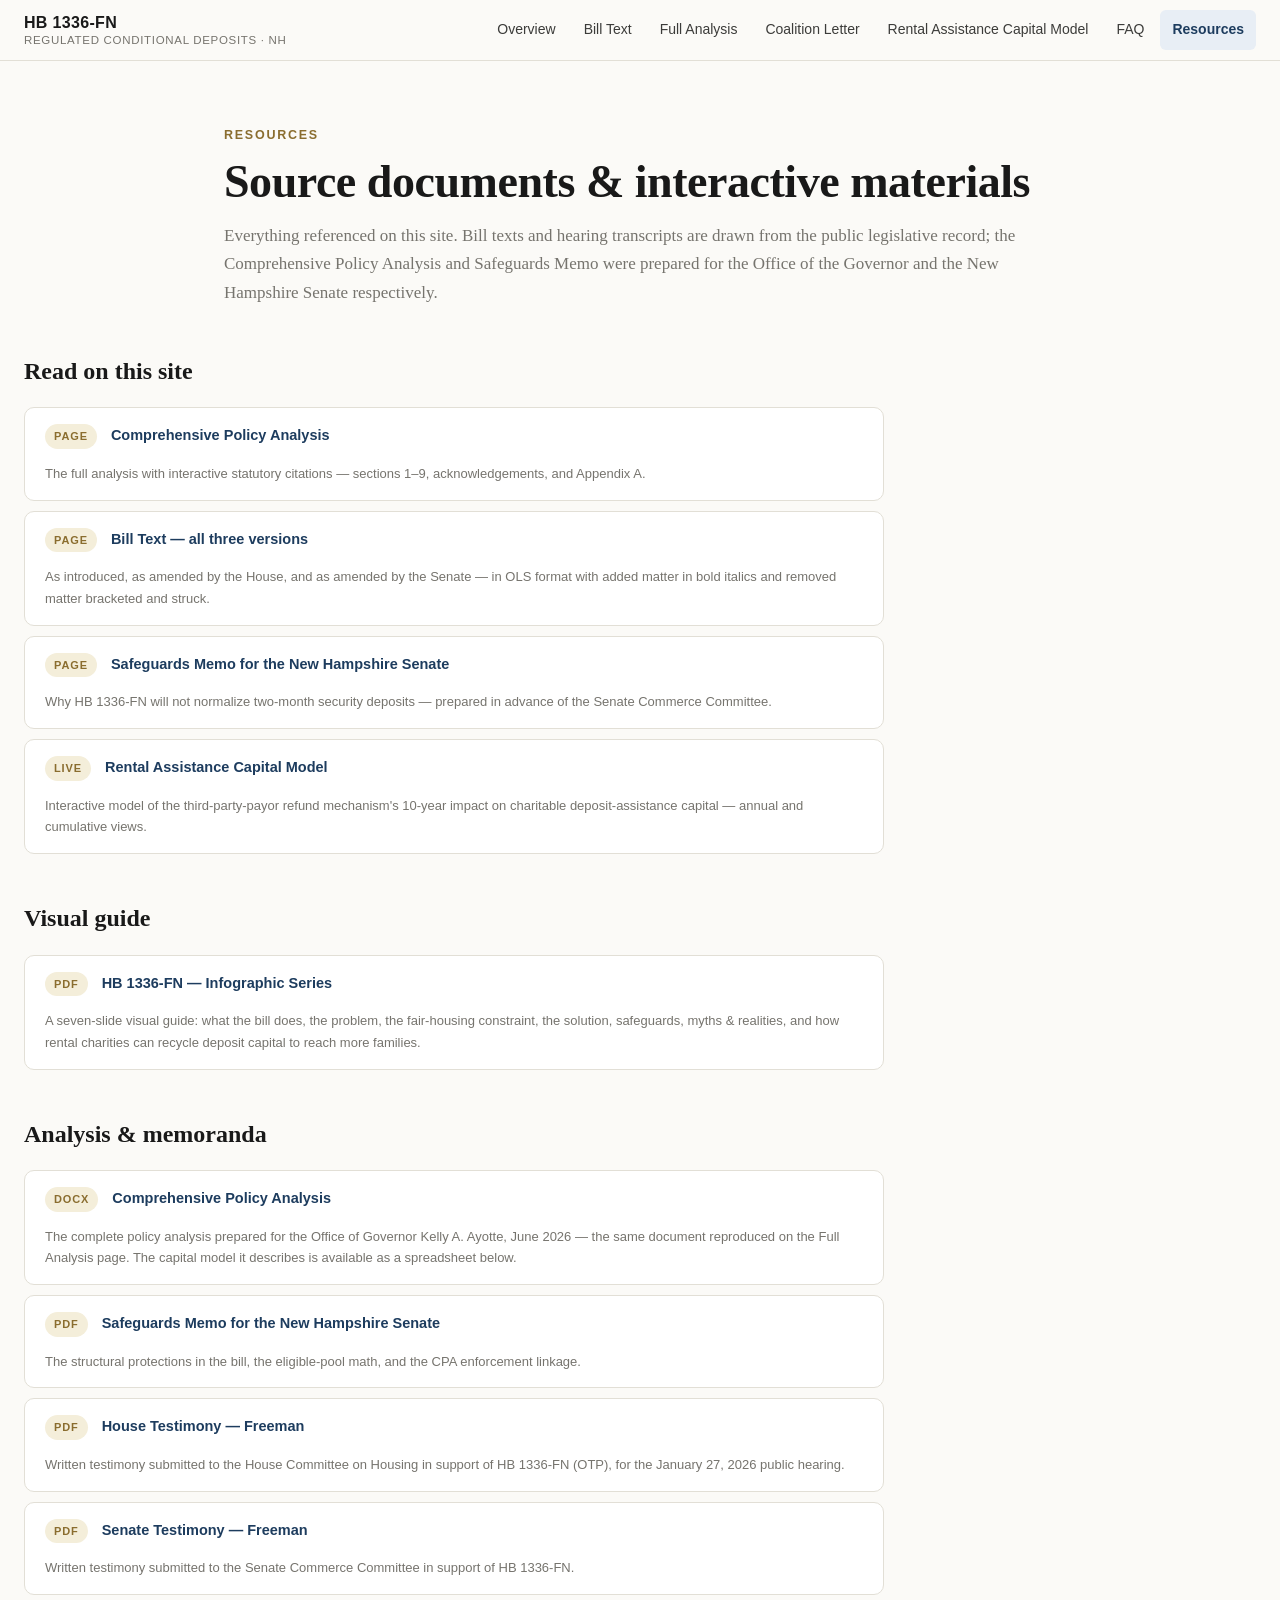
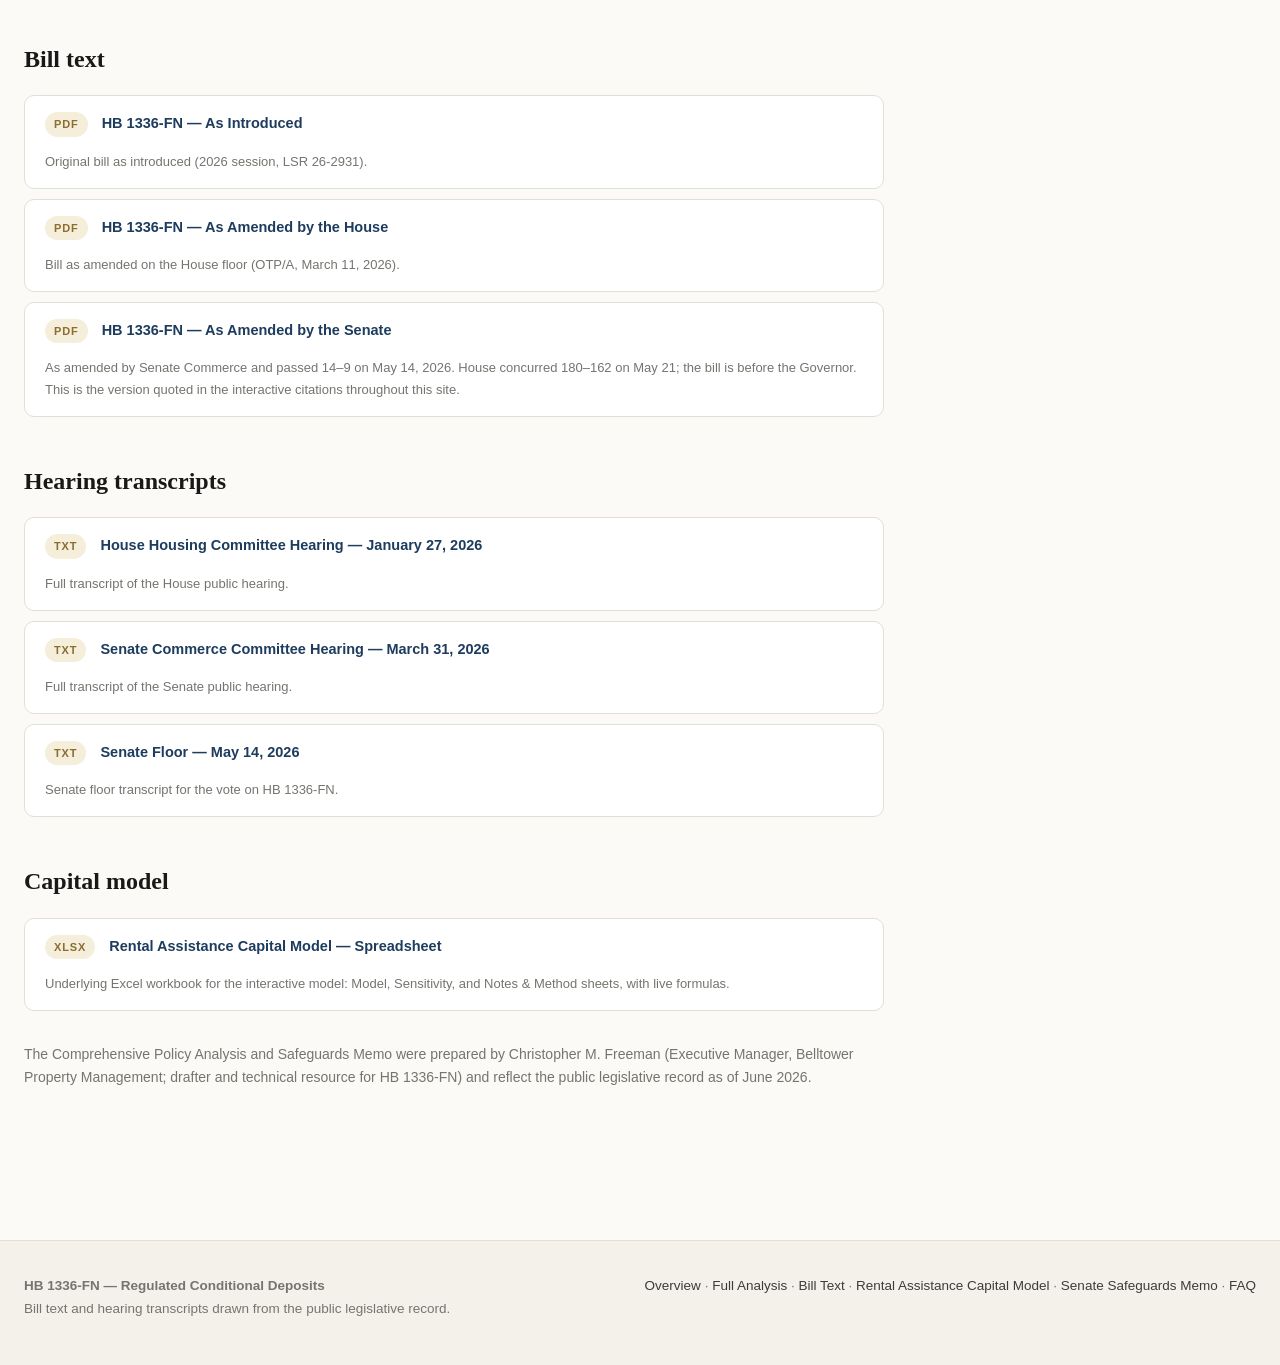
<file: downloads.html>
<!DOCTYPE html>
<html lang="en">
<head>
<meta charset="UTF-8">
<meta name="viewport" content="width=device-width, initial-scale=1.0">
<title>Resources · HB 1336-FN</title>
<link rel="stylesheet" href="css/styles.css">
</head>
<body>

<header class="site-header">
  <div class="site-header-inner">
    <a class="site-title" href="index.html">
      HB 1336-FN
      <span class="sub">Regulated Conditional Deposits · NH</span>
    </a>
    <nav class="site-nav">
      <a href="index.html">Overview</a>
      <a href="billtext.html">Bill Text</a>
      <a href="analysis.html">Full Analysis</a>
      <a href="coalition-letter.html">Coalition Letter</a>
      <a href="calculator.html">Rental Assistance Capital Model</a>
      <a href="faq.html">FAQ</a>
      <a href="downloads.html">Resources</a>
    </nav>
  </div>
</header>

<main class="page">
  <div class="page-header">
    <p class="kicker">Resources</p>
    <h1>Source documents &amp; interactive materials</h1>
    <p class="subtitle">
      Everything referenced on this site. Bill texts and hearing transcripts are drawn from the public
      legislative record; the Comprehensive Policy Analysis and Safeguards Memo were prepared for the
      Office of the Governor and the New Hampshire Senate respectively.
    </p>
  </div>

  <div style="max-width: 860px;">

    <div class="resource-group reveal">
      <h2>Read on this site</h2>
      <ul class="resource-list">
        <li>
          <span class="ftype">Page</span>
          <a href="analysis.html">Comprehensive Policy Analysis</a>
          <span class="rdesc">The full analysis with interactive statutory citations — sections 1–9, acknowledgements, and Appendix A.</span>
        </li>
        <li>
          <span class="ftype">Page</span>
          <a href="billtext.html">Bill Text — all three versions</a>
          <span class="rdesc">As introduced, as amended by the House, and as amended by the Senate — in OLS format with added matter in bold italics and removed matter bracketed and struck.</span>
        </li>
        <li>
          <span class="ftype">Page</span>
          <a href="safeguards.html">Safeguards Memo for the New Hampshire Senate</a>
          <span class="rdesc">Why HB 1336-FN will not normalize two-month security deposits — prepared in advance of the Senate Commerce Committee.</span>
        </li>
        <li>
          <span class="ftype">Live</span>
          <a href="calculator.html">Rental Assistance Capital Model</a>
          <span class="rdesc">Interactive model of the third-party-payor refund mechanism's 10-year impact on charitable deposit-assistance capital — annual and cumulative views.</span>
        </li>
      </ul>
    </div>

    <div class="resource-group reveal">
      <h2>Visual guide</h2>
      <ul class="resource-list">
        <li>
          <span class="ftype">PDF</span>
          <a href="downloads/HB1336_Infographic_Series.pdf" download>HB 1336-FN — Infographic Series</a>
          <span class="rdesc">A seven-slide visual guide: what the bill does, the problem, the fair-housing constraint, the solution, safeguards, myths &amp; realities, and how rental charities can recycle deposit capital to reach more families.</span>
        </li>
      </ul>
    </div>

    <div class="resource-group reveal">
      <h2>Analysis &amp; memoranda</h2>
      <ul class="resource-list">
        <li>
          <span class="ftype">DOCX</span>
          <a href="downloads/HB1336_Comprehensive_Policy_Analysis.docx" download>Comprehensive Policy Analysis</a>
          <span class="rdesc">The complete policy analysis prepared for the Office of Governor Kelly A. Ayotte, June 2026 — the same document reproduced on the Full Analysis page. The capital model it describes is available as a spreadsheet below.</span>
        </li>
        <li>
          <span class="ftype">PDF</span>
          <a href="downloads/HB1336_Safeguards_Memo.pdf" download>Safeguards Memo for the New Hampshire Senate</a>
          <span class="rdesc">The structural protections in the bill, the eligible-pool math, and the CPA enforcement linkage.</span>
        </li>
        <li>
          <span class="ftype">PDF</span>
          <a href="downloads/HB1336_House_Testimony.pdf" download>House Testimony — Freeman</a>
          <span class="rdesc">Written testimony submitted to the House Committee on Housing in support of HB 1336-FN (OTP), for the January 27, 2026 public hearing.</span>
        </li>
        <li>
          <span class="ftype">PDF</span>
          <a href="downloads/HB1336_Senate_Testimony.pdf" download>Senate Testimony — Freeman</a>
          <span class="rdesc">Written testimony submitted to the Senate Commerce Committee in support of HB 1336-FN.</span>
        </li>
      </ul>
    </div>

    <div class="resource-group reveal">
      <h2>Bill text</h2>
      <ul class="resource-list">
        <li>
          <span class="ftype">PDF</span>
          <a href="downloads/HB1336_BillText_As_Introduced.pdf" download>HB 1336-FN — As Introduced</a>
          <span class="rdesc">Original bill as introduced (2026 session, LSR 26-2931).</span>
        </li>
        <li>
          <span class="ftype">PDF</span>
          <a href="downloads/HB1336_BillText_House_Amended.pdf" download>HB 1336-FN — As Amended by the House</a>
          <span class="rdesc">Bill as amended on the House floor (OTP/A, March 11, 2026).</span>
        </li>
        <li>
          <span class="ftype">PDF</span>
          <a href="downloads/HB1336_BillText_Senate_Amended.pdf" download>HB 1336-FN — As Amended by the Senate</a>
          <span class="rdesc">As amended by Senate Commerce and passed 14–9 on May 14, 2026. House concurred 180–162 on May 21; the bill is before the Governor. This is the version quoted in the interactive citations throughout this site.</span>
        </li>
      </ul>
    </div>

    <div class="resource-group reveal">
      <h2>Hearing transcripts</h2>
      <ul class="resource-list">
        <li>
          <span class="ftype">TXT</span>
          <a href="downloads/HB1336_House_Hearing_Transcript_2026-01-27.txt" download>House Housing Committee Hearing — January 27, 2026</a>
          <span class="rdesc">Full transcript of the House public hearing.</span>
        </li>
        <li>
          <span class="ftype">TXT</span>
          <a href="downloads/HB1336_Senate_Hearing_Transcript_2026-03-31.txt" download>Senate Commerce Committee Hearing — March 31, 2026</a>
          <span class="rdesc">Full transcript of the Senate public hearing.</span>
        </li>
        <li>
          <span class="ftype">TXT</span>
          <a href="downloads/HB1336_Senate_Floor_Transcript_2026-05-14.txt" download>Senate Floor — May 14, 2026</a>
          <span class="rdesc">Senate floor transcript for the vote on HB 1336-FN.</span>
        </li>
      </ul>
    </div>

    <div class="resource-group reveal">
      <h2>Capital model</h2>
      <ul class="resource-list">
        <li>
          <span class="ftype">XLSX</span>
          <a href="downloads/HB1336_Capital_Model.xlsx" download>Rental Assistance Capital Model — Spreadsheet</a>
          <span class="rdesc">Underlying Excel workbook for the interactive model: Model, Sensitivity, and Notes &amp; Method sheets, with live formulas.</span>
        </li>
      </ul>
    </div>

    <p class="note" style="margin-top:32px; font-family: var(--sans); font-size: 14px; color: var(--muted);">
      The Comprehensive Policy Analysis and Safeguards Memo were prepared by Christopher M. Freeman
      (Executive Manager, Belltower Property Management; drafter and technical resource for HB 1336-FN)
      and reflect the public legislative record as of June 2026.
    </p>

  </div>
</main>

<footer class="site-footer">
  <div class="site-footer-inner">
    <div>
      <strong>HB 1336-FN — Regulated Conditional Deposits</strong><br>
      Bill text and hearing transcripts drawn from the public legislative record.
    </div>
    <div>
      <a href="index.html">Overview</a> ·
      <a href="analysis.html">Full Analysis</a> ·
      <a href="billtext.html">Bill Text</a> ·
      <a href="calculator.html">Rental Assistance Capital Model</a> ·
      <a href="safeguards.html">Senate Safeguards Memo</a> ·
      <a href="faq.html">FAQ</a>
    </div>
  </div>
</footer>

<script src="js/app.js"></script>
</body>
</html>
</file>
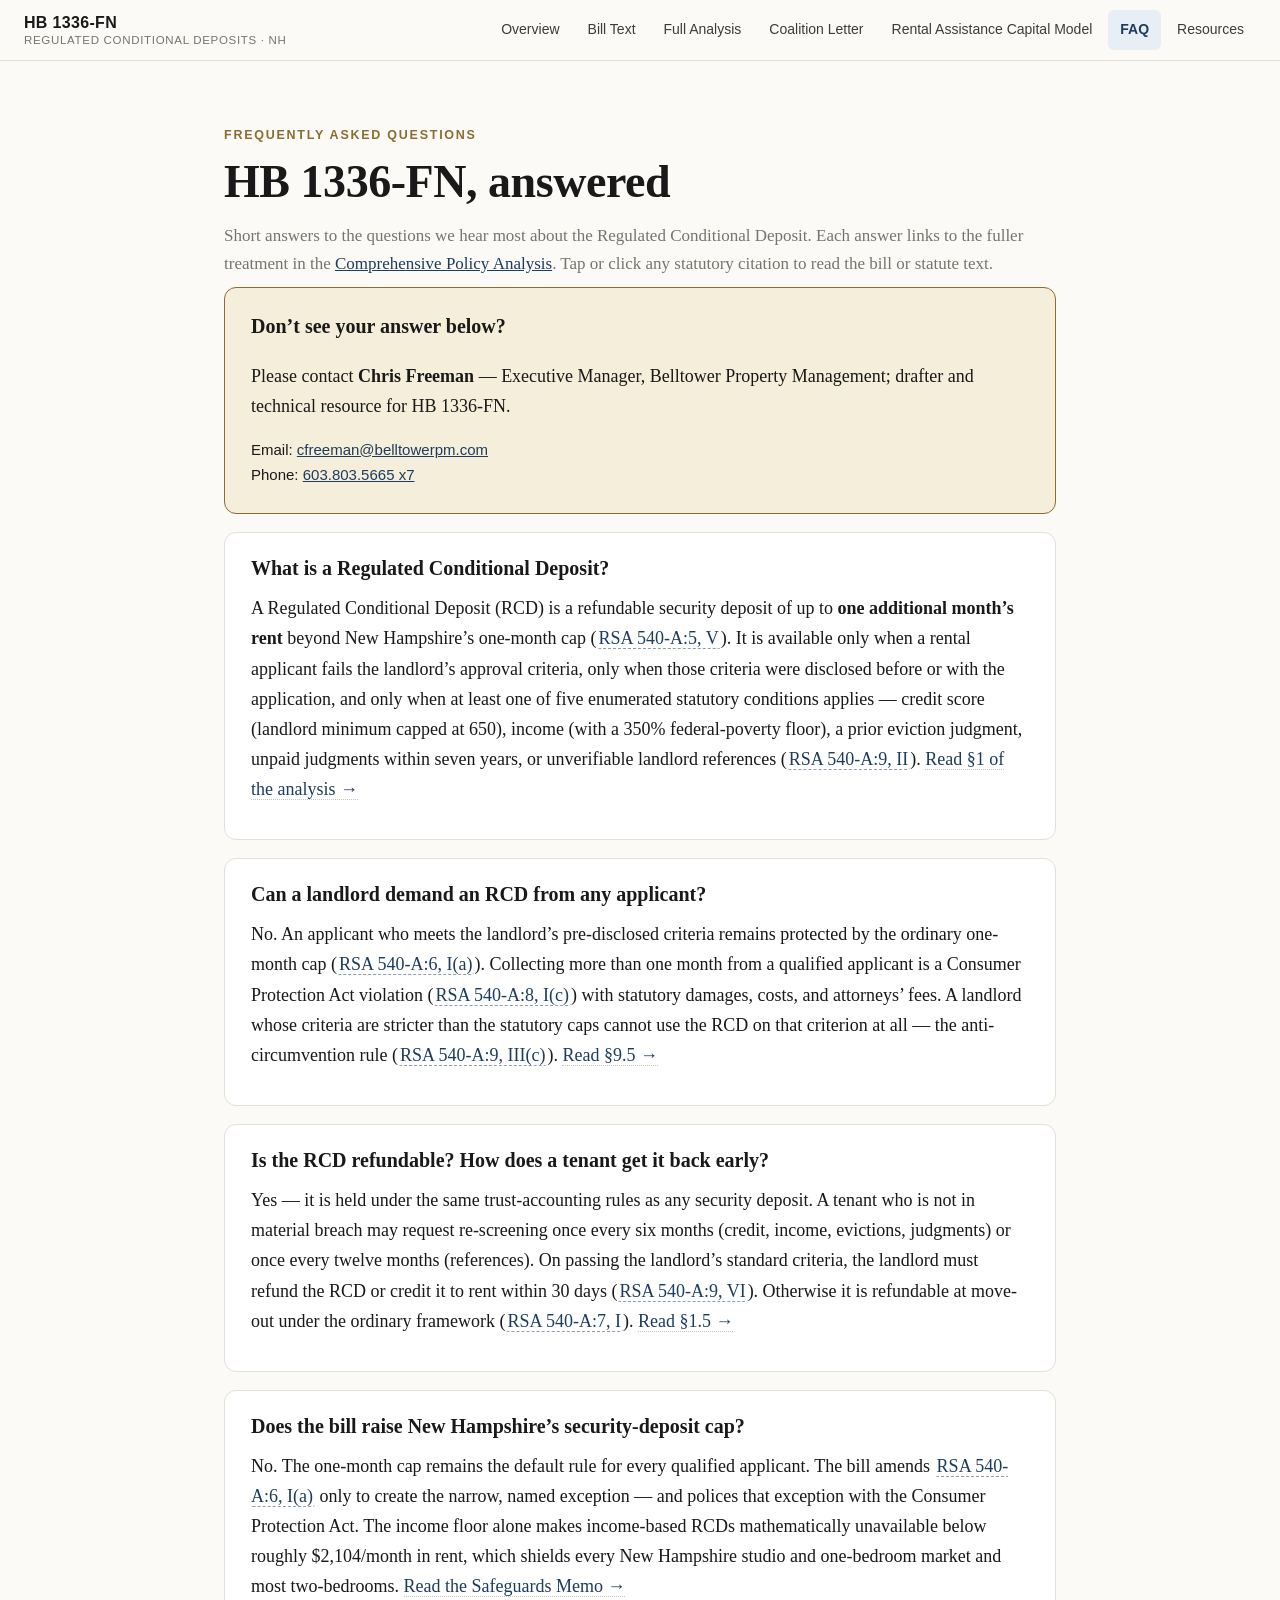
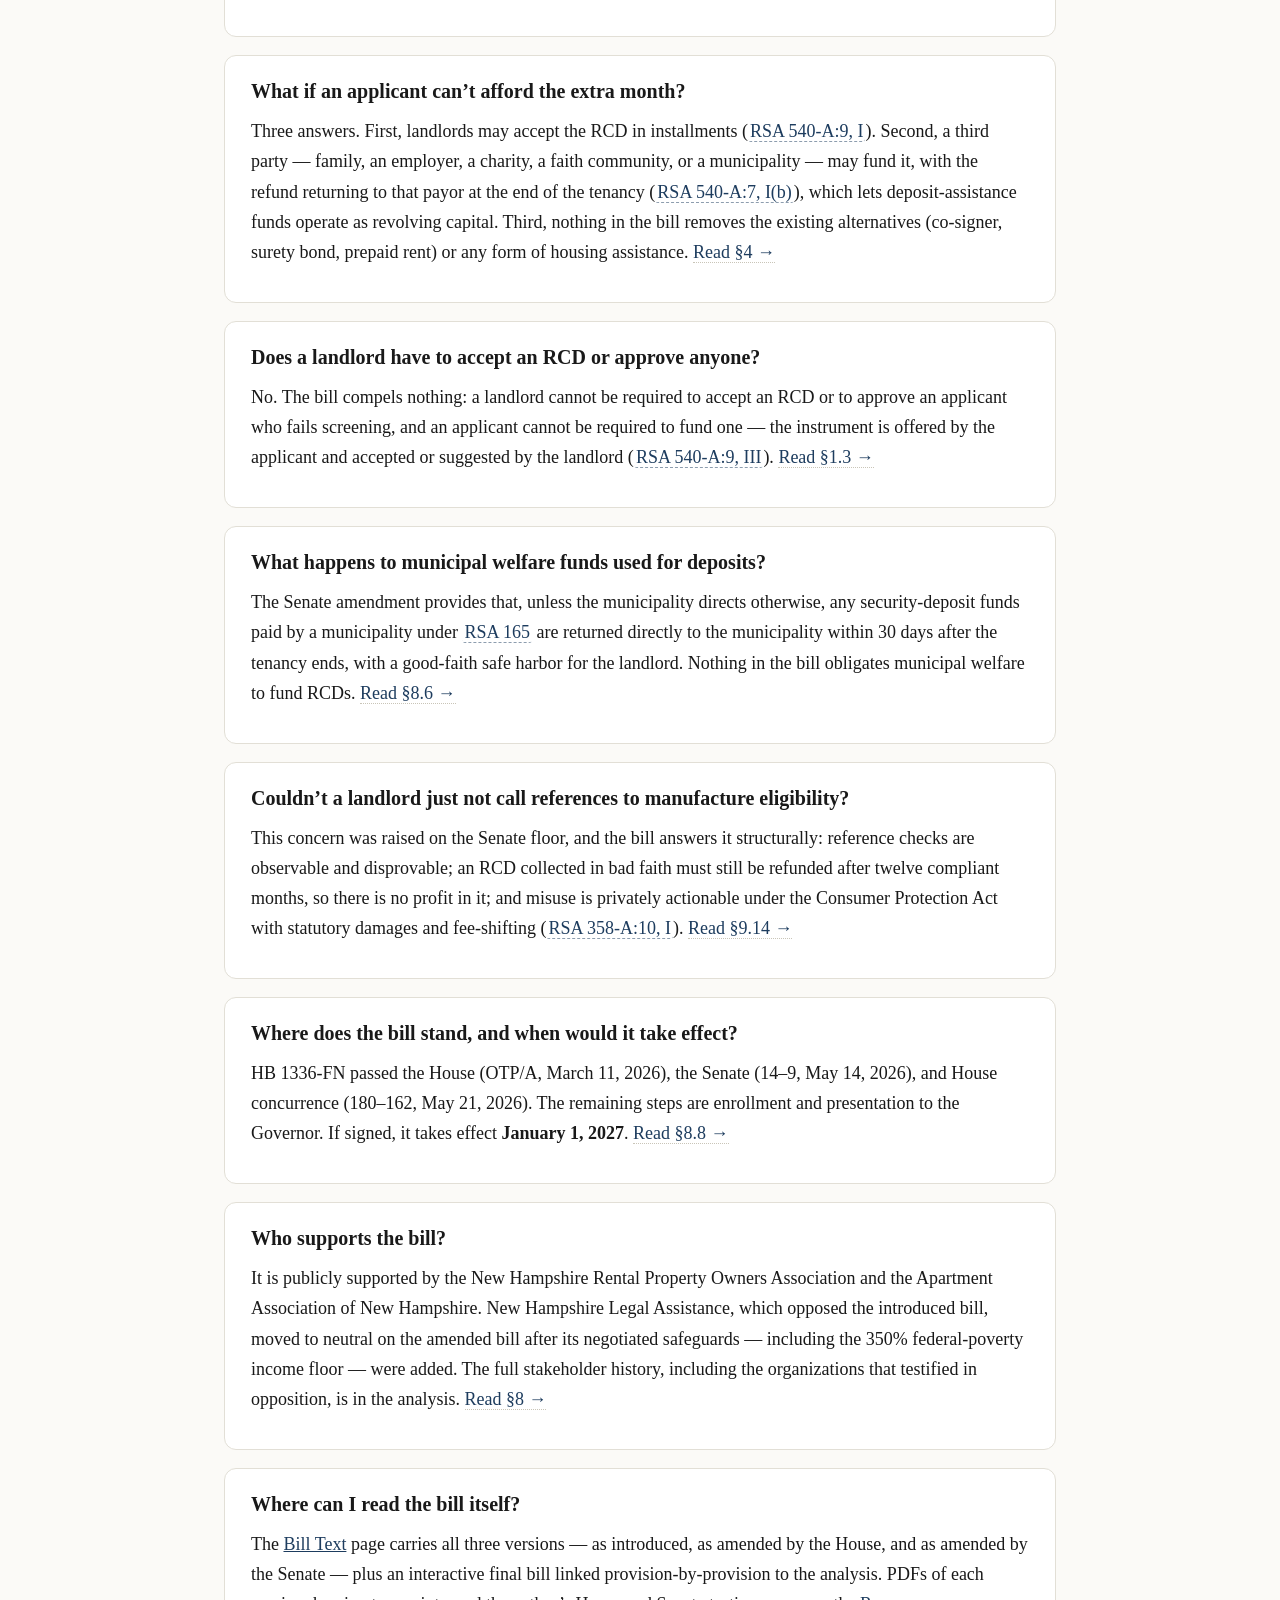
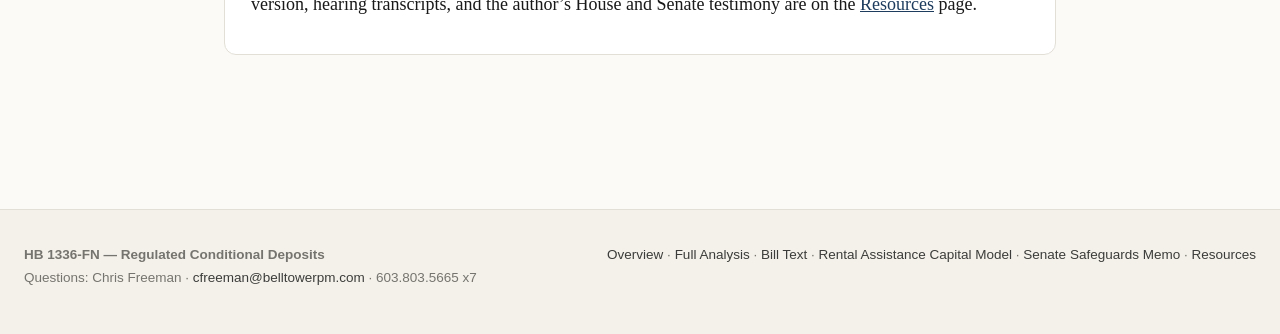
<file: faq.html>
<!DOCTYPE html>
<html lang="en">
<head>
<meta charset="UTF-8">
<meta name="viewport" content="width=device-width, initial-scale=1.0">
<title>FAQ · HB 1336-FN</title>
<meta name="description" content="Frequently asked questions about New Hampshire HB 1336-FN and the Regulated Conditional Deposit, with contact information for the bill's drafter.">
<link rel="stylesheet" href="css/styles.css">
</head>
<body>

<header class="site-header">
  <div class="site-header-inner">
    <a class="site-title" href="index.html">
      HB 1336-FN
      <span class="sub">Regulated Conditional Deposits · NH</span>
    </a>
    <nav class="site-nav">
      <a href="index.html">Overview</a>
      <a href="billtext.html">Bill Text</a>
      <a href="analysis.html">Full Analysis</a>
      <a href="coalition-letter.html">Coalition Letter</a>
      <a href="calculator.html">Rental Assistance Capital Model</a>
      <a href="faq.html">FAQ</a>
      <a href="downloads.html">Resources</a>
    </nav>
  </div>
</header>

<main class="page">

  <div class="page-header">
    <p class="kicker">Frequently asked questions</p>
    <h1>HB 1336-FN, answered</h1>
    <p class="subtitle">
      Short answers to the questions we hear most about the Regulated Conditional Deposit.
      Each answer links to the fuller treatment in the
      <a href="analysis.html">Comprehensive Policy Analysis</a>. Tap or click any statutory
      citation to read the bill or statute text.
    </p>
  </div>

  <div style="max-width: 52rem; margin: 0 auto;">

    <div class="topic-block" style="background: var(--accent-soft); border-color: var(--accent);">
      <h3 style="margin-top:0;">Don&rsquo;t see your answer below?</h3>
      <p style="margin-bottom:6px;">Please contact <strong>Chris Freeman</strong> &mdash; Executive Manager, Belltower Property Management; drafter and technical resource for HB 1336-FN.</p>
      <p style="margin-bottom:14px; font-family: var(--sans); font-size: 15px;">
        Email: <a href="mailto:cfreeman@belltowerpm.com">cfreeman@belltowerpm.com</a><br>
        Phone: <a href="tel:+16038035665,7">603.803.5665 x7</a>
      </p>
    </div>

    <article class="article" style="max-width:none;">

    <div class="topic-block">
      <h3>What is a Regulated Conditional Deposit?</h3>
      <p>A Regulated Conditional Deposit (RCD) is a refundable security deposit of up to <strong>one additional month&rsquo;s rent</strong> beyond New Hampshire&rsquo;s one-month cap (<a href="#" class="cite" data-statute="540-A:5" data-para="V">RSA 540-A:5, V</a>). It is available only when a rental applicant fails the landlord&rsquo;s approval criteria, only when those criteria were disclosed before or with the application, and only when at least one of five enumerated statutory conditions applies &mdash; credit score (landlord minimum capped at 650), income (with a 350% federal-poverty floor), a prior eviction judgment, unpaid judgments within seven years, or unverifiable landlord references (<a href="#" class="cite" data-statute="540-A:9" data-para="II">RSA 540-A:9, II</a>). <a class="xref" href="analysis.html#sec-1">Read §1 of the analysis &rarr;</a></p>
    </div>

    <div class="topic-block">
      <h3>Can a landlord demand an RCD from any applicant?</h3>
      <p>No. An applicant who meets the landlord&rsquo;s pre-disclosed criteria remains protected by the ordinary one-month cap (<a href="#" class="cite" data-statute="540-A:6" data-para="I(a)">RSA 540-A:6, I(a)</a>). Collecting more than one month from a qualified applicant is a Consumer Protection Act violation (<a href="#" class="cite" data-statute="540-A:8" data-para="I(c)">RSA 540-A:8, I(c)</a>) with statutory damages, costs, and attorneys&rsquo; fees. A landlord whose criteria are stricter than the statutory caps cannot use the RCD on that criterion at all &mdash; the anti-circumvention rule (<a href="#" class="cite" data-statute="540-A:9" data-para="III(c)">RSA 540-A:9, III(c)</a>). <a class="xref" href="analysis.html#sec-9-5">Read §9.5 &rarr;</a></p>
    </div>

    <div class="topic-block">
      <h3>Is the RCD refundable? How does a tenant get it back early?</h3>
      <p>Yes &mdash; it is held under the same trust-accounting rules as any security deposit. A tenant who is not in material breach may request re-screening once every six months (credit, income, evictions, judgments) or once every twelve months (references). On passing the landlord&rsquo;s standard criteria, the landlord must refund the RCD or credit it to rent within 30 days (<a href="#" class="cite" data-statute="540-A:9" data-para="VI">RSA 540-A:9, VI</a>). Otherwise it is refundable at move-out under the ordinary framework (<a href="#" class="cite" data-statute="540-A:7" data-para="I(a)">RSA 540-A:7, I</a>). <a class="xref" href="analysis.html#sec-1-5">Read §1.5 &rarr;</a></p>
    </div>

    <div class="topic-block">
      <h3>Does the bill raise New Hampshire&rsquo;s security-deposit cap?</h3>
      <p>No. The one-month cap remains the default rule for every qualified applicant. The bill amends <a href="#" class="cite" data-statute="540-A:6" data-para="I(a)">RSA 540-A:6, I(a)</a> only to create the narrow, named exception &mdash; and polices that exception with the Consumer Protection Act. The income floor alone makes income-based RCDs mathematically unavailable below roughly $2,104/month in rent, which shields every New Hampshire studio and one-bedroom market and most two-bedrooms. <a class="xref" href="safeguards.html">Read the Safeguards Memo &rarr;</a></p>
    </div>

    <div class="topic-block">
      <h3>What if an applicant can&rsquo;t afford the extra month?</h3>
      <p>Three answers. First, landlords may accept the RCD in installments (<a href="#" class="cite" data-statute="540-A:9" data-para="I">RSA 540-A:9, I</a>). Second, a third party &mdash; family, an employer, a charity, a faith community, or a municipality &mdash; may fund it, with the refund returning to that payor at the end of the tenancy (<a href="#" class="cite" data-statute="540-A:7" data-para="I(b)">RSA 540-A:7, I(b)</a>), which lets deposit-assistance funds operate as revolving capital. Third, nothing in the bill removes the existing alternatives (co-signer, surety bond, prepaid rent) or any form of housing assistance. <a class="xref" href="analysis.html#sec-4">Read §4 &rarr;</a></p>
    </div>

    <div class="topic-block">
      <h3>Does a landlord have to accept an RCD or approve anyone?</h3>
      <p>No. The bill compels nothing: a landlord cannot be required to accept an RCD or to approve an applicant who fails screening, and an applicant cannot be required to fund one &mdash; the instrument is offered by the applicant and accepted or suggested by the landlord (<a href="#" class="cite" data-statute="540-A:9" data-para="III">RSA 540-A:9, III</a>). <a class="xref" href="analysis.html#sec-1-3">Read §1.3 &rarr;</a></p>
    </div>

    <div class="topic-block">
      <h3>What happens to municipal welfare funds used for deposits?</h3>
      <p>The Senate amendment provides that, unless the municipality directs otherwise, any security-deposit funds paid by a municipality under <a href="#" class="cite" data-statute="165" data-para="I">RSA 165</a> are returned directly to the municipality within 30 days after the tenancy ends, with a good-faith safe harbor for the landlord. Nothing in the bill obligates municipal welfare to fund RCDs. <a class="xref" href="analysis.html#sec-8-6">Read §8.6 &rarr;</a></p>
    </div>

    <div class="topic-block">
      <h3>Couldn&rsquo;t a landlord just not call references to manufacture eligibility?</h3>
      <p>This concern was raised on the Senate floor, and the bill answers it structurally: reference checks are observable and disprovable; an RCD collected in bad faith must still be refunded after twelve compliant months, so there is no profit in it; and misuse is privately actionable under the Consumer Protection Act with statutory damages and fee-shifting (<a href="#" class="cite" data-statute="358-A:10" data-para="I">RSA 358-A:10, I</a>). <a class="xref" href="analysis.html#sec-9-14">Read §9.14 &rarr;</a></p>
    </div>

    <div class="topic-block">
      <h3>Where does the bill stand, and when would it take effect?</h3>
      <p>HB 1336-FN passed the House (OTP/A, March 11, 2026), the Senate (14&ndash;9, May 14, 2026), and House concurrence (180&ndash;162, May 21, 2026). The remaining steps are enrollment and presentation to the Governor. If signed, it takes effect <strong>January 1, 2027</strong>. <a class="xref" href="analysis.html#sec-8-8">Read §8.8 &rarr;</a></p>
    </div>

    <div class="topic-block">
      <h3>Who supports the bill?</h3>
      <p>It is publicly supported by the New Hampshire Rental Property Owners Association and the Apartment Association of New Hampshire. New Hampshire Legal Assistance, which opposed the introduced bill, moved to neutral on the amended bill after its negotiated safeguards &mdash; including the 350% federal-poverty income floor &mdash; were added. The full stakeholder history, including the organizations that testified in opposition, is in the analysis. <a class="xref" href="analysis.html#sec-8">Read §8 &rarr;</a></p>
    </div>

    <div class="topic-block">
      <h3>Where can I read the bill itself?</h3>
      <p>The <a href="billtext.html">Bill Text</a> page carries all three versions &mdash; as introduced, as amended by the House, and as amended by the Senate &mdash; plus an interactive final bill linked provision-by-provision to the analysis. PDFs of each version, hearing transcripts, and the author&rsquo;s House and Senate testimony are on the <a href="downloads.html">Resources</a> page.</p>
    </div>

    </article>

  </div>

</main>

<footer class="site-footer">
  <div class="site-footer-inner">
    <div>
      <strong>HB 1336-FN — Regulated Conditional Deposits</strong><br>
      Questions: Chris Freeman · <a href="mailto:cfreeman@belltowerpm.com">cfreeman@belltowerpm.com</a> · 603.803.5665 x7
    </div>
    <div>
      <a href="index.html">Overview</a> ·
      <a href="analysis.html">Full Analysis</a> ·
      <a href="billtext.html">Bill Text</a> ·
      <a href="calculator.html">Rental Assistance Capital Model</a> ·
      <a href="safeguards.html">Senate Safeguards Memo</a> ·
      <a href="downloads.html">Resources</a>
    </div>
  </div>
</footer>

<script src="js/statutes.js"></script>
<script src="js/app.js"></script>
</body>
</html>
</file>
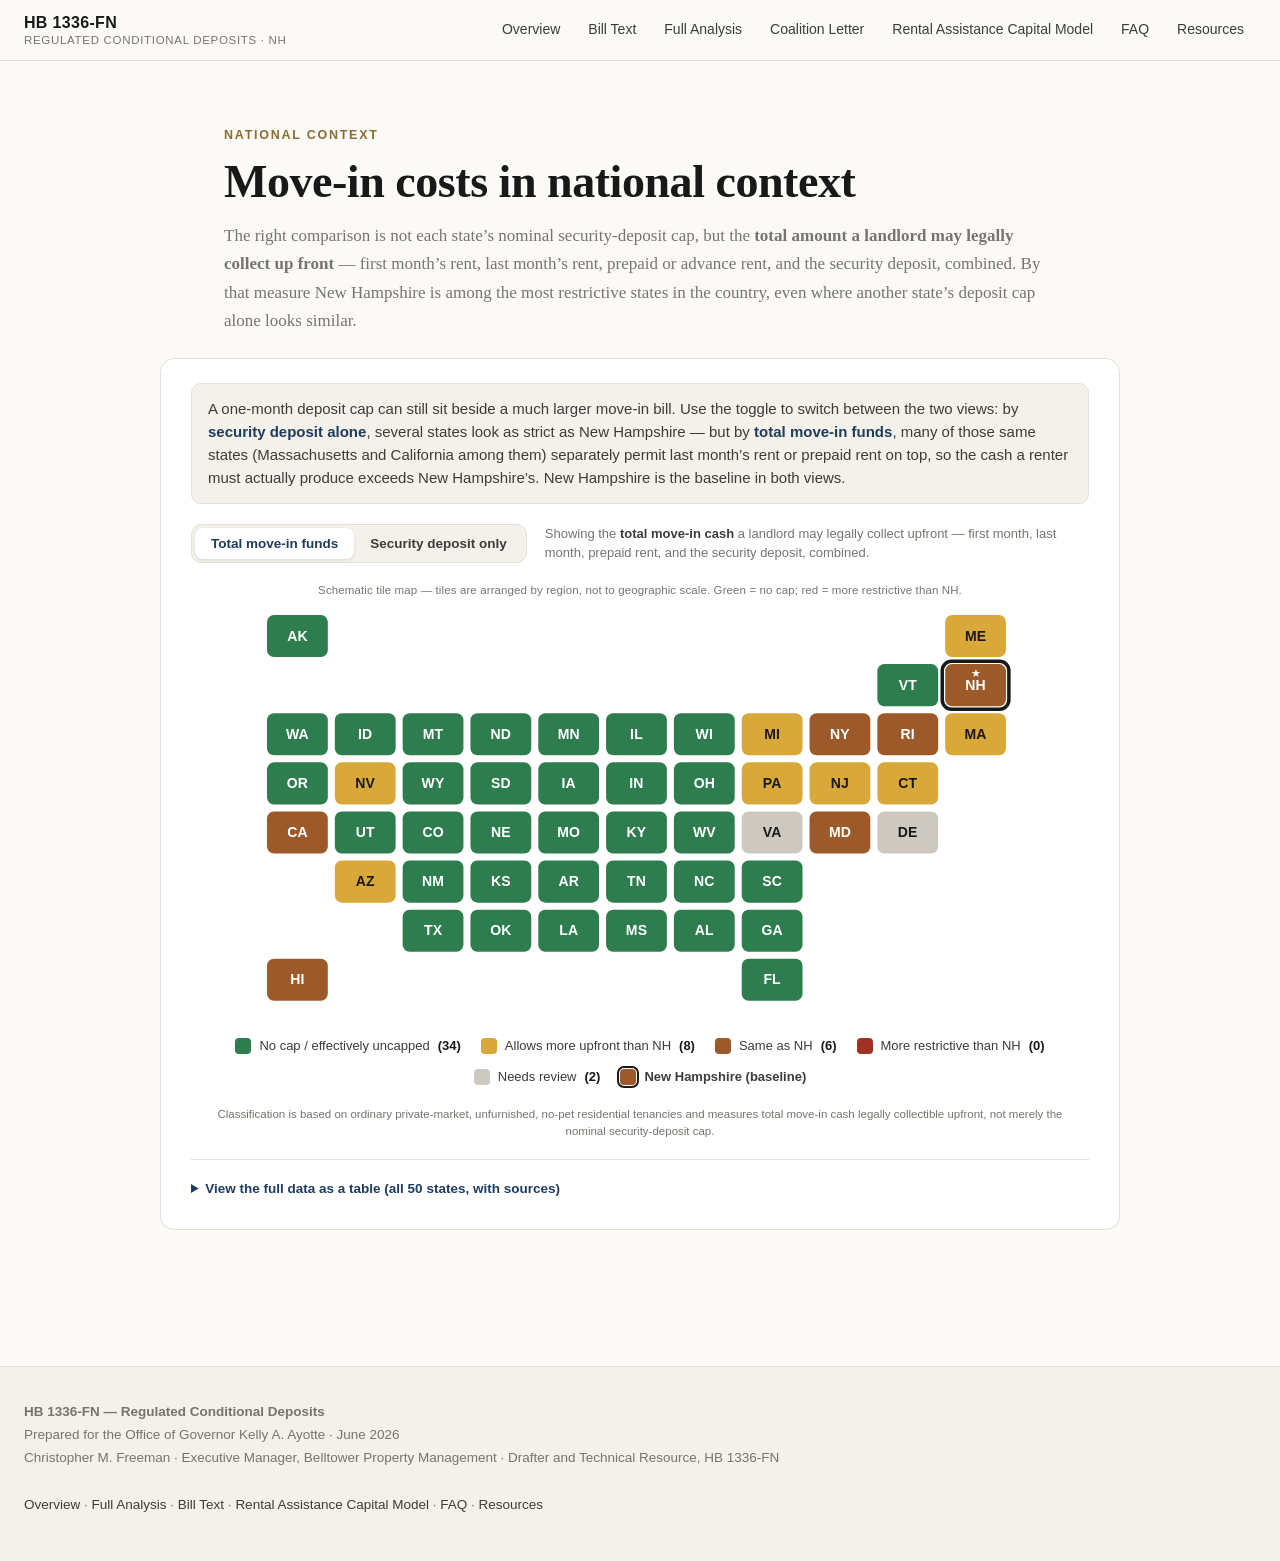
<file: map.html>
<!DOCTYPE html>
<html lang="en">
<head>
<meta charset="UTF-8">
<meta name="viewport" content="width=device-width, initial-scale=1.0">
<title>Move-in costs in national context · HB 1336-FN</title>
<meta name="description" content="Interactive 50-state map comparing the total move-in funds a landlord may legally collect upfront — security deposit, first and last month, and prepaid rent — against New Hampshire.">
<meta name="robots" content="noindex, nofollow">
<link rel="stylesheet" href="css/styles.css">
</head>
<body>

<header class="site-header">
  <div class="site-header-inner">
    <a class="site-title" href="index.html">
      HB 1336-FN
      <span class="sub">Regulated Conditional Deposits · NH</span>
    </a>
    <nav class="site-nav">
      <a href="index.html">Overview</a>
      <a href="billtext.html">Bill Text</a>
      <a href="analysis.html">Full Analysis</a>
      <a href="coalition-letter.html">Coalition Letter</a>
      <a href="calculator.html">Rental Assistance Capital Model</a>
      <a href="faq.html">FAQ</a>
      <a href="downloads.html">Resources</a>
    </nav>
  </div>
</header>

<main class="page">

  <div class="page-header">
    <p class="kicker">National context</p>
    <h1>Move-in costs in national context</h1>
    <p class="subtitle">
      The right comparison is not each state&rsquo;s nominal security-deposit cap, but the
      <strong>total amount a landlord may legally collect up front</strong> &mdash; first month&rsquo;s rent,
      last month&rsquo;s rent, prepaid or advance rent, and the security deposit, combined. By that
      measure New Hampshire is among the most restrictive states in the country, even where another
      state&rsquo;s deposit cap alone looks similar.
    </p>
  </div>

  <!-- ================= MOVE-IN COSTS MAP ================= -->
  <section id="movein-map" style="max-width: 60rem; margin: 8px auto 0;">
    <div class="movein-map">
      <div class="mc-callout">
        A one-month deposit cap can still sit beside a much larger move-in bill. Use the toggle to switch
        between the two views: by <em>security deposit alone</em>, several states look as strict as New
        Hampshire &mdash; but by <em>total move-in funds</em>, many of those same states (Massachusetts and
        California among them) separately permit last month&rsquo;s rent or prepaid rent on top, so the cash a
        renter must actually produce exceeds New Hampshire&rsquo;s. New Hampshire is the baseline in both views.
      </div>

      <div class="mc-toolbar">
        <div class="mc-toggle" role="group" aria-label="Choose what the map measures">
          <button type="button" class="mc-toggle-btn is-active" data-mode="total" aria-pressed="true">Total move-in funds</button>
          <button type="button" class="mc-toggle-btn" data-mode="deposit" aria-pressed="false">Security deposit only</button>
        </div>
        <p class="mc-mode-note" id="moveinModeNote" aria-live="polite"></p>
      </div>

      <div class="mc-figurewrap">
        <div class="mc-host-wrap">
          <p class="mc-schematic-note" aria-hidden="true">Schematic tile map — tiles are arranged by region, not to geographic scale. Green = no cap; red = more restrictive than NH.</p>
          <div id="moveinMapHost" class="mc-host"></div>
          <div id="moveinTooltip" class="mc-tip" role="tooltip" hidden></div>
        </div>
      </div>

      <div id="moveinLegend" class="mc-legend" aria-label="Map legend with category counts"></div>

      <p class="mc-method">
        Classification is based on ordinary private-market, unfurnished, no-pet residential tenancies and
        measures total move-in cash legally collectible upfront, not merely the nominal security-deposit
        cap.
      </p>

      <details class="mc-table-details">
        <summary>View the full data as a table (all 50 states, with sources)</summary>
        <div class="mc-table-scroll">
          <table class="mc-table">
            <caption class="visually-hidden">Total legally collectible move-in funds by state, compared to New Hampshire.</caption>
            <thead>
              <tr>
                <th scope="col">State</th>
                <th scope="col">Classification</th>
                <th scope="col">Deposit cap</th>
                <th scope="col">Total upfront</th>
                <th scope="col">Security deposit</th>
                <th scope="col">Advance / prepaid rent</th>
                <th scope="col">Confidence</th>
                <th scope="col">Source</th>
              </tr>
            </thead>
            <tbody id="moveinTableBody"></tbody>
          </table>
        </div>
      </details>
    </div>
  </section>

</main>

<footer class="site-footer">
  <div class="site-footer-inner">
    <div>
      <strong>HB 1336-FN — Regulated Conditional Deposits</strong><br>
      Prepared for the Office of Governor Kelly A. Ayotte · June 2026<br>
      Christopher M. Freeman · Executive Manager, Belltower Property Management · Drafter and Technical Resource, HB 1336-FN
    </div>
    <div>
      <a href="index.html">Overview</a> ·
      <a href="analysis.html">Full Analysis</a> ·
      <a href="billtext.html">Bill Text</a> ·
      <a href="calculator.html">Rental Assistance Capital Model</a> ·
      <a href="faq.html">FAQ</a> ·
      <a href="downloads.html">Resources</a>
    </div>
  </div>
</footer>

<script src="js/app.js"></script>
<script src="js/movein-cost-data.js"></script>
<script src="js/movein-cost-map.js"></script>
</body>
</html>
</file>
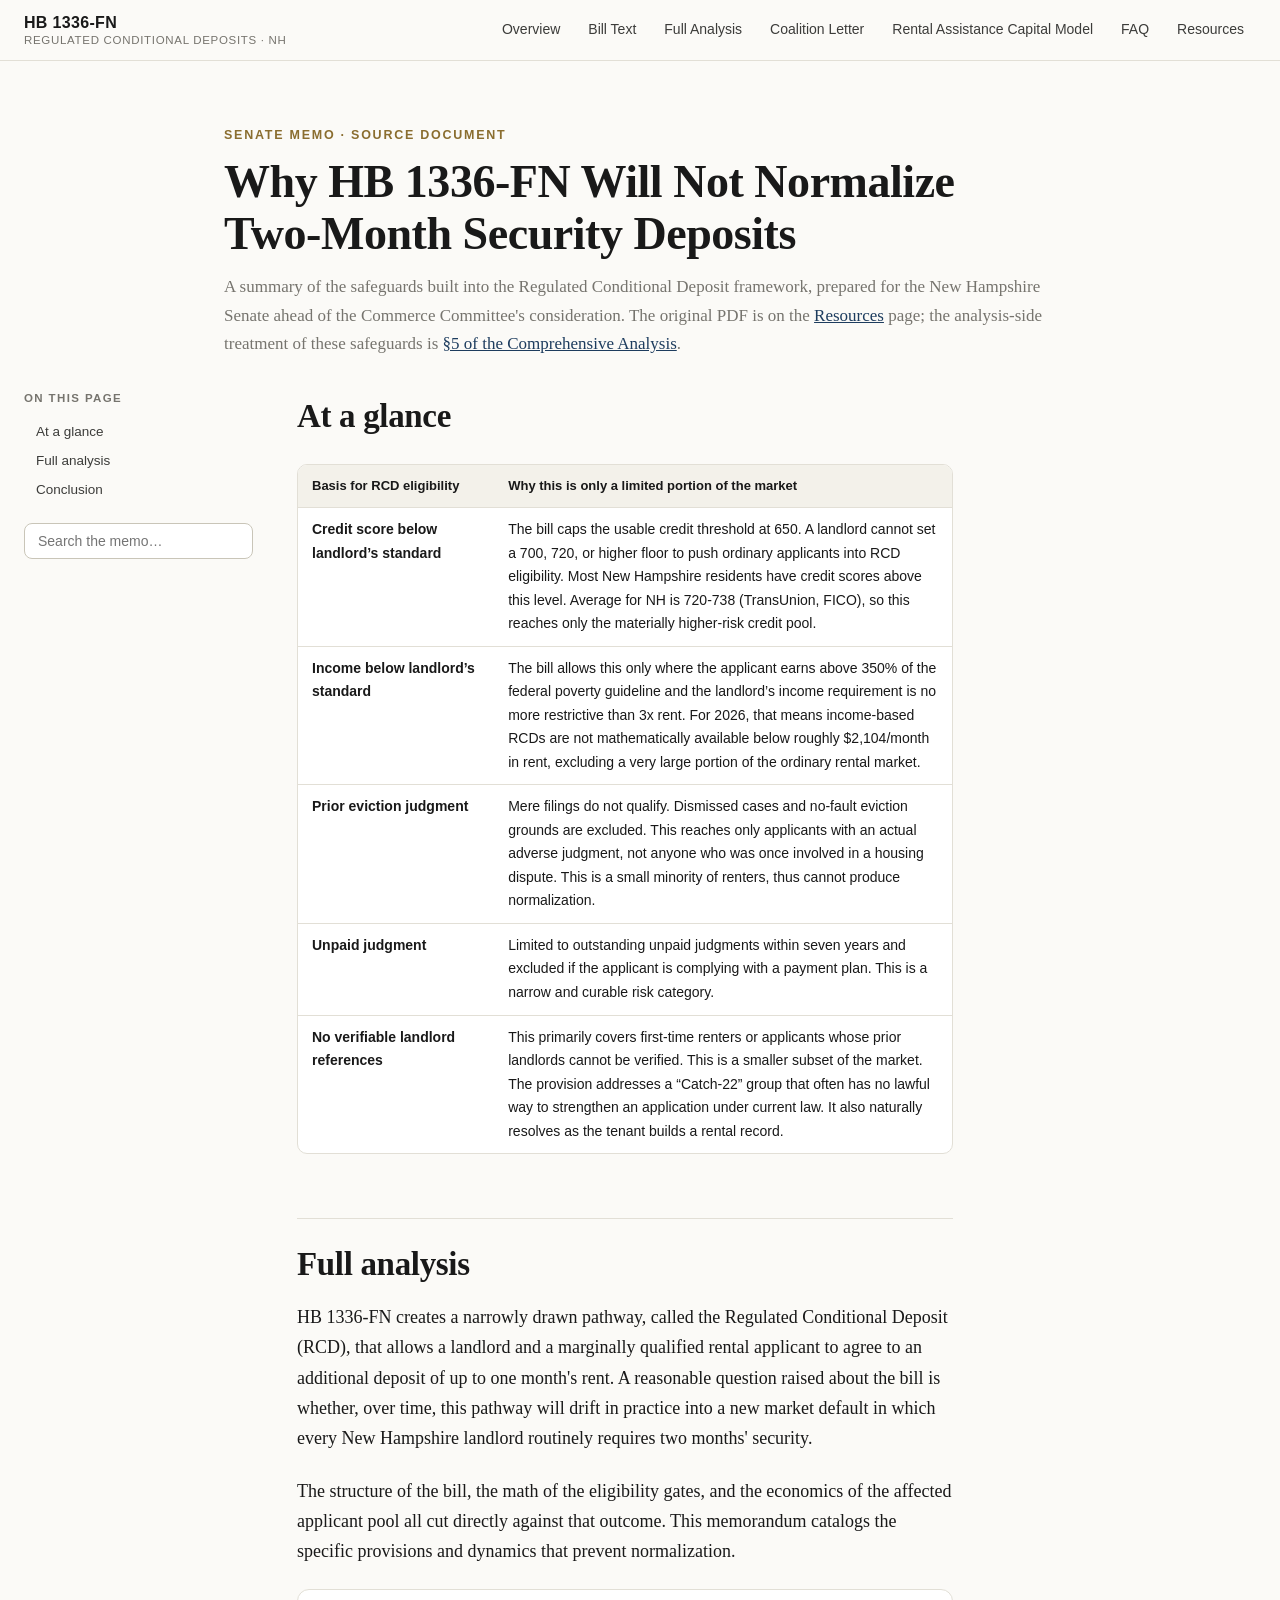
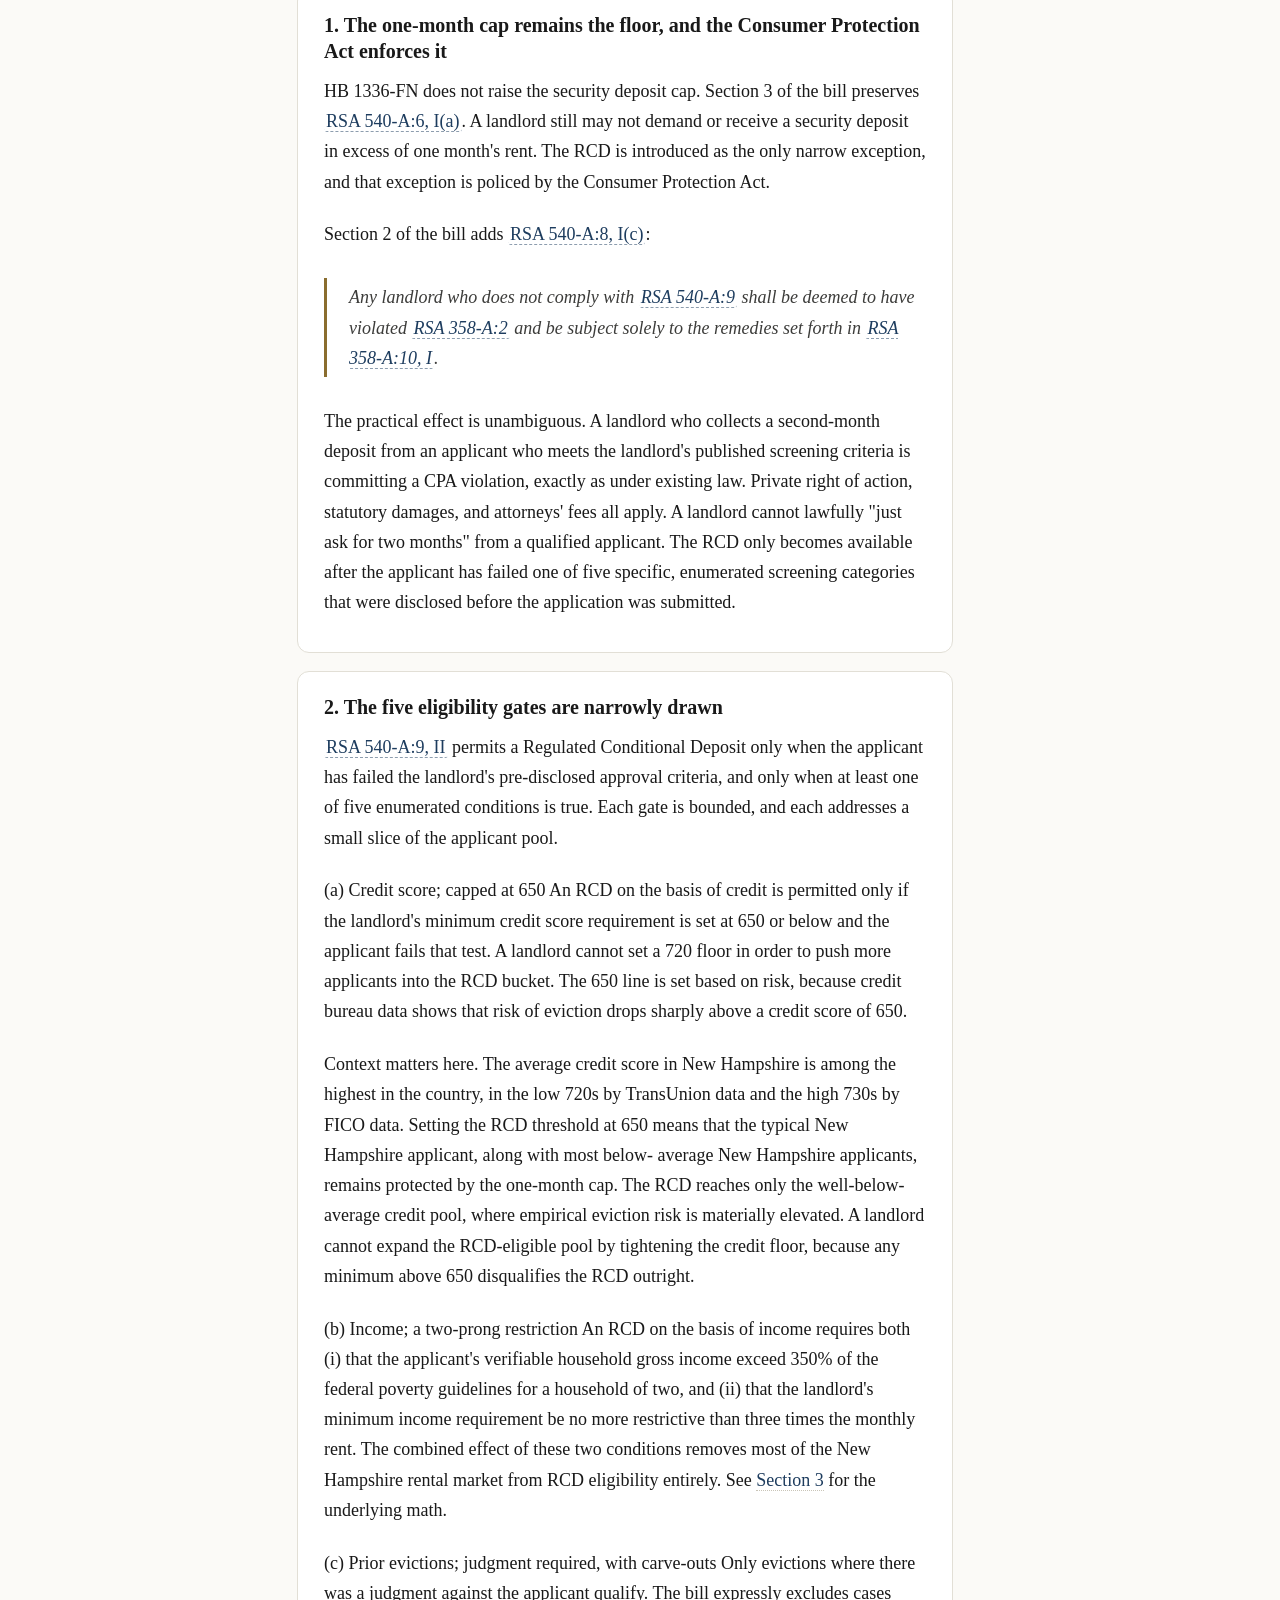
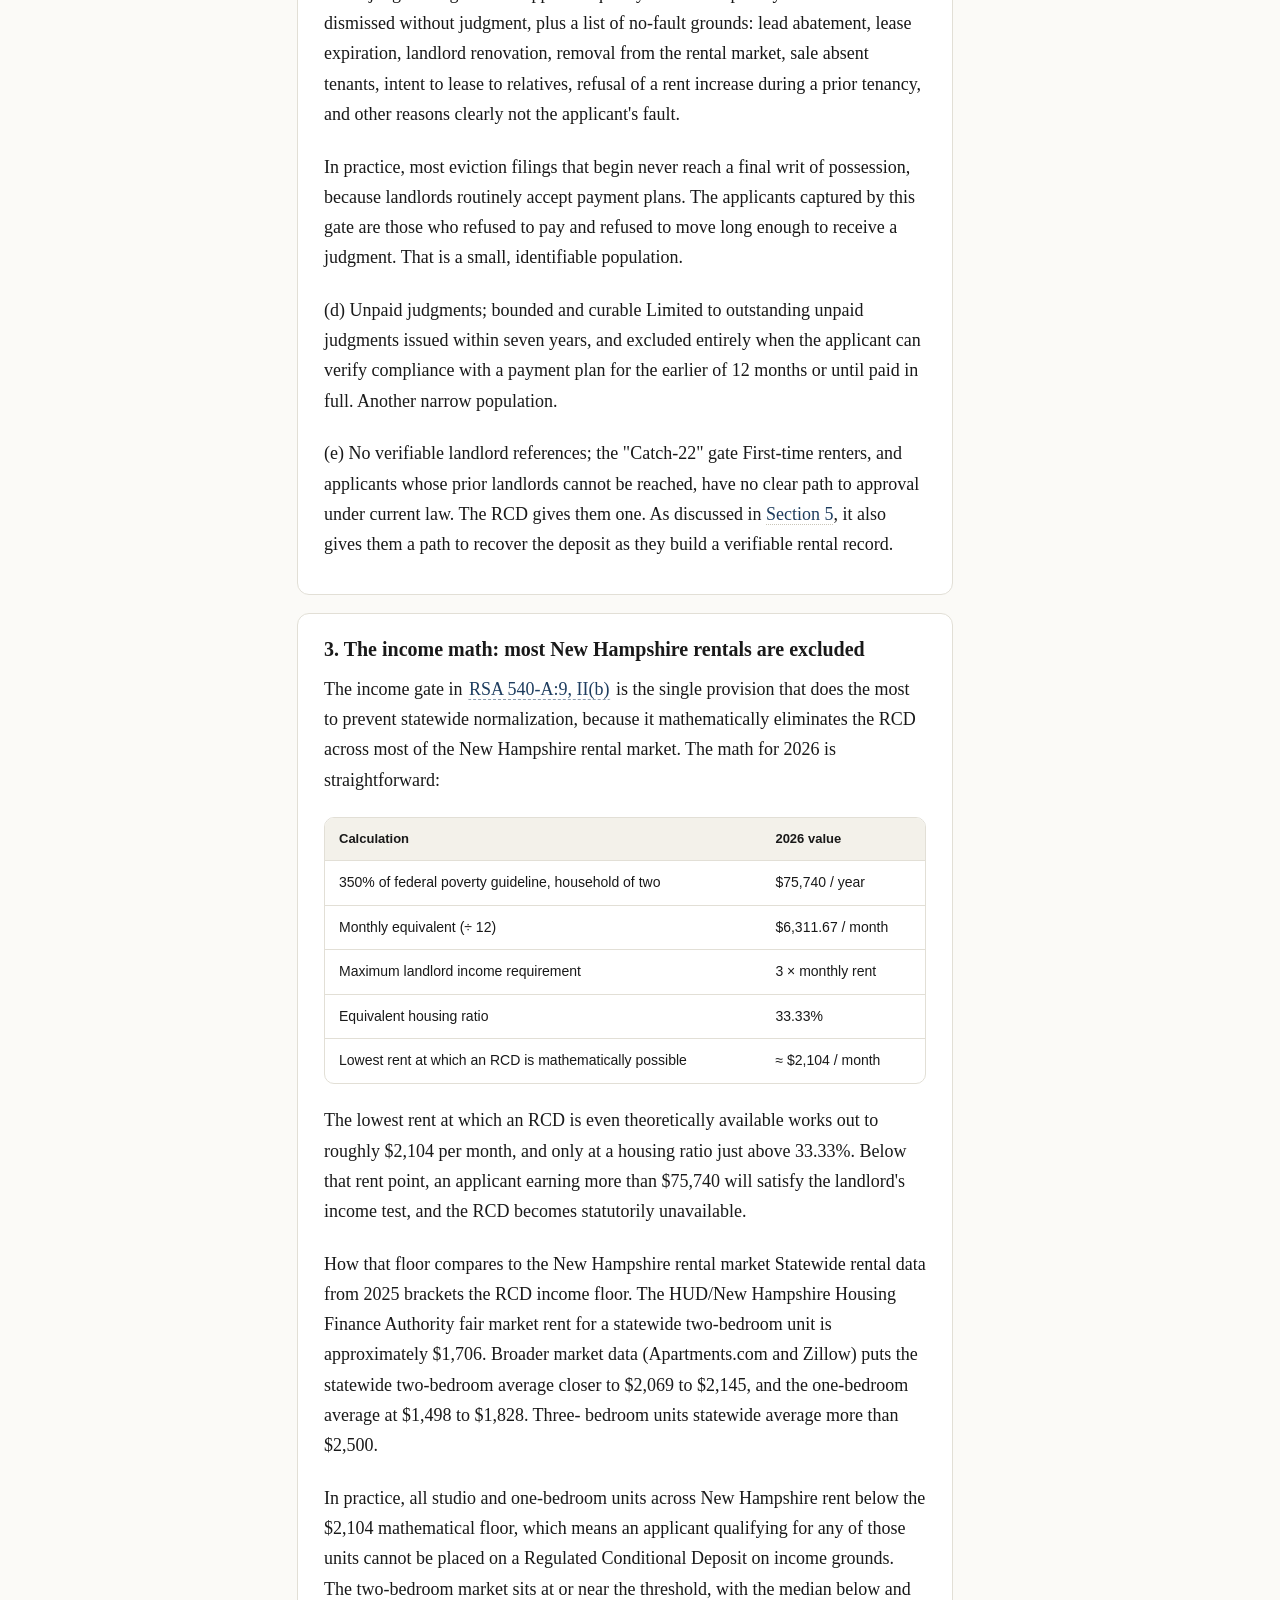
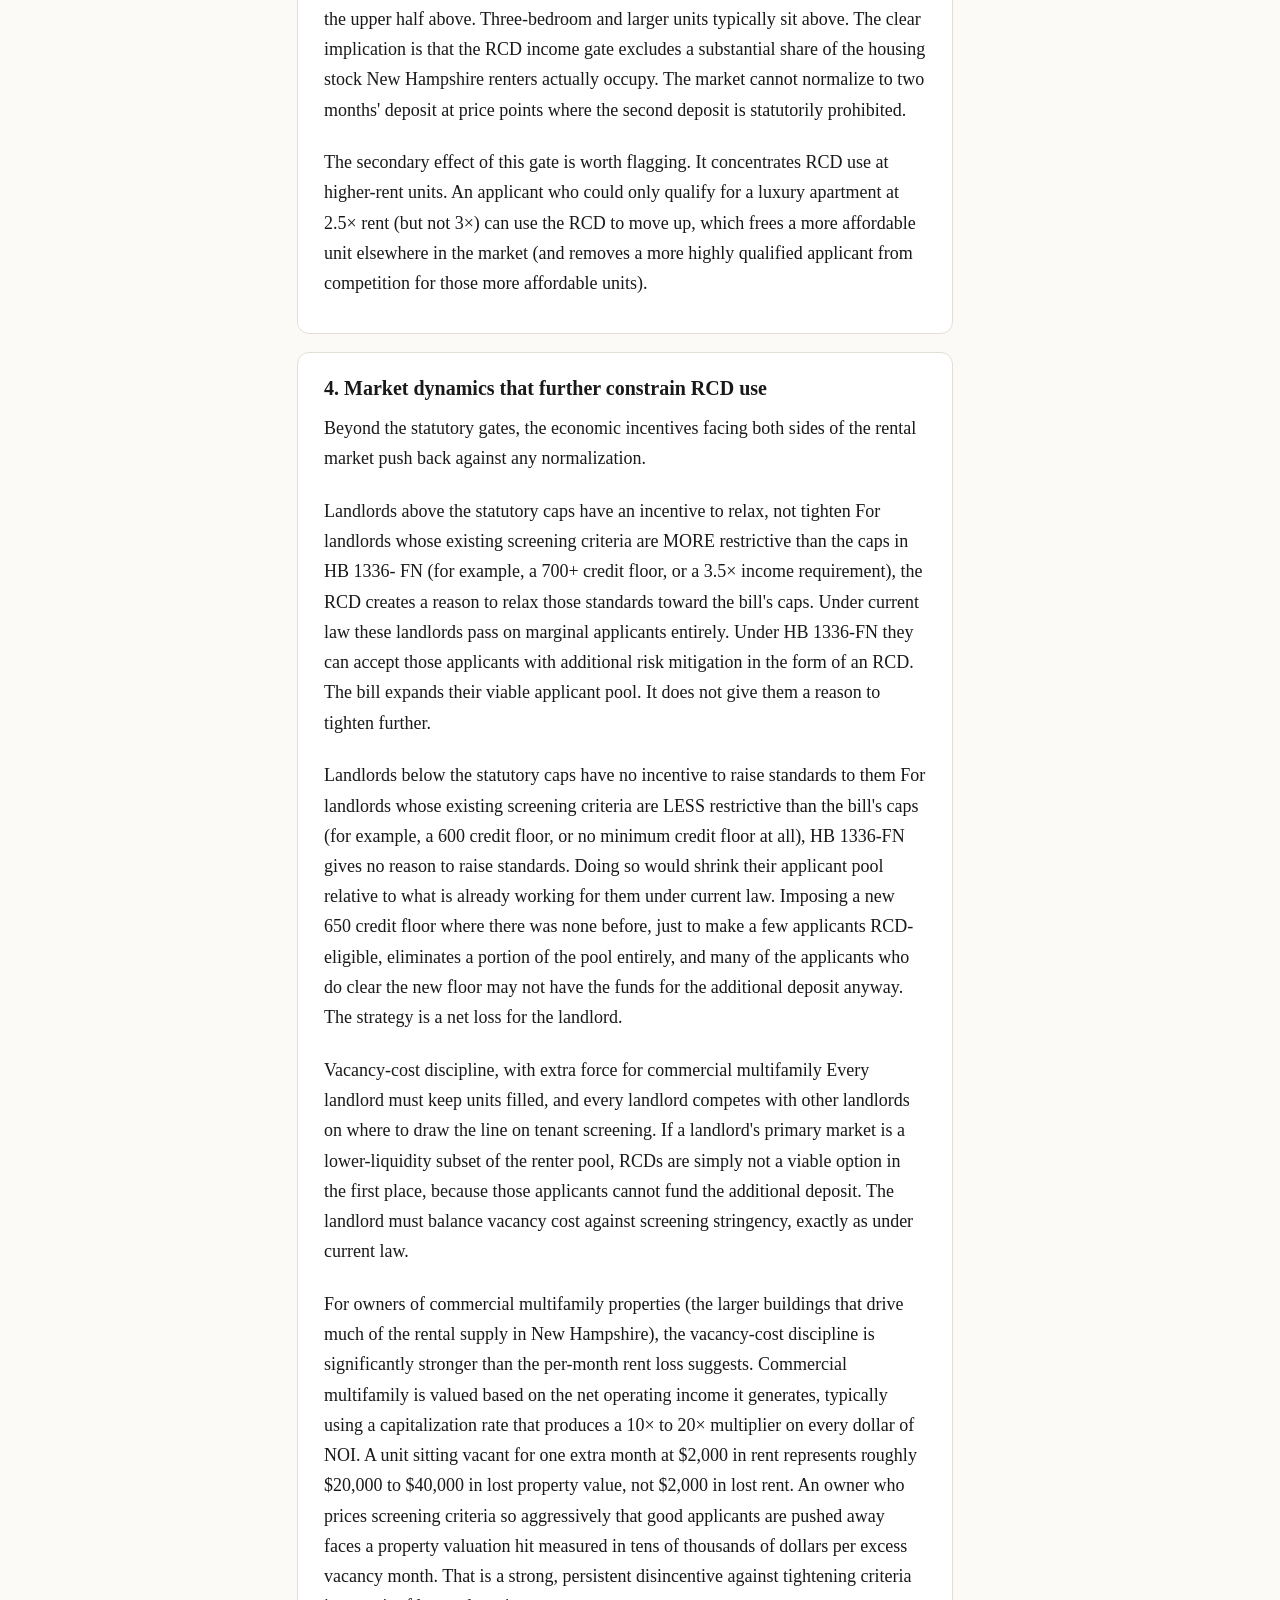
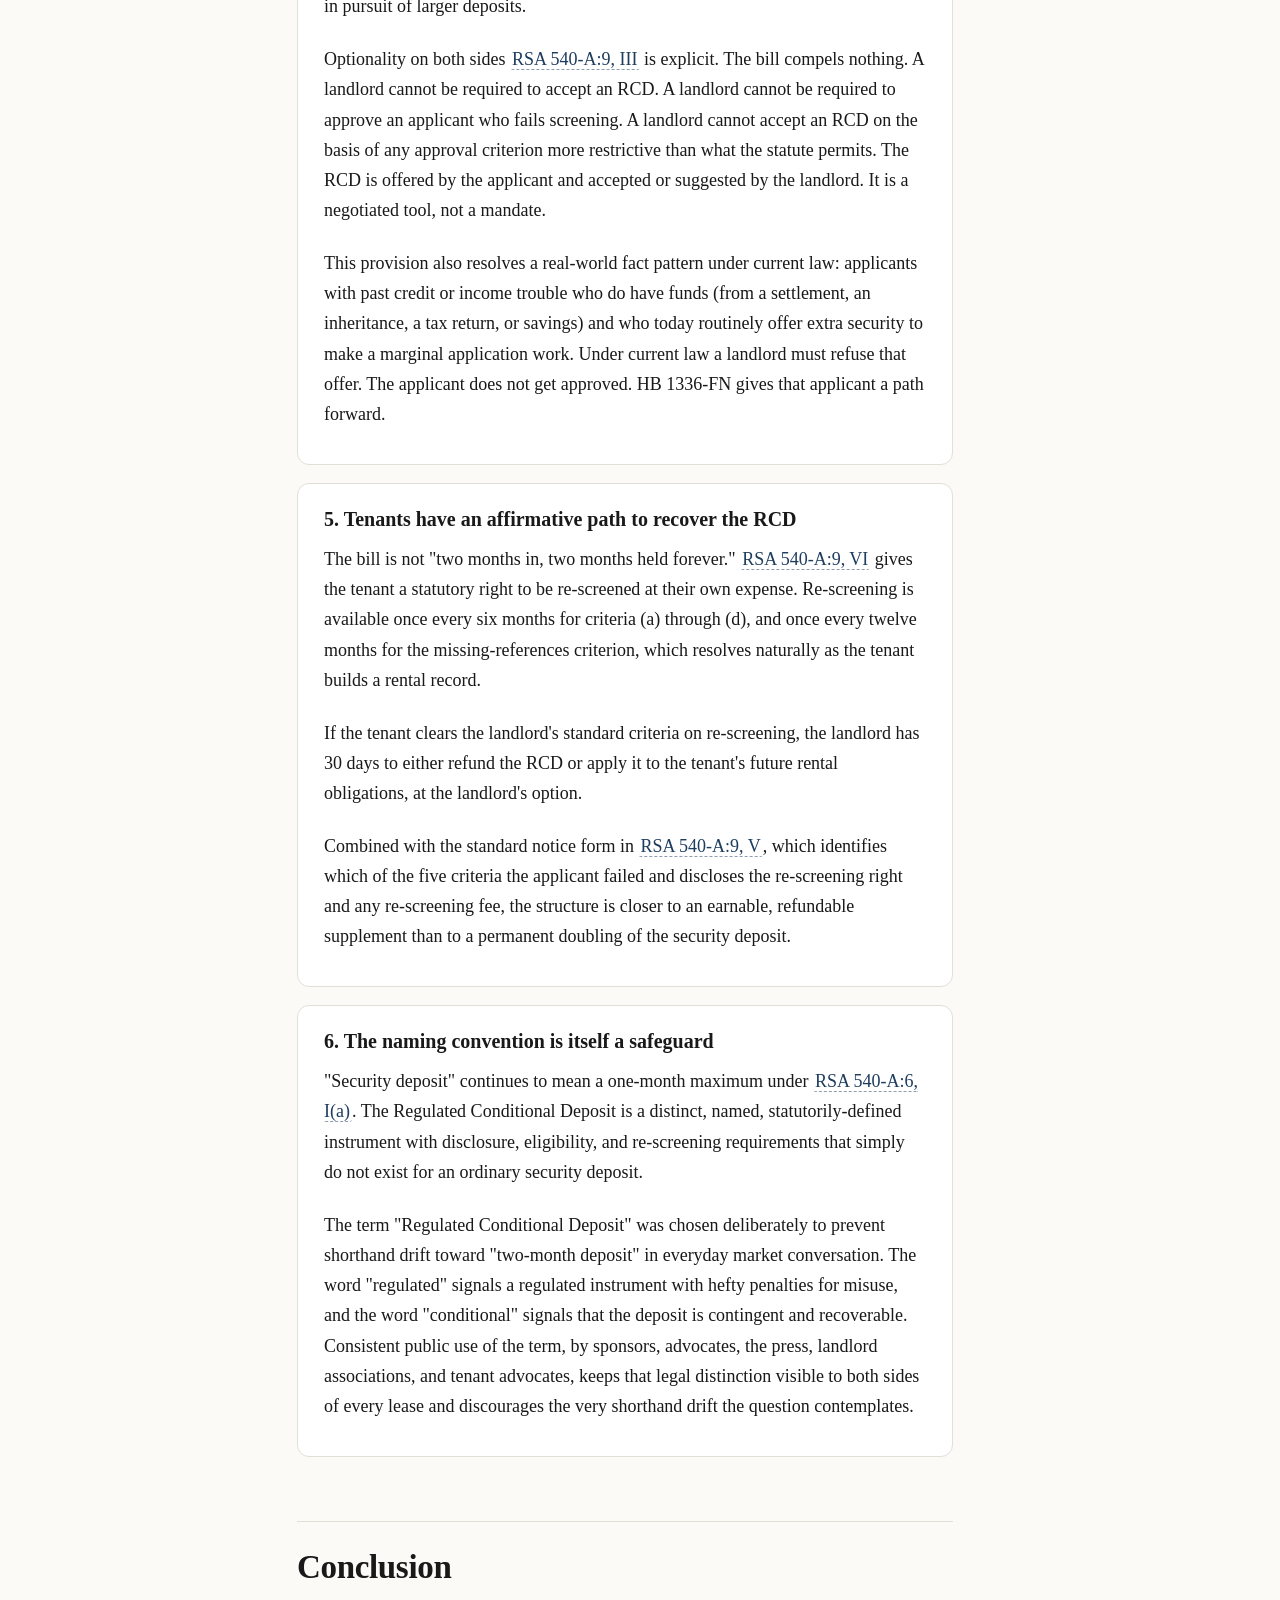
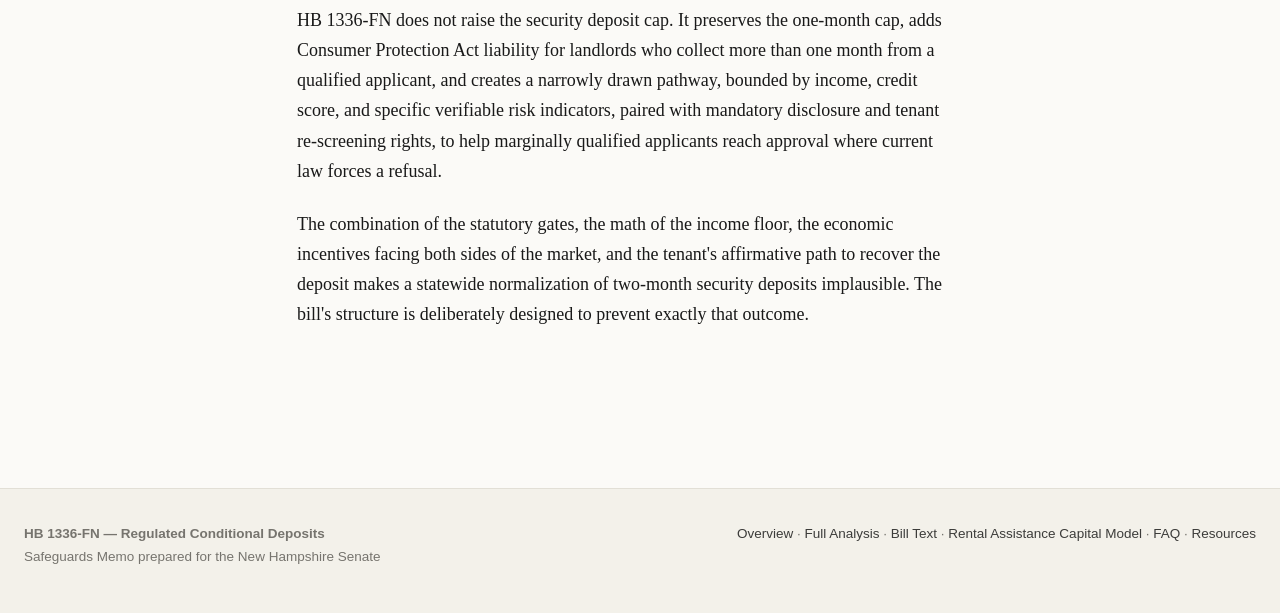
<file: safeguards.html>
<!DOCTYPE html>
<html lang="en">
<head>
<meta charset="UTF-8">
<meta name="viewport" content="width=device-width, initial-scale=1.0">
<title>Safeguards Memo · HB 1336-FN</title>
<meta name="description" content="Why HB 1336-FN will not normalize two-month security deposits in New Hampshire — the Safeguards Memo prepared for the New Hampshire Senate.">
<link rel="stylesheet" href="css/styles.css">
</head>
<body>

<header class="site-header">
  <div class="site-header-inner">
    <a class="site-title" href="index.html">
      HB 1336-FN
      <span class="sub">Regulated Conditional Deposits · NH</span>
    </a>
    <nav class="site-nav">
      <a href="index.html">Overview</a>
      <a href="billtext.html">Bill Text</a>
      <a href="analysis.html">Full Analysis</a>
      <a href="coalition-letter.html">Coalition Letter</a>
      <a href="calculator.html">Rental Assistance Capital Model</a>
      <a href="faq.html">FAQ</a>
      <a href="downloads.html">Resources</a>
    </nav>
  </div>
</header>

<main class="page">

  <div class="page-header">
    <p class="kicker">Senate memo · Source document</p>
    <h1>Why HB 1336-FN Will Not Normalize Two-Month Security Deposits</h1>
    <p class="subtitle">
      A summary of the safeguards built into the Regulated Conditional Deposit framework,
      prepared for the New Hampshire Senate ahead of the Commerce Committee's consideration.
      The original PDF is on the <a href="downloads.html">Resources</a> page; the analysis-side treatment of these
      safeguards is <a href="analysis.html#sec-5">§5 of the Comprehensive Analysis</a>.
    </p>
  </div>

  <div class="with-toc with-rail">

    <aside class="toc" aria-label="Table of contents">
      <h3>On this page</h3>
      <ul><li class="toc-section"><a href="#at-a-glance">At a glance</a></li><li class="toc-section"><a href="#full">Full analysis</a><ul><li><a href="#safe-1">1. The one-month cap remains the floor, and the Consume…</a></li><li><a href="#safe-2">2. The five eligibility gates are narrowly drawn</a></li><li><a href="#safe-3">3. The income math: most New Hampshire rentals are excl…</a></li><li><a href="#safe-4">4. Market dynamics that further constrain RCD use</a></li><li><a href="#safe-5">5. Tenants have an affirmative path to recover the RCD</a></li><li><a href="#safe-6">6. The naming convention is itself a safeguard</a></li></ul></li><li class="toc-section"><a href="#conclusion">Conclusion</a></li></ul>
      <div class="toc-tools search-bar search-mobile" style="margin-top:18px;">
        <input data-doc-search=".article" data-count="#searchCountM" placeholder="Search the memo…" aria-label="Search the memo">
      </div>
      
    </aside>

    <article class="article">
<section id="at-a-glance">
<h2 id="at-a-glance-h">At a glance</h2>
<div class="table-wrap"><table><thead><tr><th style="width:30%">Basis for RCD eligibility</th><th>Why this is only a limited portion of the market</th></tr></thead><tbody><tr><td><strong>Credit score below landlord&rsquo;s standard</strong></td><td>The bill caps the usable credit threshold at 650. A landlord cannot set a 700, 720, or higher floor to push ordinary applicants into RCD eligibility. Most New Hampshire residents have credit scores above this level. Average for NH is 720-738 (TransUnion, FICO), so this reaches only the materially higher-risk credit pool.</td></tr><tr><td><strong>Income below landlord&rsquo;s standard</strong></td><td>The bill allows this only where the applicant earns above 350% of the federal poverty guideline and the landlord&rsquo;s income requirement is no more restrictive than 3x rent. For 2026, that means income-based RCDs are not mathematically available below roughly $2,104/month in rent, excluding a very large portion of the ordinary rental market.</td></tr><tr><td><strong>Prior eviction judgment</strong></td><td>Mere filings do not qualify. Dismissed cases and no-fault eviction grounds are excluded. This reaches only applicants with an actual adverse judgment, not anyone who was once involved in a housing dispute. This is a small minority of renters, thus cannot produce normalization.</td></tr><tr><td><strong>Unpaid judgment</strong></td><td>Limited to outstanding unpaid judgments within seven years and excluded if the applicant is complying with a payment plan. This is a narrow and curable risk category.</td></tr><tr><td><strong>No verifiable landlord references</strong></td><td>This primarily covers first-time renters or applicants whose prior landlords cannot be verified. This is a smaller subset of the market. The provision addresses a &ldquo;Catch-22&rdquo; group that often has no lawful way to strengthen an application under current law. It also naturally resolves as the tenant builds a rental record.</td></tr></tbody></table></div>
</section>

<section id="full">
<h2 id="full-h">Full analysis</h2>
<p>HB 1336-FN creates a narrowly drawn pathway, called the Regulated Conditional Deposit (RCD), that allows a landlord and a marginally qualified rental applicant to agree to an additional deposit of up to one month&#x27;s rent. A reasonable question raised about the bill is whether, over time, this pathway will drift in practice into a new market default in which every New Hampshire landlord routinely requires two months&#x27; security.</p>
<p>The structure of the bill, the math of the eligibility gates, and the economics of the affected applicant pool all cut directly against that outcome. This memorandum catalogs the specific provisions and dynamics that prevent normalization.</p>
<div class="topic-block" id="safe-1">
<h3>1. The one-month cap remains the floor, and the Consumer Protection Act enforces it</h3>
<p>HB 1336-FN does not raise the security deposit cap. Section 3 of the bill preserves <a href="#" class="cite" data-statute="540-A:6" data-para="I(a)">RSA 540-A:6, I(a)</a>. A landlord still may not demand or receive a security deposit in excess of one month&#x27;s rent. The RCD is introduced as the only narrow exception, and that exception is policed by the Consumer Protection Act.</p>
<p>Section 2 of the bill adds <a href="#" class="cite" data-statute="540-A:8" data-para="I(c)">RSA 540-A:8, I(c)</a>:</p>
<blockquote>Any landlord who does not comply with <a href="#" class="cite" data-statute="540-A:9" data-para="">RSA 540-A:9</a> shall be deemed to have violated <a href="#" class="cite" data-statute="358-A:2" data-para="">RSA 358-A:2</a> and be subject solely to the remedies set forth in <a href="#" class="cite" data-statute="358-A:10" data-para="I">RSA 358-A:10, I</a>.</blockquote>
<p>The practical effect is unambiguous. A landlord who collects a second-month deposit from an applicant who meets the landlord&#x27;s published screening criteria is committing a CPA violation, exactly as under existing law. Private right of action, statutory damages, and attorneys&#x27; fees all apply. A landlord cannot lawfully &quot;just ask for two months&quot; from a qualified applicant. The RCD only becomes available after the applicant has failed one of five specific, enumerated screening categories that were disclosed before the application was submitted.</p>
</div><div class="topic-block" id="safe-2">
<h3>2. The five eligibility gates are narrowly drawn</h3>
<p><a href="#" class="cite" data-statute="540-A:9" data-para="II">RSA 540-A:9, II</a> permits a Regulated Conditional Deposit only when the applicant has failed the landlord&#x27;s pre-disclosed approval criteria, and only when at least one of five enumerated conditions is true. Each gate is bounded, and each addresses a small slice of the applicant pool.</p>
<p>(a) Credit score; capped at 650 An RCD on the basis of credit is permitted only if the landlord&#x27;s minimum credit score requirement is set at 650 or below and the applicant fails that test. A landlord cannot set a 720 floor in order to push more applicants into the RCD bucket. The 650 line is set based on risk, because credit bureau data shows that risk of eviction drops sharply above a credit score of 650.</p>
<p>Context matters here. The average credit score in New Hampshire is among the highest in the country, in the low 720s by TransUnion data and the high 730s by FICO data. Setting the RCD threshold at 650 means that the typical New Hampshire applicant, along with most below- average New Hampshire applicants, remains protected by the one-month cap. The RCD reaches only the well-below-average credit pool, where empirical eviction risk is materially elevated. A landlord cannot expand the RCD-eligible pool by tightening the credit floor, because any minimum above 650 disqualifies the RCD outright.</p>
<p>(b) Income; a two-prong restriction An RCD on the basis of income requires both (i) that the applicant&#x27;s verifiable household gross income exceed 350% of the federal poverty guidelines for a household of two, and (ii) that the landlord&#x27;s minimum income requirement be no more restrictive than three times the monthly rent. The combined effect of these two conditions removes most of the New Hampshire rental market from RCD eligibility entirely. See <a class="xref" href="#safe-3">Section 3</a> for the underlying math.</p>
<p>(c) Prior evictions; judgment required, with carve-outs Only evictions where there was a judgment against the applicant qualify. The bill expressly excludes cases dismissed without judgment, plus a list of no-fault grounds: lead abatement, lease expiration, landlord renovation, removal from the rental market, sale absent tenants, intent to lease to relatives, refusal of a rent increase during a prior tenancy, and other reasons clearly not the applicant&#x27;s fault.</p>
<p>In practice, most eviction filings that begin never reach a final writ of possession, because landlords routinely accept payment plans. The applicants captured by this gate are those who refused to pay and refused to move long enough to receive a judgment. That is a small, identifiable population.</p>
<p>(d) Unpaid judgments; bounded and curable Limited to outstanding unpaid judgments issued within seven years, and excluded entirely when the applicant can verify compliance with a payment plan for the earlier of 12 months or until paid in full. Another narrow population.</p>
<p>(e) No verifiable landlord references; the &quot;Catch-22&quot; gate First-time renters, and applicants whose prior landlords cannot be reached, have no clear path to approval under current law. The RCD gives them one. As discussed in <a class="xref" href="#safe-5">Section 5</a>, it also gives them a path to recover the deposit as they build a verifiable rental record.</p>
</div><div class="topic-block" id="safe-3">
<h3>3. The income math: most New Hampshire rentals are excluded</h3>
<p>The income gate in <a href="#" class="cite" data-statute="540-A:9" data-para="II(b)">RSA 540-A:9, II(b)</a> is the single provision that does the most to prevent statewide normalization, because it mathematically eliminates the RCD across most of the New Hampshire rental market. The math for 2026 is straightforward:</p>
<div class="table-wrap"><table><thead><tr><th>Calculation</th><th>2026 value</th></tr></thead><tbody><tr><td>350% of federal poverty guideline, household of two</td><td>$75,740 / year</td></tr><tr><td>Monthly equivalent (÷ 12)</td><td>$6,311.67 / month</td></tr><tr><td>Maximum landlord income requirement</td><td>3 × monthly rent</td></tr><tr><td>Equivalent housing ratio</td><td>33.33%</td></tr><tr><td>Lowest rent at which an RCD is mathematically possible</td><td>≈ $2,104 / month</td></tr></tbody></table></div>
<p>The lowest rent at which an RCD is even theoretically available works out to roughly $2,104 per month, and only at a housing ratio just above 33.33%. Below that rent point, an applicant earning more than $75,740 will satisfy the landlord&#x27;s income test, and the RCD becomes statutorily unavailable.</p>
<p>How that floor compares to the New Hampshire rental market Statewide rental data from 2025 brackets the RCD income floor. The HUD/New Hampshire Housing Finance Authority fair market rent for a statewide two-bedroom unit is approximately $1,706. Broader market data (Apartments.com and Zillow) puts the statewide two-bedroom average closer to $2,069 to $2,145, and the one-bedroom average at $1,498 to $1,828. Three- bedroom units statewide average more than $2,500.</p>
<p>In practice, all studio and one-bedroom units across New Hampshire rent below the $2,104 mathematical floor, which means an applicant qualifying for any of those units cannot be placed on a Regulated Conditional Deposit on income grounds. The two-bedroom market sits at or near the threshold, with the median below and the upper half above. Three-bedroom and larger units typically sit above. The clear implication is that the RCD income gate excludes a substantial share of the housing stock New Hampshire renters actually occupy. The market cannot normalize to two months&#x27; deposit at price points where the second deposit is statutorily prohibited.</p>
<p>The secondary effect of this gate is worth flagging. It concentrates RCD use at higher-rent units. An applicant who could only qualify for a luxury apartment at 2.5× rent (but not 3×) can use the RCD to move up, which frees a more affordable unit elsewhere in the market (and removes a more highly qualified applicant from competition for those more affordable units).</p>
</div><div class="topic-block" id="safe-4">
<h3>4. Market dynamics that further constrain RCD use</h3>
<p>Beyond the statutory gates, the economic incentives facing both sides of the rental market push back against any normalization.</p>
<p>Landlords above the statutory caps have an incentive to relax, not tighten For landlords whose existing screening criteria are MORE restrictive than the caps in HB 1336- FN (for example, a 700+ credit floor, or a 3.5× income requirement), the RCD creates a reason to relax those standards toward the bill&#x27;s caps. Under current law these landlords pass on marginal applicants entirely. Under HB 1336-FN they can accept those applicants with additional risk mitigation in the form of an RCD. The bill expands their viable applicant pool. It does not give them a reason to tighten further.</p>
<p>Landlords below the statutory caps have no incentive to raise standards to them For landlords whose existing screening criteria are LESS restrictive than the bill&#x27;s caps (for example, a 600 credit floor, or no minimum credit floor at all), HB 1336-FN gives no reason to raise standards. Doing so would shrink their applicant pool relative to what is already working for them under current law. Imposing a new 650 credit floor where there was none before, just to make a few applicants RCD-eligible, eliminates a portion of the pool entirely, and many of the applicants who do clear the new floor may not have the funds for the additional deposit anyway. The strategy is a net loss for the landlord.</p>
<p>Vacancy-cost discipline, with extra force for commercial multifamily Every landlord must keep units filled, and every landlord competes with other landlords on where to draw the line on tenant screening. If a landlord&#x27;s primary market is a lower-liquidity subset of the renter pool, RCDs are simply not a viable option in the first place, because those applicants cannot fund the additional deposit. The landlord must balance vacancy cost against screening stringency, exactly as under current law.</p>
<p>For owners of commercial multifamily properties (the larger buildings that drive much of the rental supply in New Hampshire), the vacancy-cost discipline is significantly stronger than the per-month rent loss suggests. Commercial multifamily is valued based on the net operating income it generates, typically using a capitalization rate that produces a 10× to 20× multiplier on every dollar of NOI. A unit sitting vacant for one extra month at $2,000 in rent represents roughly $20,000 to $40,000 in lost property value, not $2,000 in lost rent. An owner who prices screening criteria so aggressively that good applicants are pushed away faces a property valuation hit measured in tens of thousands of dollars per excess vacancy month. That is a strong, persistent disincentive against tightening criteria in pursuit of larger deposits.</p>
<p>Optionality on both sides <a href="#" class="cite" data-statute="540-A:9" data-para="III">RSA 540-A:9, III</a> is explicit. The bill compels nothing. A landlord cannot be required to accept an RCD. A landlord cannot be required to approve an applicant who fails screening. A landlord cannot accept an RCD on the basis of any approval criterion more restrictive than what the statute permits. The RCD is offered by the applicant and accepted or suggested by the landlord. It is a negotiated tool, not a mandate.</p>
<p>This provision also resolves a real-world fact pattern under current law: applicants with past credit or income trouble who do have funds (from a settlement, an inheritance, a tax return, or savings) and who today routinely offer extra security to make a marginal application work. Under current law a landlord must refuse that offer. The applicant does not get approved. HB 1336-FN gives that applicant a path forward.</p>
</div><div class="topic-block" id="safe-5">
<h3>5. Tenants have an affirmative path to recover the RCD</h3>
<p>The bill is not &quot;two months in, two months held forever.&quot; <a href="#" class="cite" data-statute="540-A:9" data-para="VI">RSA 540-A:9, VI</a> gives the tenant a statutory right to be re-screened at their own expense. Re-screening is available once every six months for criteria (a) through (d), and once every twelve months for the missing-references criterion, which resolves naturally as the tenant builds a rental record.</p>
<p>If the tenant clears the landlord&#x27;s standard criteria on re-screening, the landlord has 30 days to either refund the RCD or apply it to the tenant&#x27;s future rental obligations, at the landlord&#x27;s option.</p>
<p>Combined with the standard notice form in <a href="#" class="cite" data-statute="540-A:9" data-para="V">RSA 540-A:9, V</a>, which identifies which of the five criteria the applicant failed and discloses the re-screening right and any re-screening fee, the structure is closer to an earnable, refundable supplement than to a permanent doubling of the security deposit.</p>
</div><div class="topic-block" id="safe-6">
<h3>6. The naming convention is itself a safeguard</h3>
<p>&quot;Security deposit&quot; continues to mean a one-month maximum under <a href="#" class="cite" data-statute="540-A:6" data-para="I(a)">RSA 540-A:6, I(a)</a>. The Regulated Conditional Deposit is a distinct, named, statutorily-defined instrument with disclosure, eligibility, and re-screening requirements that simply do not exist for an ordinary security deposit.</p>
<p>The term &quot;Regulated Conditional Deposit&quot; was chosen deliberately to prevent shorthand drift toward &quot;two-month deposit&quot; in everyday market conversation. The word &quot;regulated&quot; signals a regulated instrument with hefty penalties for misuse, and the word &quot;conditional&quot; signals that the deposit is contingent and recoverable. Consistent public use of the term, by sponsors, advocates, the press, landlord associations, and tenant advocates, keeps that legal distinction visible to both sides of every lease and discourages the very shorthand drift the question contemplates.</p>
</div>
</section>

<section id="conclusion">
<h2 id="conclusion-h">Conclusion</h2>
<p>HB 1336-FN does not raise the security deposit cap. It preserves the one-month cap, adds Consumer Protection Act liability for landlords who collect more than one month from a qualified applicant, and creates a narrowly drawn pathway, bounded by income, credit score, and specific verifiable risk indicators, paired with mandatory disclosure and tenant re-screening rights, to help marginally qualified applicants reach approval where current law forces a refusal.</p>
<p>The combination of the statutory gates, the math of the income floor, the economic incentives facing both sides of the market, and the tenant&#x27;s affirmative path to recover the deposit makes a statewide normalization of two-month security deposits implausible. The bill&#x27;s structure is deliberately designed to prevent exactly that outcome.</p>
</section>
    </article>

    <aside class="statute-rail" id="statuteRail" aria-label="Statute Reader">
      <div class="rail-search search-bar">
        <input data-doc-search=".article" data-count="#searchCount" placeholder="Search the memo…" aria-label="Search the memo">
        <span id="searchCount" class="count"></span>
      </div>
      <div class="statute-hint">
        <strong style="color:var(--ink);">Statute Reader.</strong><br>
        In <strong>Auto-scroll</strong> the reader follows the citations on your screen; the citation being
        displayed is marked in the text, and the “On screen” list above shows every citation currently in view. Click any
        citation (or browse the menu, including the full bill text) to switch to <strong>Manual</strong>;
        Esc returns to Auto-scroll.<br><br>
        Per OLS drafting conventions: matter added to current law appears in <strong><em>bold italics</em></strong>;
        matter removed appears <del>struck through</del> in brackets; all-new sections appear in regular type.
      </div>
    </aside>

  </div>

</main>

<footer class="site-footer">
  <div class="site-footer-inner">
    <div>
      <strong>HB 1336-FN — Regulated Conditional Deposits</strong><br>
      Safeguards Memo prepared for the New Hampshire Senate
    </div>
    <div>
      <a href="index.html">Overview</a> ·
      <a href="analysis.html">Full Analysis</a> ·
      <a href="billtext.html">Bill Text</a> ·
      <a href="calculator.html">Rental Assistance Capital Model</a> ·
      <a href="faq.html">FAQ</a> ·
      <a href="downloads.html">Resources</a>
    </div>
  </div>
</footer>

<script src="js/statutes.js"></script>
<script src="js/app.js"></script>
</body>
</html>
</file>
<file: css/styles.css>
/* ==========================================================================
   HB 1336-FN — Site stylesheet (v4, June 2026)
   Editorial, feature-piece design: serif text, generous measure,
   scroll-triggered reveals, sticky section navigation, Statute Reader.
   ========================================================================== */

:root {
  /* Palette */
  --paper: #fbfaf7;
  --paper-deep: #f3f1ea;
  --ink: #191919;
  --ink-soft: #3c3c3a;
  --muted: #76746e;
  --border: #e2dfd6;
  --border-strong: #c9c5b8;
  --primary: #1d3c5e;          /* granite navy */
  --primary-deep: #142c46;
  --primary-soft: #e8eef5;
  --accent: #8a6d2f;           /* statehouse gold, muted */
  --accent-soft: #f4eeda;
  --good: #2e6e4e;
  --good-soft: #e3f1e9;
  --bad: #8c3b2e;
  --bad-soft: #f7e8e4;
  --mark: #fff3c4;
  --hit: #ffe28a;

  /* Back-compat aliases */
  --border-light: #e2dfd6;
  --text: #191919;
  --text-soft: #3c3c3a;

  /* Type */
  --serif: "Georgia", "Iowan Old Style", "Times New Roman", serif;
  --sans: -apple-system, BlinkMacSystemFont, "Segoe UI", Roboto, "Helvetica Neue", Arial, sans-serif;
  --measure: 41rem;

  /* Motion */
  --ease-out: cubic-bezier(.22,.61,.36,1);
}

* { box-sizing: border-box; }
html { scroll-behavior: smooth; scroll-padding-top: 90px; }
body {
  margin: 0;
  background: var(--paper);
  color: var(--ink);
  font-family: var(--serif);
  font-size: 18px;
  line-height: 1.68;
  -webkit-font-smoothing: antialiased;
  text-rendering: optimizeLegibility;
}

a { color: var(--primary); }
a:hover { color: var(--primary-deep); }
img { max-width: 100%; height: auto; }

::selection { background: var(--primary-soft); }

/* --------------------------------------------------------------------------
   Reading progress bar
   -------------------------------------------------------------------------- */
.progress-bar {
  position: fixed; top: 0; left: 0; height: 3px; width: 0;
  background: linear-gradient(90deg, var(--primary), var(--accent));
  z-index: 200; transition: width .1s linear;
}

/* --------------------------------------------------------------------------
   Header / navigation
   -------------------------------------------------------------------------- */
.site-header {
  position: sticky; top: 0; z-index: 100;
  background: rgba(251,250,247,.92);
  backdrop-filter: blur(10px);
  -webkit-backdrop-filter: blur(10px);
  border-bottom: 1px solid var(--border);
}
.site-header-inner {
  max-width: 1380px; margin: 0 auto; padding: 0 24px;
  display: flex; align-items: center; justify-content: space-between;
  min-height: 60px; gap: 16px; flex-wrap: wrap;
}
.site-title {
  font-family: var(--sans); font-weight: 700; font-size: 16px;
  letter-spacing: .02em; color: var(--ink); text-decoration: none;
  display: flex; flex-direction: column; line-height: 1.25; padding: 8px 0;
}
.site-title .sub {
  font-weight: 400; font-size: 11.5px; color: var(--muted);
  letter-spacing: .06em; text-transform: uppercase;
}
.site-nav { display: flex; gap: 4px; font-family: var(--sans); flex-wrap: wrap; }
.site-nav a {
  text-decoration: none; color: var(--ink-soft); font-size: 14px;
  padding: 8px 12px; border-radius: 6px; transition: background .2s, color .2s;
}
.site-nav a:hover { background: var(--paper-deep); color: var(--ink); }
.site-nav a.active { color: var(--primary); font-weight: 600; background: var(--primary-soft); }

/* --------------------------------------------------------------------------
   Generic page scaffolding
   -------------------------------------------------------------------------- */
.page { max-width: 1380px; margin: 0 auto; padding: 40px 24px 96px; }

.page-header { max-width: 52rem; margin: 24px auto 8px; }
.page-header h1 {
  font-size: clamp(32px, 5vw, 46px); line-height: 1.12;
  margin: 0 0 14px; font-weight: 700; letter-spacing: -.01em;
}
.page-header .subtitle { color: var(--muted); font-size: 17px; margin: 0 0 8px; }

.kicker {
  font-family: var(--sans); font-size: 12.5px; font-weight: 700;
  letter-spacing: .14em; text-transform: uppercase; color: var(--accent);
  margin: 0 0 10px;
}

/* --------------------------------------------------------------------------
   Scroll-reveal animation
   -------------------------------------------------------------------------- */
.reveal { opacity: 0; transform: translateY(26px); transition: opacity .8s var(--ease-out), transform .8s var(--ease-out); }
.reveal.in { opacity: 1; transform: none; }
.reveal-d1 { transition-delay: .08s; }
.reveal-d2 { transition-delay: .16s; }
.reveal-d3 { transition-delay: .24s; }
.reveal-d4 { transition-delay: .32s; }

@media (prefers-reduced-motion: reduce) {
  html { scroll-behavior: auto; }
  .reveal { opacity: 1; transform: none; transition: none; }
  * { animation: none !important; }
}

/* --------------------------------------------------------------------------
   Overview — hero
   -------------------------------------------------------------------------- */
.hero {
  position: relative;
  margin: 0 -24px;
  padding: clamp(56px, 10vh, 120px) 24px clamp(48px, 8vh, 100px);
  background:
    radial-gradient(1100px 500px at 80% -10%, rgba(138,109,47,.14), transparent 60%),
    radial-gradient(900px 520px at 10% 110%, rgba(29,60,94,.16), transparent 60%),
    linear-gradient(180deg, var(--paper-deep), var(--paper));
  border-bottom: 1px solid var(--border);
  text-align: center;
}
.hero h1 {
  font-size: clamp(34px, 6vw, 62px); line-height: 1.06; letter-spacing: -.015em;
  margin: 0 auto 22px; max-width: 21ch; font-weight: 700;
}
.hero .deck {
  max-width: 46rem; margin: 0 auto 30px; font-size: clamp(17px, 2.2vw, 21px);
  line-height: 1.6; color: var(--ink-soft);
}
.hero-status {
  display: inline-flex; flex-wrap: wrap; justify-content: center; gap: 2px 0;
  font-family: var(--sans); font-size: 13px; color: var(--muted);
  margin: 0 0 34px; align-items: center;
}
.hero-status .step { display: inline-flex; align-items: center; gap: 7px; padding: 4px 2px; }
.hero-status .dot {
  width: 9px; height: 9px; border-radius: 50%;
  background: var(--good); flex: none;
}
.hero-status .step.pending .dot { background: var(--accent); box-shadow: 0 0 0 4px rgba(138,109,47,.18); }
.hero-status .step.pending { color: var(--accent); font-weight: 700; }
.hero-status .sep { width: 28px; height: 1px; background: var(--border-strong); margin: 0 8px; }

.cta {
  display: inline-block; font-family: var(--sans); font-size: 15.5px; font-weight: 600;
  text-decoration: none; padding: 13px 26px; border-radius: 8px;
  background: var(--primary); color: #fff; margin: 4px 6px;
  transition: transform .2s var(--ease-out), box-shadow .2s, background .2s;
  box-shadow: 0 1px 2px rgba(20,44,70,.25);
}
.cta:hover { background: var(--primary-deep); color: #fff; transform: translateY(-1px); box-shadow: 0 6px 18px rgba(20,44,70,.22); }
.cta.secondary { background: transparent; color: var(--primary); border: 1px solid var(--border-strong); box-shadow: none; }
.cta.secondary:hover { background: var(--primary-soft); transform: translateY(-1px); }

/* --------------------------------------------------------------------------
   Overview — sections
   -------------------------------------------------------------------------- */
.section-title {
  font-size: clamp(25px, 3.4vw, 34px); letter-spacing: -.01em;
  margin: 0 0 8px; line-height: 1.15;
}
.section-lede { color: var(--muted); max-width: var(--measure); margin: 0 0 30px; font-size: 17px; }
.overview-section { padding: 64px 0 8px; }
.overview-section .rule {
  width: 56px; height: 3px; background: var(--accent); border: 0; margin: 0 0 18px;
}

.exec-summary { max-width: var(--measure); margin: 0 auto; }
.exec-summary p { margin: 0 0 1.2em; }
.exec-summary .dropcap::first-letter {
  float: left; font-size: 74px; line-height: .84; padding: 6px 10px 0 0;
  font-weight: 700; color: var(--primary);
}

/* At-a-glance fact-sheet panels */
.glance-grid {
  display: grid; grid-template-columns: repeat(auto-fit, minmax(440px, 1fr));
  gap: 22px; margin-top: 26px; align-items: start;
}
.glance-panel {
  background: #fff; border: 1px solid var(--border); border-radius: 14px;
  padding: 26px 28px 10px; overflow: hidden;
}
.glance-head { display: flex; align-items: baseline; justify-content: space-between; gap: 12px; flex-wrap: wrap; }
.glance-head h3 { margin: 0; font-size: 21px; letter-spacing: -.01em; }
.glance-head .glance-cite { font-family: var(--sans); font-size: 13px; white-space: nowrap; }
.glance-intro { font-family: var(--sans); font-size: 13.5px; color: var(--muted); margin: 8px 0 14px; line-height: 1.55; }
.glance-rows { list-style: none; margin: 0; padding: 0; }
.glance-rows li {
  display: flex; gap: 14px; align-items: flex-start;
  padding: 15px 0; border-top: 1px solid var(--border);
}
.glance-rows .g-badge {
  flex: none; width: 30px; height: 30px; border-radius: 50%;
  background: var(--accent-soft); color: var(--accent);
  font-family: var(--serif); font-weight: 700; font-size: 15px;
  display: inline-flex; align-items: center; justify-content: center;
  margin-top: 2px;
}
.glance-panel.protections .g-badge { background: var(--good-soft); color: var(--good); border-radius: 8px; font-family: var(--sans); font-size: 12.5px; }
.glance-rows .g-text { font-family: var(--sans); font-size: 14px; line-height: 1.58; color: var(--ink-soft); min-width: 0; }
.glance-rows .g-text strong { color: var(--ink); font-weight: 700; }
.glance-rows .g-text .g-key { color: var(--primary); font-weight: 700; }
.glance-rows .g-ref { margin-left: auto; flex: none; font-family: var(--sans); font-size: 12px; padding-top: 3px; }
.glance-foot { font-family: var(--sans); font-size: 12.5px; color: var(--muted); padding: 13px 0 14px; border-top: 1px solid var(--border); }

/* Infographic figures */
.infographics {
  display: grid; grid-template-columns: repeat(auto-fit, minmax(320px, 1fr));
  gap: 22px; margin-top: 30px;
}
.figure-card {
  background: #fff; border: 1px solid var(--border); border-radius: 12px;
  padding: 24px 24px 18px;
}
.figure-card h3 { margin: 0 0 4px; font-size: 18px; }
.figure-card .fig-sub { font-family: var(--sans); font-size: 13px; color: var(--muted); margin: 0 0 16px; }
.figure-card svg { width: 100%; height: auto; display: block; }
.figure-card .fig-note { font-family: var(--sans); font-size: 12px; color: var(--muted); margin-top: 12px; line-height: 1.5; }
.bar-anim rect.bar { transform: scaleY(0); transform-origin: bottom; transition: transform 1s var(--ease-out); }
.figure-card.in .bar-anim rect.bar { transform: scaleY(1); }
.line-anim path.trace { stroke-dasharray: 1200; stroke-dashoffset: 1200; transition: stroke-dashoffset 1.8s var(--ease-out) .2s; }
.figure-card.in .line-anim path.trace { stroke-dashoffset: 0; }

/* Examples carousel */
.carousel { position: relative; margin-top: 26px; }
.carousel-viewport { overflow: hidden; border-radius: 14px; }
.carousel-track { display: flex; transition: transform .55s var(--ease-out); }
.carousel-slide {
  flex: 0 0 100%; min-width: 100%;
  background: #fff; border: 1px solid var(--border); border-radius: 14px;
  padding: 32px 38px 28px;
}
.carousel-slide .eyebrow {
  font-family: var(--sans); font-size: 12px; font-weight: 700; letter-spacing: .12em;
  text-transform: uppercase; color: var(--accent); margin-bottom: 8px;
}
.carousel-slide h3 { margin: 0 0 6px; font-size: 22px; }
.carousel-slide .tagline { font-family: var(--sans); font-size: 13.5px; color: var(--muted); margin: 0 0 14px; }
.carousel-slide p { margin: 0 0 12px; font-size: 16.5px; }
.carousel-slide .mech {
  font-family: var(--sans); font-size: 13px; color: var(--primary);
  background: var(--primary-soft); display: inline-block; padding: 5px 11px; border-radius: 100px;
  margin: 2px 6px 2px 0;
}
.carousel-slide .more { font-family: var(--sans); font-size: 13.5px; }
.carousel-controls {
  display: flex; align-items: center; justify-content: center; gap: 14px; margin-top: 16px;
  font-family: var(--sans);
}
.carousel-btn {
  background: #fff; border: 1px solid var(--border-strong); color: var(--ink-soft);
  width: 42px; height: 42px; border-radius: 50%; cursor: pointer; font-size: 17px;
  transition: background .2s, transform .2s;
}
.carousel-btn:hover { background: var(--primary-soft); transform: translateY(-1px); }
.carousel-dots { display: flex; gap: 7px; }
.carousel-dot {
  width: 9px; height: 9px; border-radius: 50%; background: var(--border-strong);
  border: 0; padding: 0; cursor: pointer; transition: background .2s, transform .2s;
}
.carousel-dot.active { background: var(--primary); transform: scale(1.3); }

/* Topic index cards */
.cards { display: grid; grid-template-columns: repeat(auto-fill, minmax(300px, 1fr)); gap: 18px; }
.card {
  display: block; background: #fff; border: 1px solid var(--border); border-radius: 12px;
  padding: 24px 24px 18px; text-decoration: none; color: var(--ink);
  transition: transform .25s var(--ease-out), box-shadow .25s, border-color .25s;
}
.card:hover {
  transform: translateY(-3px); box-shadow: 0 12px 30px rgba(25,25,25,.08);
  border-color: var(--border-strong); color: var(--ink);
}
.card-eyebrow {
  font-family: var(--sans); font-size: 11.5px; font-weight: 700; letter-spacing: .12em;
  text-transform: uppercase; color: var(--accent); margin-bottom: 8px;
}
.card h3 { margin: 0 0 8px; font-size: 19px; line-height: 1.3; }
.card p { margin: 0 0 14px; font-family: var(--sans); font-size: 13.8px; color: var(--muted); line-height: 1.55; }
.card .arrow { font-family: var(--sans); font-size: 13.5px; font-weight: 600; color: var(--primary); }
.card.resource { background: var(--paper-deep); }

/* --------------------------------------------------------------------------
   Analysis layout: TOC | article | Statute Reader
   -------------------------------------------------------------------------- */
.with-toc {
  display: grid; grid-template-columns: 250px minmax(0, 1fr);
  gap: 44px; align-items: start; margin-top: 30px;
}
.with-rail { grid-template-columns: 240px minmax(0, 1fr) 372px; gap: 38px; }

.toc {
  position: sticky; top: 84px; max-height: calc(100vh - 110px); overflow-y: auto;
  font-family: var(--sans); font-size: 13.5px; padding-right: 6px;
  scrollbar-width: thin;
}
.toc h3 {
  font-size: 11.5px; letter-spacing: .12em; text-transform: uppercase;
  color: var(--muted); margin: 0 0 10px;
}
.toc ul { list-style: none; margin: 0; padding: 0; }
.toc > ul > li { margin: 0; }
.toc a {
  display: block; padding: 5px 10px; color: var(--ink-soft); text-decoration: none;
  border-left: 2px solid transparent; border-radius: 0 6px 6px 0; line-height: 1.4;
  transition: color .15s, background .15s, border-color .15s;
}
.toc a:hover { background: var(--paper-deep); color: var(--ink); }
.toc a.active { color: var(--primary); border-left-color: var(--primary); background: var(--primary-soft); font-weight: 600; }
.toc ul ul { margin: 0 0 4px; }
.toc ul ul a { padding-left: 24px; font-size: 12.5px; color: var(--muted); }
.toc ul ul a.active { color: var(--primary); }
.toc li.toc-section > ul { display: none; }
.toc li.toc-section.open > ul { display: block; }
.toc .toc-tools { margin-top: 16px; }

/* Document search — overlay results */
.search-bar { position: relative; display: flex; gap: 8px; align-items: center; flex-wrap: wrap; margin: 0 0 6px; font-family: var(--sans); }
.search-bar input {
  flex: 1 1 160px; min-width: 0; padding: 9px 13px; border: 1px solid var(--border-strong); border-radius: 8px;
  font-size: 14px; background: #fff; color: var(--ink); font-family: var(--sans);
}
.search-bar input:focus { outline: 2px solid var(--primary-soft); border-color: var(--primary); }
.search-bar .count { font-size: 12.5px; color: var(--muted); }
.search-results {
  display: none; position: absolute; top: calc(100% + 8px); left: 0; right: 0; z-index: 260;
  flex-direction: column; gap: 8px;
  background: var(--paper); border: 1px solid var(--border-strong); border-radius: 12px;
  box-shadow: 0 18px 48px rgba(25,25,25,.18);
  padding: 10px; max-height: 56vh; overflow-y: auto; scrollbar-width: thin;
}
.search-results.open { display: flex; }
.search-result {
  font-family: var(--sans); text-align: left; background: #fff;
  border: 1px solid var(--border); border-radius: 10px; padding: 10px 12px;
  cursor: pointer; transition: border-color .15s, transform .15s, box-shadow .15s;
  display: block; width: 100%;
}
.search-result:hover { border-color: var(--primary); transform: translateY(-1px); box-shadow: 0 4px 12px rgba(25,25,25,.07); }
.search-result .sr-sec {
  display: block; font-size: 10.5px; font-weight: 700; letter-spacing: .1em;
  text-transform: uppercase; color: var(--accent); margin-bottom: 4px;
}
.search-result .sr-snippet { display: block; font-size: 12.8px; color: var(--ink-soft); line-height: 1.5; }
.search-result .sr-snippet mark { background: var(--hit); border-radius: 2px; padding: 0 1px; }
.rail-search { flex: none; margin-bottom: 10px; }
.search-mobile { display: none; }
.hit { background: var(--hit); border-radius: 2px; }
.hidden { display: none !important; }

/* Flash highlight when jumping to a search result */
@keyframes flashTarget {
  0% { background: var(--hit); box-shadow: 0 0 0 6px var(--hit); }
  100% { background: transparent; box-shadow: 0 0 0 6px transparent; }
}
.flash { animation: flashTarget 1.8s ease-out 1; border-radius: 4px; }

/* --------------------------------------------------------------------------
   Article typography
   -------------------------------------------------------------------------- */
.article { max-width: var(--measure); min-width: 0; }
.article > section { margin: 0 0 18px; }
.article h2 {
  font-size: clamp(26px, 3.2vw, 33px); line-height: 1.18; letter-spacing: -.01em;
  margin: 64px 0 18px; padding-top: 26px; border-top: 1px solid var(--border);
}
.article section:first-child h2 { margin-top: 8px; border-top: 0; padding-top: 0; }
.article h3 { font-size: 21.5px; line-height: 1.3; margin: 40px 0 12px; }
.article h4 { font-size: 18px; margin: 30px 0 10px; }
.article p { margin: 0 0 1.25em; }
.article ul, .article ol { padding-left: 1.4em; margin: 0 0 1.25em; }
.article li { margin: 0 0 .55em; }
.article blockquote {
  margin: 1.6em 0; padding: 4px 0 4px 22px; border-left: 3px solid var(--accent);
  color: var(--ink-soft); font-style: italic;
}
.article figure { margin: 1.8em 0; }
.article figure img { border: 1px solid var(--border); border-radius: 10px; background: #fff; }
.article figcaption { font-family: var(--sans); font-size: 13px; color: var(--muted); margin-top: 10px; line-height: 1.55; }
.article .note { font-family: var(--sans); font-size: 14px; color: var(--muted); }
.article a.xref { text-decoration: none; border-bottom: 1px dotted var(--border-strong); }
.article a.xref:hover { border-bottom-color: var(--primary); background: var(--paper-deep); }

/* Tables */
.table-wrap { overflow-x: auto; margin: 1.6em 0; border: 1px solid var(--border); border-radius: 10px; background: #fff; }
.article table { border-collapse: collapse; width: 100%; font-family: var(--sans); font-size: 14px; }
.article th, .article td { padding: 10px 14px; border-bottom: 1px solid var(--border); text-align: left; vertical-align: top; }
.article thead th, .article tr.head td { background: var(--paper-deep); font-weight: 700; font-size: 13px; }
.article tbody tr:last-child td { border-bottom: 0; }

/* Upfront-cost visual (§3) */
.upfront-visual { margin: 1.8em 0; border: 1px solid var(--border); border-radius: 12px; background: #fff; overflow: hidden; }
.upfront-visual .uv-head { padding: 18px 22px 4px; }
.upfront-visual .uv-head h4 { margin: 0 0 4px; font-size: 17.5px; }
.upfront-visual .uv-head p { font-family: var(--sans); font-size: 13px; color: var(--muted); margin: 0 0 10px; }
.uv-table { width: 100%; border-collapse: collapse; font-family: var(--sans); font-size: 13.5px; }
.uv-table th { text-align: left; font-size: 11.5px; letter-spacing: .08em; text-transform: uppercase; color: var(--muted); padding: 8px 14px; border-bottom: 1px solid var(--border); background: var(--paper-deep); }
.uv-table td { padding: 9px 14px; border-bottom: 1px solid var(--border); vertical-align: middle; }
.uv-table tr:last-child td { border-bottom: 0; }
.uv-badge { display: inline-block; font-size: 11px; font-weight: 700; padding: 3px 10px; border-radius: 100px; white-space: nowrap; }
.uv-badge.ok { background: var(--good-soft); color: var(--good); }
.uv-badge.no { background: var(--bad-soft); color: var(--bad); }
.uv-table tr.no td { background: #fdf6f4; }
.uv-cost { font-weight: 700; white-space: normal; color: var(--ink); }
.uv-table th:nth-child(2) { width: 90px; }
.uv-table th:nth-child(3) { width: 88px; }
.uv-months { display: inline-flex; flex-wrap: wrap; gap: 2.5px; vertical-align: middle; margin-top: 5px; }
.uv-months i {
  width: 11px; height: 14px; border-radius: 2.5px; background: var(--primary);
  display: inline-block; opacity: .85;
}
.uv-months i.dep { background: var(--accent); }
.uv-months i.ghost { background: var(--border); }
.uv-months i.off { background: transparent; border: 1px solid rgba(29,60,94,.55); }
.uv-months .uv-plus {
  font-family: var(--sans); font-weight: 700; color: var(--primary);
  font-size: 13px; line-height: 14px; align-self: center; padding: 0 1px;
}
.uv-more { font-weight: 700; color: var(--primary); letter-spacing: .04em; }
.uv-foot { font-family: var(--sans); font-size: 12px; color: var(--muted); padding: 12px 22px 14px; border-top: 1px solid var(--border); line-height: 1.55; }

/* Topic tiles (subsections) */
.topic-block {
  background: #fff; border: 1px solid var(--border); border-radius: 12px;
  padding: 22px 26px 12px; margin: 0 0 18px;
}
.topic-block > h3, .topic-block > h4 { margin: 0 0 12px; }
.topic-block > h3 { font-size: 20px; }
.topic-block > h4 { font-size: 17px; }
.topic-block .table-wrap { margin: 1.2em 0; }
.topic-block .upfront-visual { margin: 1.2em 0; }
.topic-block figure { margin: 1.2em 0; }

/* Statutory-mechanism pills on practical examples (matches the overview carousel) */
.mech-row { display: flex; flex-wrap: wrap; gap: 6px; margin: 2px 0 16px; }
.mech-row .mech {
  font-family: var(--sans); font-size: 13px; color: var(--primary);
  background: var(--primary-soft); display: inline-block; padding: 5px 11px; border-radius: 100px;
}
.article .divider-head {
  font-family: var(--sans); font-size: 13px; font-weight: 700; letter-spacing: .12em;
  text-transform: uppercase; color: var(--muted); margin: 38px 0 14px;
}

/* Objection blocks */
.objection-block {
  background: #fff; border: 1px solid var(--border); border-radius: 12px;
  padding: 26px 30px 18px; margin: 0 0 22px;
}
.objection-block h3 { margin: 0 0 14px; font-size: 20px; }
.label-tag {
  font-family: var(--sans); font-size: 11px; font-weight: 700; letter-spacing: .12em;
  text-transform: uppercase; margin-bottom: 8px;
}
.strongest { border-left: 3px solid var(--bad); padding-left: 18px; margin: 0 0 18px; }
.strongest .label-tag { color: var(--bad); }
.strongest p { color: var(--ink-soft); font-style: italic; }
.response .label-tag { color: var(--good); }

/* --------------------------------------------------------------------------
   Statutory citations
   -------------------------------------------------------------------------- */
a.cite, button.cite {
  font: inherit; color: var(--primary); background: none; border: 0; padding: 0 2px;
  cursor: pointer; text-decoration: none; border-radius: 3px;
  border-bottom: 1px dashed rgba(29,60,94,.5);
  transition: background .15s, color .15s, border-color .15s, box-shadow .15s;
}
a.cite:hover, button.cite:hover { background: var(--primary-soft); border-bottom-color: var(--primary); }

/* Linked-hover (from a reader pill) */
a.cite.cite-hover {
  background: var(--accent-soft); border-bottom: 1px solid var(--accent);
  box-shadow: 0 0 0 3px var(--accent-soft);
}

/* The citation currently displayed in the Statute Reader — unmissable */
a.cite.active-cite {
  background: var(--primary); color: #fff; font-weight: 700;
  border-bottom: 0; padding: 1px 6px; border-radius: 4px;
  box-shadow: 0 1px 6px rgba(20,44,70,.35);
}
a.cite.active-cite:hover { background: var(--primary-deep); color: #fff; }

/* Flash when the reader auto-advances to a new citation */
@keyframes citePulse {
  0%   { box-shadow: 0 0 0 0 rgba(138,109,47,.65); background: var(--accent); }
  45%  { box-shadow: 0 0 0 10px rgba(138,109,47,0); }
  100% { box-shadow: 0 1px 6px rgba(20,44,70,.35); background: var(--primary); }
}
a.cite.cite-flash { animation: citePulse 1.1s var(--ease-out) 1; }

/* --------------------------------------------------------------------------
   Statute Reader rail
   -------------------------------------------------------------------------- */
.statute-rail {
  position: sticky; top: 84px; max-height: calc(100vh - 104px);
  display: flex; flex-direction: column; min-width: 0;
}

.reader-bar {
  font-family: var(--sans); display: flex; flex-wrap: wrap; gap: 8px; align-items: center;
  margin-bottom: 10px; flex: none;
}
.reader-bar select {
  flex: 1 1 140px; min-width: 0; font-family: var(--sans); font-size: 12.5px;
  padding: 7px 8px; border: 1px solid var(--border-strong); border-radius: 7px;
  background: #fff; color: var(--ink); cursor: pointer;
}
.reader-bar select:focus { outline: 2px solid var(--primary-soft); border-color: var(--primary); }

/* Auto / Manual segmented switch */
.reader-switch {
  display: inline-flex; flex: none; border: 1px solid var(--border-strong);
  border-radius: 8px; overflow: hidden; background: #fff;
}
.reader-switch button {
  font-family: var(--sans); font-size: 12px; font-weight: 600; cursor: pointer;
  border: 0; background: transparent; color: var(--muted); padding: 7px 12px;
  display: inline-flex; align-items: center; gap: 6px; transition: background .2s, color .2s;
}
.reader-switch button + button { border-left: 1px solid var(--border); }
.reader-switch button.on { background: var(--primary); color: #fff; }
.reader-switch button.on .live-dot { background: #9fd4b6; animation: livePulse 2s infinite; }
.reader-switch .live-dot { width: 7px; height: 7px; border-radius: 50%; background: var(--border-strong); flex: none; }
@keyframes livePulse {
  0%, 100% { box-shadow: 0 0 0 0 rgba(159,212,182,.5); }
  50% { box-shadow: 0 0 0 4px rgba(159,212,182,.18); }
}

/* On-screen citation pills */
.cite-pills-wrap { flex: none; margin-bottom: 10px; font-family: var(--sans); }
.cite-pills-label {
  font-size: 10.5px; font-weight: 700; letter-spacing: .1em; text-transform: uppercase;
  color: var(--muted); margin: 0 0 6px;
}
.cite-pills { display: flex; flex-wrap: wrap; gap: 6px; }
.cite-pill {
  font-family: var(--sans); font-size: 11.5px; font-weight: 600; cursor: pointer;
  border: 1px solid var(--border-strong); background: #fff; color: var(--ink-soft);
  padding: 4px 11px; border-radius: 100px;
  transition: background .15s, color .15s, border-color .15s, box-shadow .15s;
}
.cite-pill:hover { background: var(--accent-soft); border-color: var(--accent); color: var(--ink); }
.cite-pill.active { background: var(--primary); border-color: var(--primary); color: #fff; }
.cite-pill.active:hover { background: var(--primary-deep); }
.cite-pills .pills-empty { font-size: 11.5px; color: var(--muted); padding: 4px 2px; font-style: italic; }

.reader-body { min-height: 0; display: flex; flex-direction: column; }

.statute-hint {
  font-family: var(--sans); font-size: 13px; color: var(--muted);
  border: 1px dashed var(--border-strong); border-radius: 12px; padding: 22px;
  line-height: 1.6; background: var(--paper-deep);
}
.statute-hint .pill {
  display: inline-block; border-bottom: 1px dashed rgba(29,60,94,.5); color: var(--primary);
}

.statute-card {
  position: relative;
  background: #fff; border: 1px solid var(--border-strong); border-radius: 12px;
  box-shadow: 0 14px 40px rgba(25,25,25,.10);
  display: flex; flex-direction: column; overflow: hidden; max-height: 100%; min-height: 0;
  animation: statuteIn .35s var(--ease-out);
}
@keyframes statuteIn { from { opacity: 0; transform: translateY(14px); } to { opacity: 1; transform: none; } }
.statute-card-head {
  padding: 14px 44px 11px 16px; border-bottom: 1px solid var(--border);
  background: var(--paper-deep); flex: none;
}
.statute-card-head .chapter { font-family: var(--sans); font-size: 10.5px; letter-spacing: .07em; text-transform: uppercase; color: var(--muted); margin-bottom: 4px; }
.statute-card-head h4 { margin: 0 0 6px; font-size: 15.5px; line-height: 1.3; }
.statute-card-head .badges { display: flex; gap: 6px; flex-wrap: wrap; }
.badge {
  font-family: var(--sans); font-size: 11px; font-weight: 700; padding: 3px 9px;
  border-radius: 100px; background: var(--primary-soft); color: var(--primary);
}
.badge.new { background: var(--good-soft); color: var(--good); }
.badge.amended { background: var(--accent-soft); color: var(--accent); }
.badge.pending { background: var(--accent-soft); color: var(--accent); }
.statute-close {
  position: absolute; top: 8px; right: 8px; background: none; border: 0; cursor: pointer;
  font-size: 17px; color: var(--muted); padding: 6px; line-height: 1; border-radius: 6px;
  font-family: var(--sans);
}
.statute-close:hover { background: rgba(0,0,0,.06); color: var(--ink); }
.statute-card-body { overflow-y: auto; padding: 13px 16px 16px; font-size: 14px; line-height: 1.6; scrollbar-width: thin; }
.statute-card-body .status-note { font-family: var(--sans); font-size: 12.3px; color: var(--muted); margin: 0 0 14px; padding-bottom: 12px; border-bottom: 1px dashed var(--border); }
.statute-card-body .statute-para { margin: 0 0 .9em; }

/* OLS drafting conventions:
   added matter → bold italics; removed matter → [bracketed, struckthrough] */
.statute-card-body .statute-para mark {
  background: transparent; color: inherit; font-style: italic; font-weight: 700;
}
.statute-card-body .statute-para del { color: var(--muted); text-decoration: line-through; }
.statute-card-body .statute-para del::before { content: "["; text-decoration: none; }
.statute-card-body .statute-para del::after { content: "]"; text-decoration: none; }

/* Blue focus highlight for the paragraph matching the active citation */
.statute-card-body .statute-para.focus {
  background: var(--primary-soft); border-radius: 8px; padding: 8px 10px; margin-left: -10px; margin-right: -10px;
  box-shadow: inset 3px 0 0 var(--primary);
}
.statute-form-note { font-family: var(--sans); font-size: 12.3px; color: var(--muted); display: inline-block; margin-top: 4px; font-style: normal; font-weight: 400; }
.statute-card-foot { padding: 9px 16px; border-top: 1px solid var(--border); font-family: var(--sans); font-size: 12.3px; flex: none; }

/* Popover variant (narrow screens) */
.statute-popover {
  position: fixed; z-index: 300; inset: auto 12px 12px 12px; max-height: 62vh;
  margin: 0 auto; max-width: 560px;
}
.statute-popover .statute-card { max-height: 62vh; animation: sheetIn .3s var(--ease-out); }
@keyframes sheetIn { from { opacity: 0; transform: translateY(30px); } to { opacity: 1; transform: none; } }
.statute-scrim {
  position: fixed; inset: 0; z-index: 290; background: rgba(25,25,25,.32);
  animation: fadeIn .25s ease;
}
@keyframes fadeIn { from { opacity: 0; } to { opacity: 1; } }

/* --------------------------------------------------------------------------
   Downloads / resources
   -------------------------------------------------------------------------- */
.resource-group { margin: 44px 0 0; }
.resource-group h2 { font-size: 24px; margin: 0 0 16px; }
.resource-list { list-style: none; margin: 0; padding: 0; }
.resource-list li {
  background: #fff; border: 1px solid var(--border); border-radius: 10px;
  padding: 15px 20px; margin: 0 0 10px; display: flex; align-items: baseline; gap: 14px;
  flex-wrap: wrap; font-family: var(--sans); font-size: 14.5px;
}
.resource-list .ftype {
  flex: none; font-size: 11px; font-weight: 700; letter-spacing: .08em; color: var(--accent);
  background: var(--accent-soft); padding: 3px 9px; border-radius: 100px; text-transform: uppercase;
}
.resource-list a { font-weight: 600; text-decoration: none; }
.resource-list a:hover { text-decoration: underline; }
.resource-list .rdesc { color: var(--muted); font-size: 13px; flex-basis: 100%; }

/* --------------------------------------------------------------------------
   Footer
   -------------------------------------------------------------------------- */
.site-footer { border-top: 1px solid var(--border); background: var(--paper-deep); margin-top: 40px; }
.site-footer-inner {
  max-width: 1380px; margin: 0 auto; padding: 34px 24px 44px;
  display: flex; justify-content: space-between; gap: 24px; flex-wrap: wrap;
  font-family: var(--sans); font-size: 13.5px; color: var(--muted); line-height: 1.7;
}
.site-footer a { color: var(--ink-soft); text-decoration: none; }
.site-footer a:hover { color: var(--primary); text-decoration: underline; }

/* --------------------------------------------------------------------------
   Responsive
   -------------------------------------------------------------------------- */
@media (max-width: 1340px) {
  .with-rail { grid-template-columns: 235px minmax(0, 1fr); }
  .statute-rail { display: none; }
  .search-mobile { display: flex; }
  .search-mobile-count { display: block; }
}
@media (min-width: 1341px) {
  .search-mobile, .search-mobile-count { display: none !important; }
}
@media (max-width: 980px) {
  .with-toc, .with-rail { grid-template-columns: minmax(0, 1fr); gap: 0; }
  .toc { position: static; max-height: none; margin-bottom: 26px; border: 1px solid var(--border); border-radius: 12px; padding: 16px; background: #fff; }
  .carousel-slide { padding: 26px 22px 22px; }
  .article h2 { margin-top: 44px; }
  .glance-grid { grid-template-columns: minmax(0, 1fr); }
}
@media (max-width: 640px) {
  body { font-size: 16.5px; line-height: 1.62; }
  .site-header-inner { padding: 8px 14px; }
  .site-nav a { padding: 7px 9px; font-size: 13px; }
  .page { padding: 22px 16px 64px; }
  .hero { margin: 0 -16px; padding-left: 18px; padding-right: 18px; }
  .hero-status { font-size: 12px; }
  .hero-status .sep { width: 12px; margin: 0 4px; }
  .cta { display: block; margin: 8px auto; max-width: 320px; }
  .overview-section { padding: 48px 0 8px; }
  .glance-panel { padding: 20px 18px 6px; }
  .glance-rows .g-ref { display: none; }
  .topic-block { padding: 18px 16px 8px; }
  .objection-block { padding: 20px 18px 12px; }
  .carousel-slide h3 { font-size: 19px; }
  .carousel-slide p { font-size: 15.5px; }
  .article table, .uv-table { font-size: 12.5px; }
  .article th, .article td { padding: 8px 10px; }
  .uv-table th, .uv-table td { padding: 7px 8px; }
  .page-header h1 { font-size: clamp(28px, 7.5vw, 34px); }
  .exec-summary .dropcap::first-letter { font-size: 58px; }
  .statute-popover { inset: auto 8px 8px 8px; max-height: 70vh; }
  .statute-popover .statute-card { max-height: 70vh; }
}

/* §6 example cite footers */
.ex-cites {
  font-family: var(--sans); margin: 4px 0 12px; padding-top: 12px;
  border-top: 1px dashed var(--border);
}
.ex-cites-label {
  display: block; font-size: 10.5px; font-weight: 700; letter-spacing: .1em;
  text-transform: uppercase; color: var(--muted); margin-bottom: 7px;
}
.ex-cites .mech {
  font-family: var(--sans); font-size: 12.5px;
  background: var(--primary-soft); display: inline-block; padding: 4px 11px; border-radius: 100px;
  margin: 2px 6px 2px 0;
}
.ex-cites .mech a.cite { border-bottom: 0; color: var(--primary); }
.ex-cites .mech a.cite.active-cite { background: var(--primary); color: #fff; }

/* --------------------------------------------------------------------------
   Statute Reader — pin button & mode toast
   -------------------------------------------------------------------------- */
.statute-pin {
  position: absolute; top: 8px; right: 8px;
  font-family: var(--sans); font-size: 11.5px; font-weight: 700;
  border: 1px solid var(--border-strong); background: #fff; color: var(--ink-soft);
  padding: 5px 11px; border-radius: 100px; cursor: pointer; line-height: 1;
  display: inline-flex; align-items: center; gap: 5px;
  transition: background .2s, color .2s, border-color .2s;
}
.statute-pin:hover { background: var(--accent-soft); border-color: var(--accent); }
.statute-pin.pinned { background: var(--primary); border-color: var(--primary); color: #fff; }
.reader-toast {
  font-family: var(--sans); font-size: 12px; color: var(--accent);
  background: var(--accent-soft); border: 1px solid rgba(138,109,47,.35);
  border-radius: 8px; padding: 7px 12px; margin: 0 0 10px; line-height: 1.5;
  animation: fadeIn .25s ease;
}

/* --------------------------------------------------------------------------
   Bill Text page
   -------------------------------------------------------------------------- */
.ols-note {
  max-width: 52rem; font-family: var(--sans); font-size: 13.5px; color: var(--ink-soft);
  background: var(--paper-deep); border: 1px solid var(--border); border-radius: 12px;
  padding: 14px 20px; margin: 22px auto 6px; line-height: 1.65;
}
.ols-note del { color: var(--muted); }
.bill-tabs-row { display: flex; justify-content: center; margin: 22px 0 26px; }
.bill-tabs {
  display: inline-flex; flex-wrap: wrap;
  border: 1px solid var(--border-strong); border-radius: 10px; overflow: hidden; background: #fff;
  font-family: var(--sans);
}
.bill-tab {
  font-family: var(--sans); font-size: 14px; font-weight: 600; cursor: pointer;
  border: 0; background: transparent; color: var(--muted); padding: 11px 20px;
  transition: background .2s, color .2s;
}
.bill-tab + .bill-tab { border-left: 1px solid var(--border); }
.bill-tab:hover { background: var(--paper-deep); color: var(--ink); }
.bill-tab.on { background: var(--primary); color: #fff; }
.bill-pane { max-width: 56rem; margin: 0 auto; }
.bill-meta { font-family: var(--sans); font-size: 14px; color: var(--muted); max-width: 52rem; margin: 0 auto; text-align: center; }
.bill-meta .bill-dl { font-weight: 600; }
.bill-doc {
  background: #fff; border: 1px solid var(--border); border-radius: 14px;
  padding: clamp(22px, 4vw, 48px) clamp(20px, 5vw, 56px);
  margin: 18px 0 40px; font-size: 16.5px; line-height: 1.75;
  box-shadow: 0 10px 30px rgba(25,25,25,.05);
}
.bill-doc p { margin: 0 0 1em; }
.bill-doc .bt-center { text-align: center; margin: 1.1em 0; }
.bill-doc .bt-ind1 { padding-left: 1.4em; }
.bill-doc .bt-ind2 { padding-left: 2.8em; }
.bill-doc .bt-ind3 { padding-left: 4.2em; }
.bill-doc .bt-ind4 { padding-left: 5.6em; }
.bill-doc .bt-ind5 { padding-left: 7em; }
.bill-doc del { color: var(--muted); text-decoration: line-through; }
.bill-doc b, .bill-doc strong { font-weight: 700; }
.bill-cover { border-bottom: 1px solid var(--border); margin-bottom: 1.6em; padding-bottom: .6em; }
.bill-cover .bt-amend { text-align: center; font-family: var(--sans); font-size: 13px; color: var(--muted); margin: .2em 0 1em; }

/* Interactive Final Bill view */
#bill-interactive { max-width: 1340px; }
.bill-interactive-grid {
  display: grid; grid-template-columns: minmax(0, 1fr) 372px; gap: 32px;
  align-items: start; margin: 18px 0 40px;
}
.bill-doc-i { margin: 0; }
.bill-doc-i [data-prov] {
  cursor: pointer; border-radius: 6px; padding: 3px 9px; margin-left: -9px;
  transition: background .15s, box-shadow .15s;
}
.bill-doc-i [data-prov]:hover { background: var(--paper-deep); box-shadow: inset 3px 0 0 var(--accent); }
.bill-doc-i [data-prov].sel { background: var(--primary-soft); box-shadow: inset 3px 0 0 var(--primary); }
.bill-xref-rail {
  position: sticky; top: 84px; max-height: calc(100vh - 104px);
  overflow-y: auto; scrollbar-width: thin; padding-right: 4px;
}
.xref-head h4 { margin: 2px 0 12px; font-size: 16.5px; line-height: 1.35; }
.xref-group {
  font-family: var(--sans); font-size: 10.5px; font-weight: 700; letter-spacing: .1em;
  text-transform: uppercase; color: var(--muted); margin: 16px 0 8px;
}
.xref-tile {
  display: block; background: #fff; border: 1px solid var(--border); border-radius: 10px;
  padding: 10px 12px; margin: 0 0 8px; text-decoration: none; font-family: var(--sans);
  transition: border-color .15s, transform .15s, box-shadow .15s;
}
.xref-tile:hover { border-color: var(--primary); transform: translateY(-1px); box-shadow: 0 4px 12px rgba(25,25,25,.07); }
.xref-tile .sr-sec {
  display: block; font-size: 10.5px; font-weight: 700; letter-spacing: .1em;
  text-transform: uppercase; color: var(--accent); margin-bottom: 3px;
}
.xref-tile .xt-title { display: block; font-size: 13.5px; font-weight: 600; color: var(--ink); margin: 0 0 3px; line-height: 1.35; }
.xref-tile .sr-snippet { display: block; font-size: 12.5px; color: var(--muted); line-height: 1.5; }
@media (max-width: 1100px) {
  .bill-interactive-grid { grid-template-columns: minmax(0, 1fr); }
  .bill-xref-rail { display: none; }
}

/* Drill-through card popup */
.card-modal-scrim {
  position: fixed; inset: 0; z-index: 270;
  background: rgba(25,25,25,.42); animation: fadeIn .25s ease;
}
.card-modal {
  position: fixed; z-index: 275; inset: 6vh 16px auto 16px;
  margin: 0 auto; max-width: 780px;
}
.card-modal .statute-card { max-height: 86vh; }
.card-modal .card-modal-body { font-family: var(--serif); font-size: 15.5px; line-height: 1.66; padding: 18px 26px 22px; }
.card-modal .card-modal-body h4 { font-size: 16px; margin: 18px 0 8px; }
.card-modal .card-modal-body figure { margin: 1.2em 0; }
.card-modal .card-modal-body .table-wrap { margin: 1.2em 0; }
@media (max-width: 640px) {
  .card-modal { inset: 4vh 8px auto 8px; }
  .card-modal .statute-card { max-height: 90vh; }
  .card-modal .card-modal-body { padding: 14px 16px 18px; font-size: 14.5px; }
}
@media (max-width: 640px) {
  .bill-doc { font-size: 15px; }
  .bill-doc .bt-ind3 { padding-left: 2.6em; }
  .bill-doc .bt-ind4 { padding-left: 3.4em; }
  .bill-doc .bt-ind5 { padding-left: 4em; }
  .bill-tab { padding: 10px 13px; font-size: 13px; }
}

/* Print: hide chrome */
@media print {
  .site-header, .site-footer, .toc, .statute-rail, .progress-bar, .carousel-controls, .search-bar, .search-results, .bill-tabs { display: none !important; }
  .with-toc, .with-rail { display: block; }
  .reveal { opacity: 1; transform: none; }
  body { background: #fff; }
}

/* Keep the Pin button from overlapping the statute-card header text (rail variant only;
   the popover variant uses the narrower close button) */
.statute-rail .statute-card-head { padding-right: 96px; }

/* Favorable / unfavorable deltas in article tables (green good, red bad) */
.article td.pos { color: var(--good); font-weight: 600; }
.article td.neg { color: var(--bad); font-weight: 600; }

/* --------------------------------------------------------------------------
   Move-in costs in national context — interactive state tile map
   (standalone map.html page). Data: js/movein-cost-data.js · Renderer: js/movein-cost-map.js
   -------------------------------------------------------------------------- */
.visually-hidden {
  position: absolute !important; width: 1px; height: 1px; padding: 0; margin: -1px;
  overflow: hidden; clip: rect(0 0 0 0); white-space: nowrap; border: 0;
}

.movein-map {
  background: #fff; border: 1px solid var(--border); border-radius: 14px;
  padding: 24px clamp(18px, 3vw, 30px); margin-top: 22px;
}
.movein-map .mc-callout {
  font-family: var(--sans); font-size: 15px; color: var(--ink-soft);
  background: var(--paper-deep); border: 1px solid var(--border); border-radius: 10px;
  padding: 13px 16px; margin: 0 0 20px; line-height: 1.55;
}
.movein-map .mc-callout em { color: var(--primary); font-style: normal; font-weight: 600; }

/* Metric toggle (deposit-only vs total move-in funds) */
.mc-toolbar {
  display: flex; flex-wrap: wrap; align-items: center; gap: 12px 18px; margin: 0 0 18px;
}
.mc-toggle {
  display: inline-flex; background: var(--paper-deep); border: 1px solid var(--border);
  border-radius: 10px; padding: 3px; flex: none;
}
.mc-toggle-btn {
  -webkit-appearance: none; appearance: none;
  font-family: var(--sans); font-size: 13.5px; font-weight: 600; color: var(--ink-soft);
  background: transparent; border: 0; padding: 8px 16px; border-radius: 8px; cursor: pointer;
  transition: background .18s var(--ease-out), color .18s var(--ease-out), box-shadow .18s var(--ease-out);
}
.mc-toggle-btn:hover { color: var(--ink); }
.mc-toggle-btn.is-active {
  background: #fff; color: var(--primary);
  box-shadow: 0 1px 3px rgba(20,28,40,.12); cursor: default;
}
.mc-toggle-btn:focus-visible { outline: 2px solid var(--primary); outline-offset: 2px; }
.mc-mode-note {
  font-family: var(--sans); font-size: 13px; color: var(--muted); line-height: 1.5;
  margin: 0; flex: 1 1 16rem; min-width: 0;
}
.mc-mode-note strong { color: var(--ink-soft); font-weight: 700; }

/* Map figure + tooltip share a positioning context */
.mc-figurewrap { display: flex; justify-content: center; }
.mc-host-wrap { position: relative; width: 100%; max-width: 760px; }
.mc-schematic-note {
  font-family: var(--sans); font-size: 11.5px; color: var(--muted);
  text-align: center; margin: 0 0 8px; letter-spacing: .01em;
}
.mc-host { width: 100%; }
.mc-svg { width: 100%; height: auto; display: block; }

/* State tiles */
.mc-cell { cursor: pointer; outline: none; }
.mc-rect { transition: opacity .15s var(--ease-out); }
.mc-label {
  font-family: var(--sans); font-size: 12px; font-weight: 700; fill: #fff;
  pointer-events: none; letter-spacing: .01em;
}
.mc-star { font-size: 9px; fill: #f4eeda; pointer-events: none; }
.mc-cell:hover .mc-rect { opacity: .82; }
.mc-cell:focus-visible .mc-rect,
.mc-cell:focus .mc-rect { stroke: var(--ink); stroke-width: 2.5; }
.mc-cell:focus-visible .mc-ring,
.mc-cell:focus .mc-ring { stroke: var(--ink); }

/* Tooltip / popover */
.mc-tip {
  position: absolute; z-index: 30; width: min(330px, 90vw);
  background: #fff; border: 1px solid var(--border-strong); border-radius: 12px;
  box-shadow: 0 14px 38px rgba(20,28,40,.20); padding: 0; overflow: hidden;
  opacity: 0; transform: translateY(4px); pointer-events: none;
  transition: opacity .14s var(--ease-out), transform .14s var(--ease-out);
}
.mc-tip.mc-show { opacity: 1; transform: none; pointer-events: auto; }
.mc-tip-head {
  display: flex; align-items: center; justify-content: space-between; gap: 10px;
  padding: 12px 14px 10px; border-bottom: 1px solid var(--border);
  background: var(--paper);
}
.mc-tip-title { font-family: var(--sans); font-weight: 700; font-size: 15px; color: var(--ink); }
.mc-tip-abbr {
  font-size: 11px; color: var(--muted); font-weight: 600; letter-spacing: .06em;
  border: 1px solid var(--border-strong); border-radius: 5px; padding: 1px 5px; margin-left: 4px;
}
.mc-tip-close {
  flex: none; border: 0; background: transparent; color: var(--muted);
  font-size: 22px; line-height: 1; cursor: pointer; padding: 0 2px; border-radius: 6px;
}
.mc-tip-close:hover { color: var(--ink); background: var(--paper-deep); }
.mc-tip-class {
  font-family: var(--sans); font-size: 12.5px; font-weight: 600; color: var(--ink-soft);
  display: flex; align-items: center; gap: 8px; padding: 10px 14px 0;
}
.mc-dot { width: 11px; height: 11px; border-radius: 3px; flex: none; display: inline-block; }
.mc-tip-summary {
  font-family: var(--sans); font-size: 12.5px; color: var(--ink-soft); line-height: 1.5;
  margin: 8px 14px 4px;
}
.mc-tip-dl { margin: 6px 0 12px; padding: 0 14px; }
.mc-tip-row {
  display: grid; grid-template-columns: 9.2rem 1fr; gap: 8px;
  padding: 6px 0; border-top: 1px solid var(--border);
  font-family: var(--sans); font-size: 12px; line-height: 1.45;
}
.mc-tip-row dt { color: var(--muted); margin: 0; }
.mc-tip-row dd { margin: 0; color: var(--ink-soft); }
.mc-tip-row dd strong { color: var(--primary); }
.mc-tip-row a { color: var(--primary); font-weight: 600; }
.mc-nolink { color: var(--muted); font-style: italic; }

/* Bottom-sheet variant for narrow screens */
.mc-tip.mc-sheet {
  position: fixed; left: 8px; right: 8px; bottom: 8px; top: auto;
  width: auto; max-height: 72vh; overflow-y: auto;
  transform: translateY(0); border-radius: 14px 14px 12px 12px;
}

/* Legend */
.mc-legend {
  display: flex; flex-wrap: wrap; gap: 9px 20px; justify-content: center;
  font-family: var(--sans); font-size: 13px; color: var(--ink-soft); margin-top: 20px;
}
.mc-legend .mc-lg { display: inline-flex; align-items: center; gap: 8px; }
.mc-legend .mc-lg b { color: var(--ink); font-variant-numeric: tabular-nums; }
.mc-legend .mc-sw { width: 16px; height: 16px; border-radius: 4px; flex: none; }
.mc-legend .mc-sw-nh { outline: 2px solid var(--ink); outline-offset: 1px; }
.mc-legend .mc-lg-nh { font-weight: 600; }

/* Methodology note */
.mc-method {
  font-family: var(--sans); font-size: 11.5px; color: var(--muted);
  line-height: 1.55; text-align: center; margin: 18px auto 0; max-width: 54rem;
}

/* Fallback table inside <details> */
.mc-table-details { margin-top: 18px; border-top: 1px solid var(--border); padding-top: 14px; }
.mc-table-details summary {
  font-family: var(--sans); font-size: 13.5px; font-weight: 600; color: var(--primary);
  cursor: pointer; padding: 4px 0; list-style: revert;
}
.mc-table-details summary:hover { color: var(--primary-deep); }
.mc-table-scroll { overflow-x: auto; margin-top: 12px; -webkit-overflow-scrolling: touch; }
.mc-table {
  border-collapse: collapse; width: 100%; min-width: 880px;
  font-family: var(--sans); font-size: 12.5px;
}
.mc-table th, .mc-table td {
  text-align: left; padding: 8px 10px; border-bottom: 1px solid var(--border);
  vertical-align: top; line-height: 1.4;
}
.mc-table thead th {
  position: sticky; top: 0; background: var(--paper-deep); color: var(--ink);
  font-weight: 700; white-space: nowrap; border-bottom: 1px solid var(--border-strong);
}
.mc-table tbody th[scope="row"] { font-weight: 700; color: var(--ink); white-space: nowrap; }
.mc-table .mc-td-abbr, .mc-table .mc-tip-abbr { color: var(--muted); font-weight: 600; font-size: 11px; }
.mc-table td .mc-dot { margin-right: 6px; vertical-align: -1px; }
.mc-table .mc-tr-nh { background: var(--accent-soft); }
.mc-table .mc-tr-nh th[scope="row"] { box-shadow: inset 3px 0 0 var(--accent); }
.mc-table a { color: var(--primary); }

@media (max-width: 640px) {
  .movein-map { padding: 18px 14px; }
  .mc-callout { font-size: 14px; }
  .mc-legend { font-size: 12px; gap: 8px 14px; }
  .mc-label { font-size: 11px; }
}

@media (prefers-reduced-motion: reduce) {
  .mc-tip, .mc-rect { transition: none; }
}
</file>
